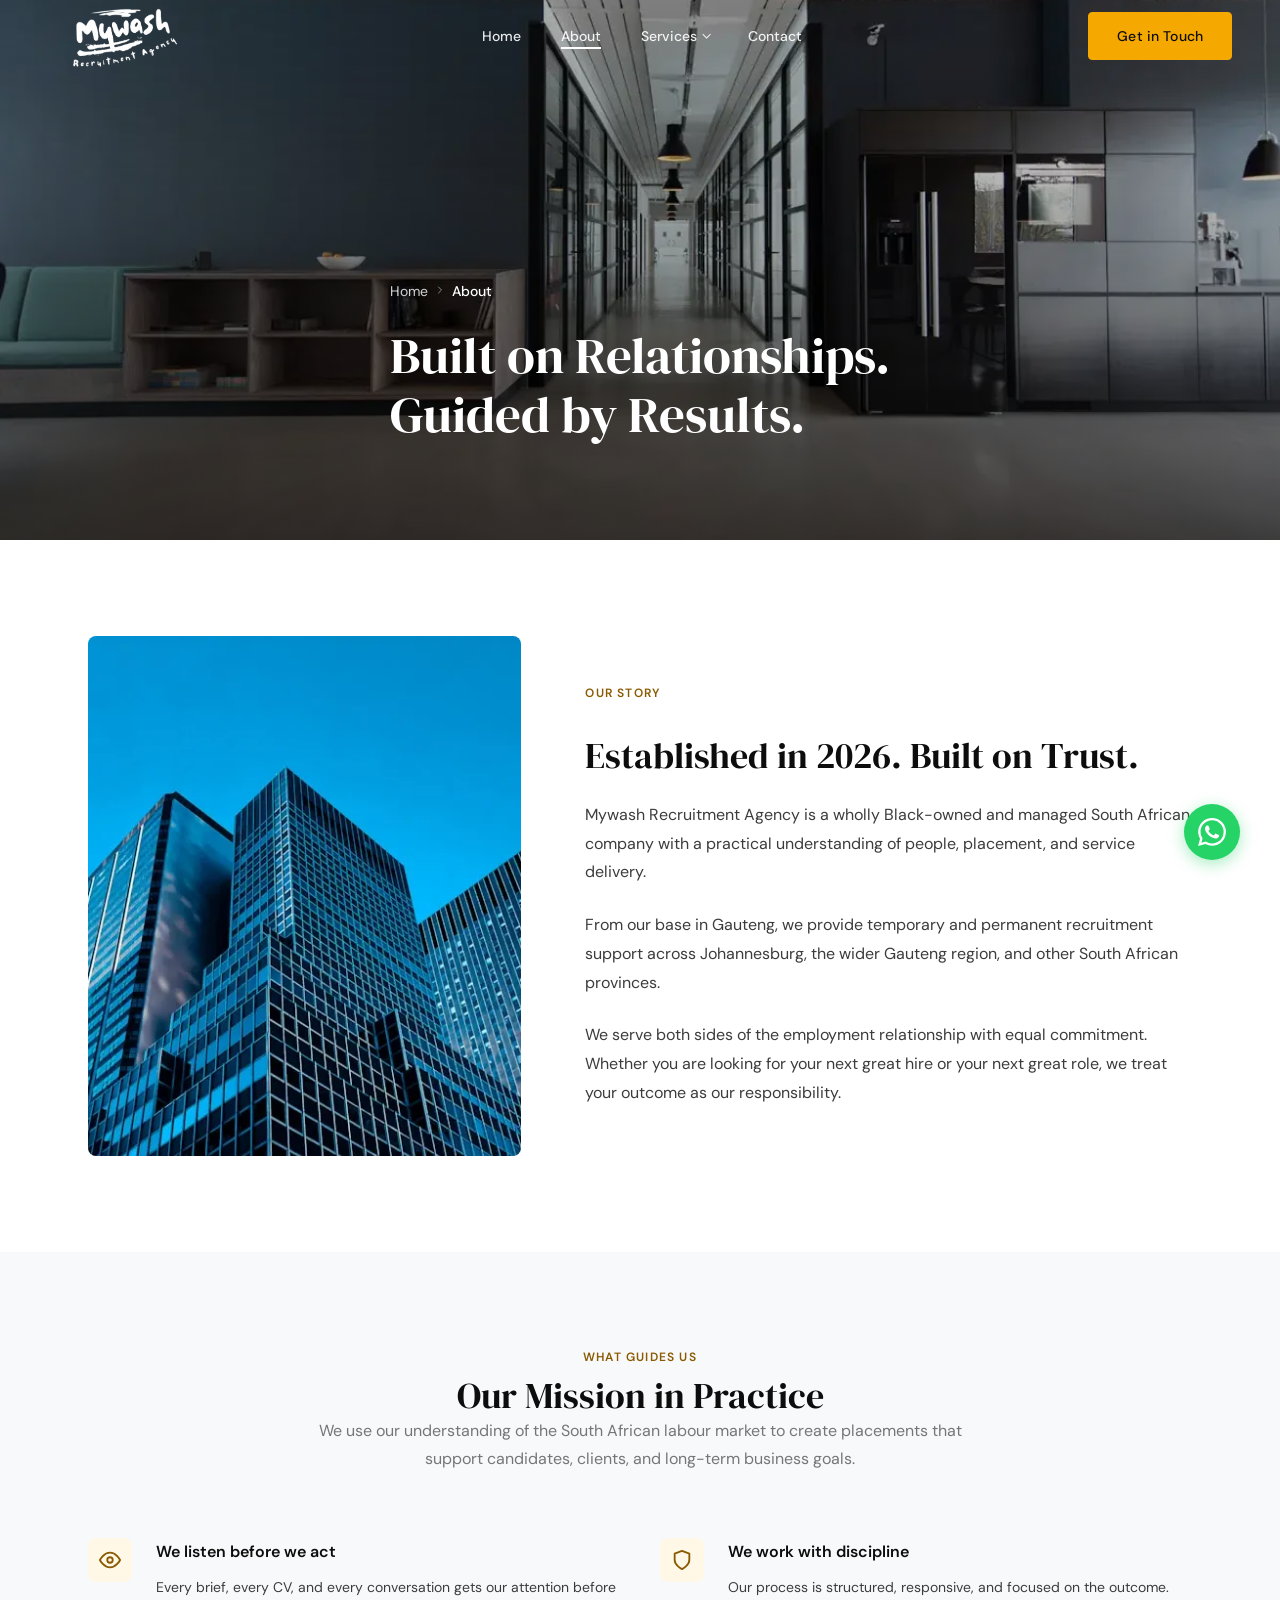
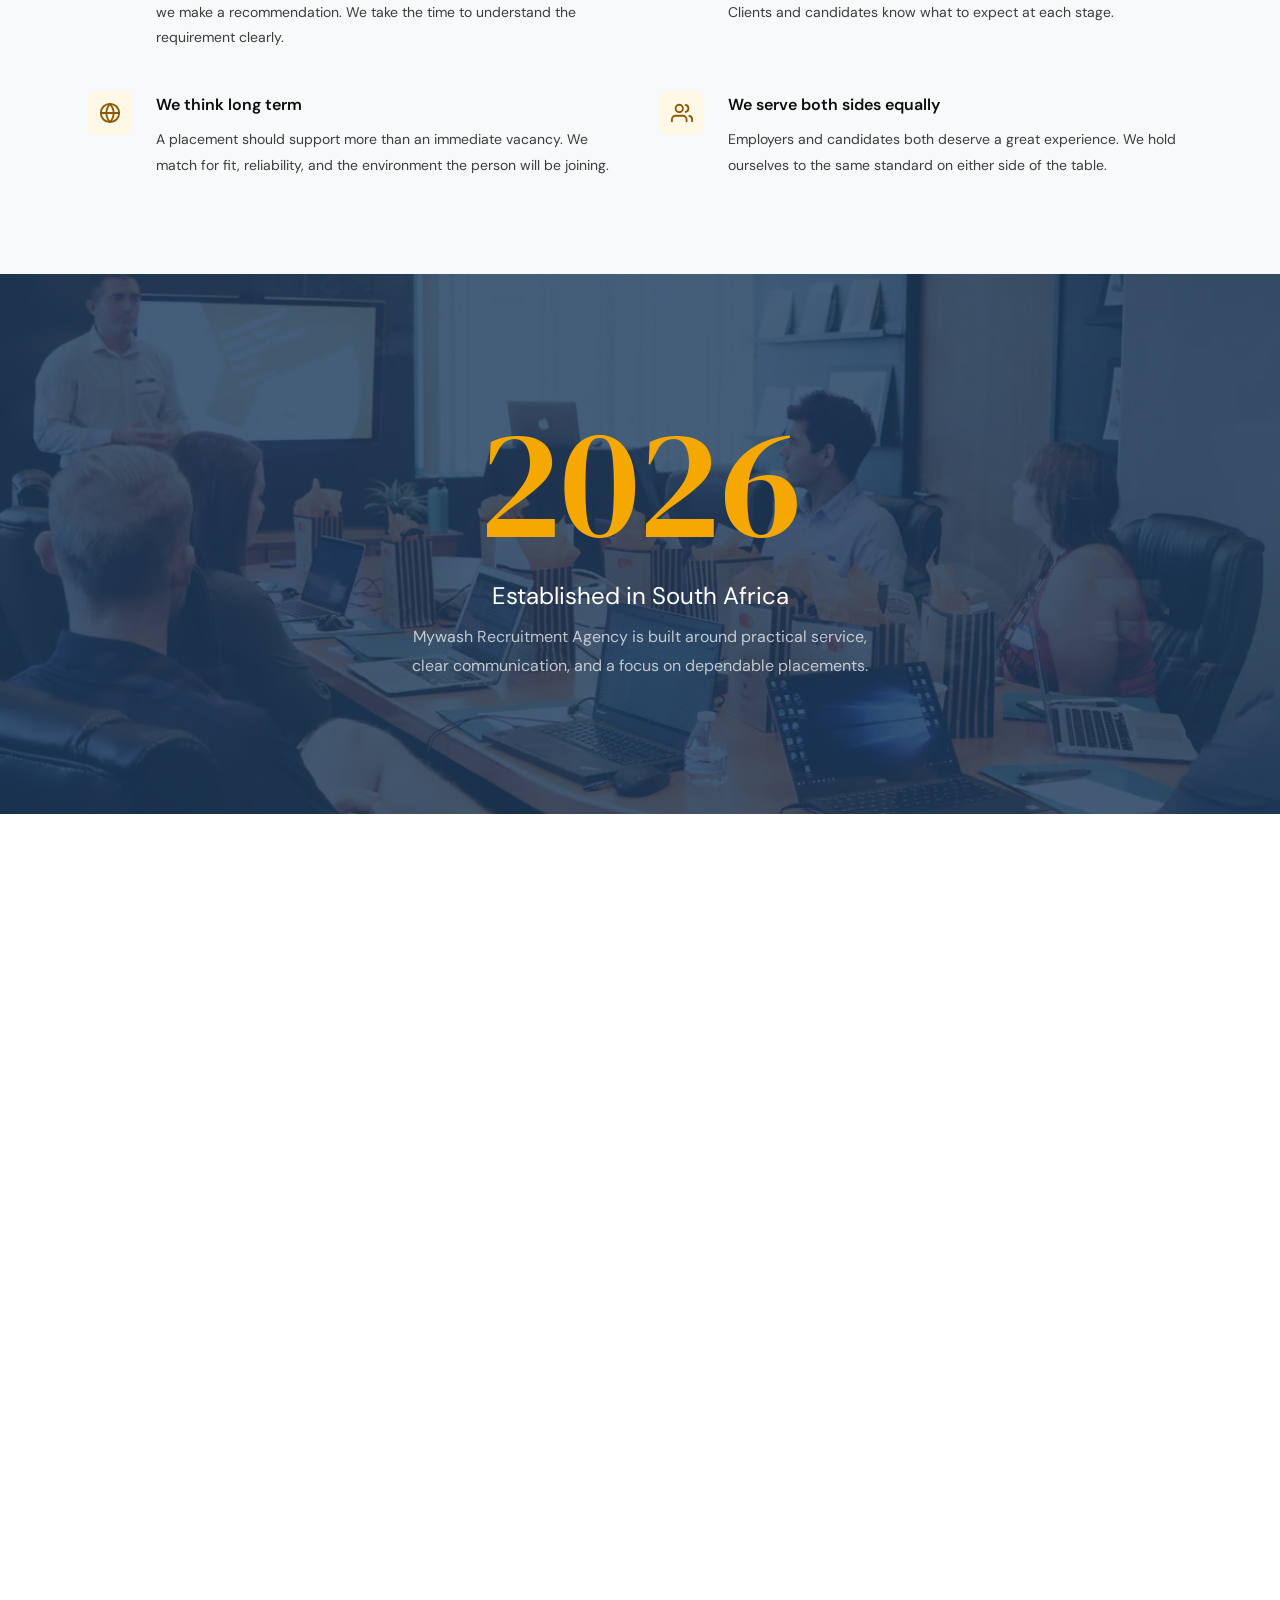
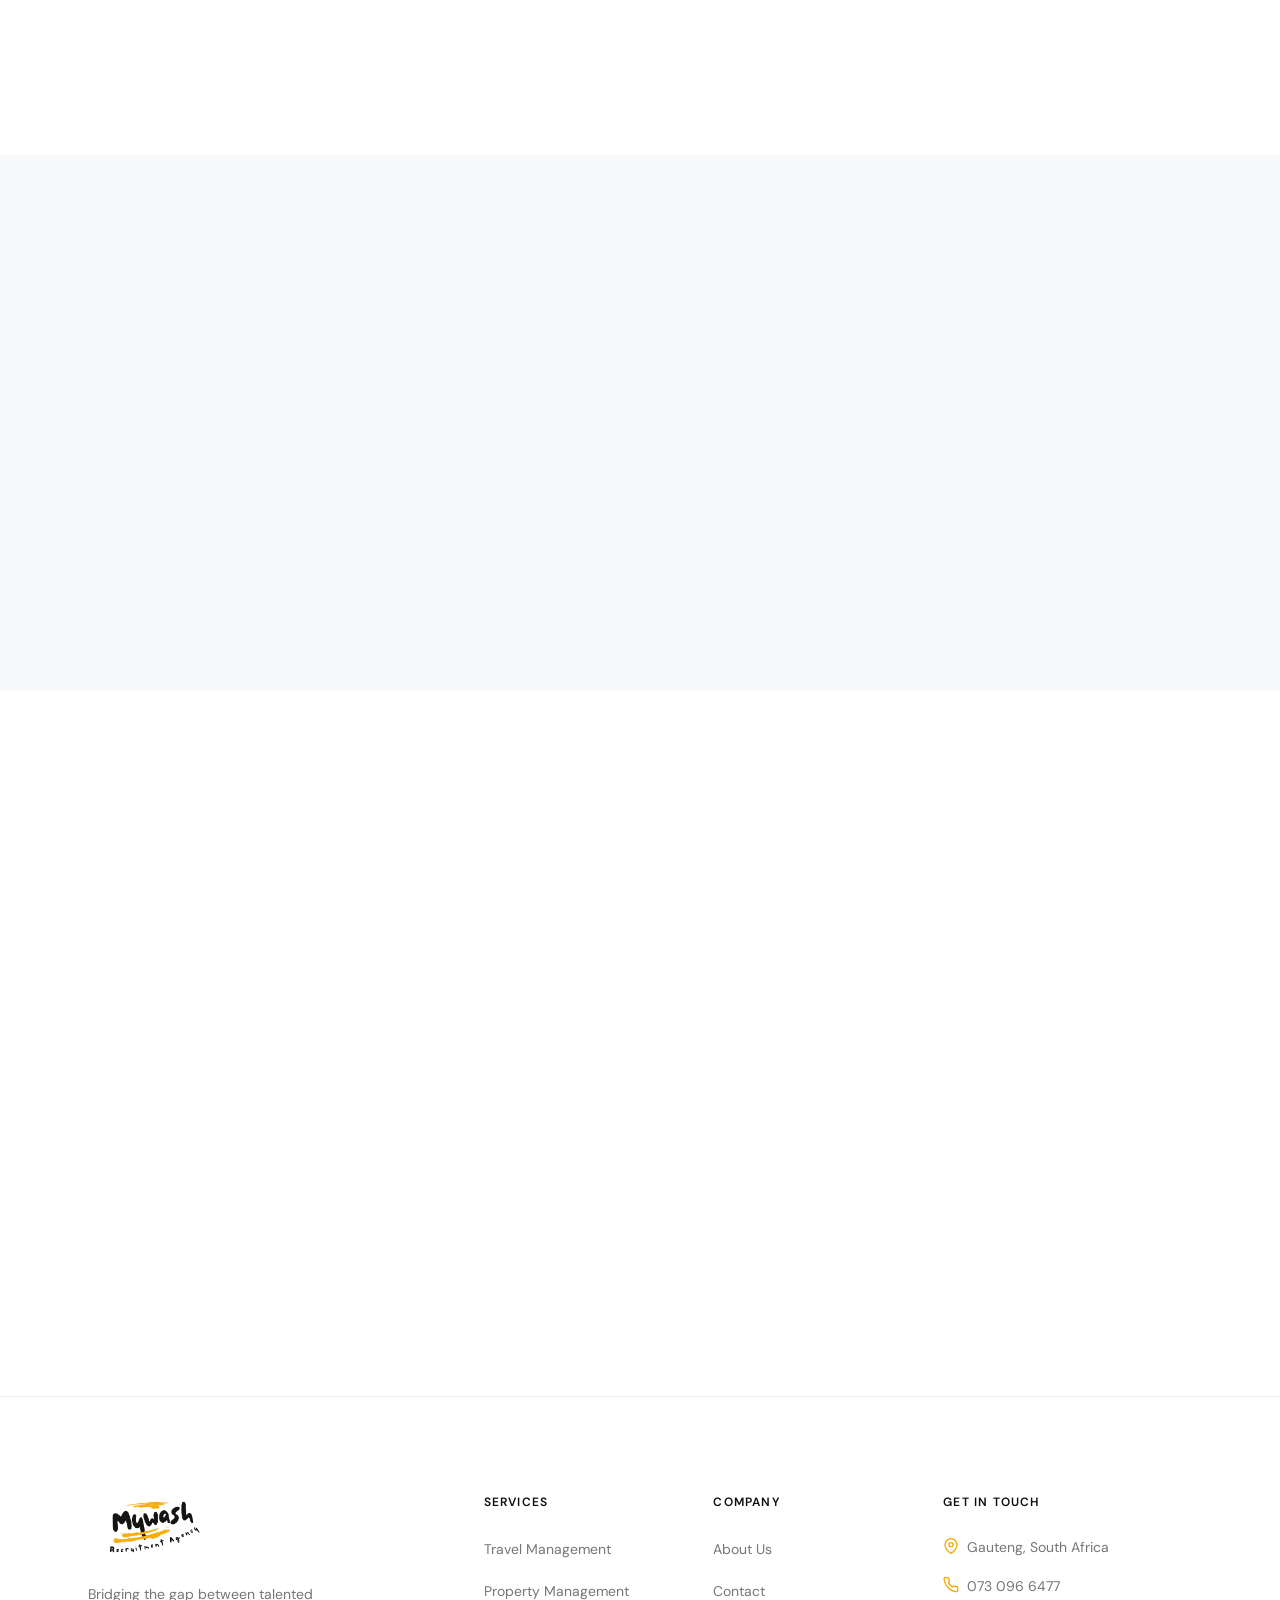
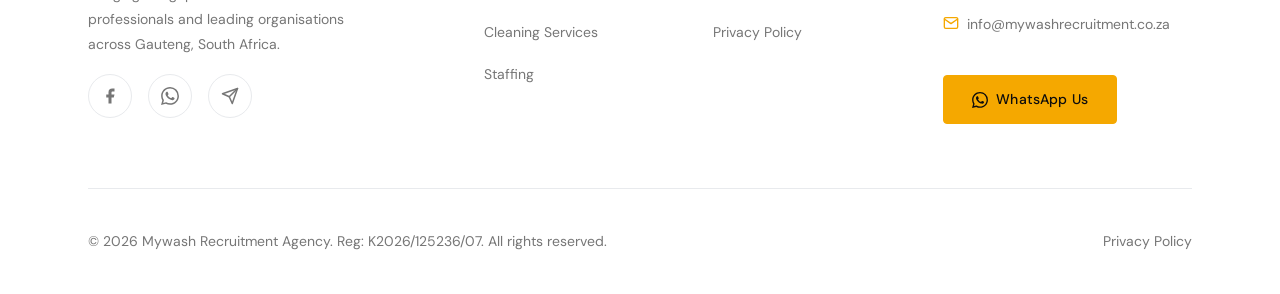
<file: about.html>
<!DOCTYPE html>
<html lang="en">
<head>
  <meta charset="UTF-8" />
  <meta name="viewport" content="width=device-width, initial-scale=1.0" />

  <!-- Primary SEO -->
  <title>About Us | Mywash Recruitment Agency - Gauteng</title>
  <meta name="description" content="Meet the team behind Mywash Recruitment Agency. Based in Gauteng, we connect top talent with leading organisations through a personalised, strategic approach to recruitment." />
  <link rel="canonical" href="https://www.mywashrecruitment.co.za/about.html" />
  <meta name="robots" content="index, follow" />

  <!-- Open Graph -->
  <meta property="og:type"         content="website" />
  <meta property="og:title"        content="About Mywash Recruitment Agency" />
  <meta property="og:description"  content="Based in Gauteng, we connect top talent with leading organisations through a personalised, strategic approach to recruitment." />
  <meta property="og:url"          content="https://www.mywashrecruitment.co.za/about.html" />
  <meta property="og:image"        content="https://www.mywashrecruitment.co.za/images/about_hero-1200.webp" />
  <meta property="og:image:width"  content="1200" />
  <meta property="og:image:height" content="800" />
  <meta property="og:site_name"    content="Mywash Recruitment Agency" />

  <!-- Twitter/X Card -->
  <meta name="twitter:card"        content="summary_large_image" />
  <meta name="twitter:title"       content="About Mywash Recruitment Agency" />
  <meta name="twitter:description" content="Based in Gauteng, we connect top talent with leading organisations through a personalised, strategic approach to recruitment." />
  <meta name="twitter:image"       content="https://www.mywashrecruitment.co.za/images/about_hero-1200.webp" />

  <!-- Preconnect -->
  <link rel="preconnect" href="https://fonts.googleapis.com" />
  <link rel="preconnect" href="https://fonts.gstatic.com" crossorigin />

  <!-- Fonts -->
  <link href="https://fonts.googleapis.com/css2?family=DM+Serif+Display&family=DM+Sans:wght@400;500;600&display=swap" rel="stylesheet" media="print" onload="this.media='all'" />
  <noscript><link href="https://fonts.googleapis.com/css2?family=DM+Serif+Display&family=DM+Sans:wght@400;500;600&display=swap" rel="stylesheet" /></noscript>

  <!-- Favicon -->
  <link rel="icon" type="image/png" href="/images/logo.png" />
  <link rel="apple-touch-icon" href="/images/logo.png" sizes="180x180" />
  <link rel="manifest" href="/site.webmanifest" />
  <meta name="theme-color" content="#F5A800" />

  <!-- Structured Data: Organization -->
  <script type="application/ld+json">
  {
    "@context": "https://schema.org",
    "@type": "Organization",
    "name": "Mywash Recruitment Agency",
    "url": "https://www.mywashrecruitment.co.za",
    "logo": "https://www.mywashrecruitment.co.za/images/logo.png",
    "description": "Mywash Recruitment Agency bridges the gap between talented professionals and leading organisations in Gauteng, South Africa.",
    "address": {
      "@type": "PostalAddress",
      "addressRegion": "Gauteng",
      "addressCountry": "ZA"
    },
    "contactPoint": {
      "@type": "ContactPoint",
      "contactType": "customer service",
      "telephone": "+27730966477",
      "email": "info@mywashrecruitment.co.za"
    },
    "foundingDate": "2026",
    "registration": "K2026/125236/07"
  }
  </script>

  <!-- Structured Data: BreadcrumbList -->
  <script type="application/ld+json">
  {
    "@context": "https://schema.org",
    "@type": "BreadcrumbList",
    "itemListElement": [
      { "@type": "ListItem", "position": 1, "name": "Home", "item": "https://www.mywashrecruitment.co.za/" },
      { "@type": "ListItem", "position": 2, "name": "About", "item": "https://www.mywashrecruitment.co.za/about.html" }
    ]
  }
  </script>

  <!-- Stylesheet -->
  <link rel="preload" as="image" href="/images/about_hero-900.webp" imagesrcset="/images/about_hero-900.webp 900w, /images/about_hero-1200.webp 1200w" imagesizes="100vw" type="image/webp" fetchpriority="high" />
  <link rel="stylesheet" href="/css/main.css" />

  <style>
    /* ── Page-specific styles ── */

    /* Promise split section */
    .promise {
      display: grid;
      grid-template-columns: 1fr;
      gap: var(--space-xl);
    }

    .promise__col {
      padding: var(--space-lg);
      border-radius: var(--radius-card);
      border: 1px solid var(--color-border);
    }

    .promise__col--candidates {
      border-left: 4px solid var(--color-primary);
    }

    .promise__col--clients {
      border-left: 4px solid var(--color-secondary);
    }

    .promise__col-title {
      font-family: var(--font-body);
      font-size: var(--text-body);
      font-weight: 600;
      color: var(--color-text-primary);
      margin-bottom: var(--space-md);
      display: flex;
      align-items: center;
      gap: var(--space-xs);
    }

    .promise__col-title-dot {
      width: 10px;
      height: 10px;
      border-radius: 50%;
      flex-shrink: 0;
    }

    .promise__col--candidates .promise__col-title-dot {
      background-color: var(--color-primary);
    }

    .promise__col--clients .promise__col-title-dot {
      background-color: var(--color-secondary);
    }

    @media (min-width: 768px) {
      .promise {
        grid-template-columns: 1fr 1fr;
      }
    }

    /* Featured team card for a single-profile section */
    .team-feature {
      max-width: 1040px;
      margin: 0 auto;
    }

    .team-card--featured {
      position: relative;
      display: grid;
      grid-template-columns: 1fr;
      gap: var(--space-lg);
      align-items: stretch;
      max-width: none;
      padding: clamp(1.5rem, 4vw, 3rem);
      overflow: hidden;
      border: 1px solid var(--color-border);
      border-radius: var(--radius-card);
      background:
        linear-gradient(135deg, rgba(255, 248, 230, 0.82) 0%, rgba(255, 255, 255, 0.96) 46%),
        var(--color-white);
      text-align: left;
    }

    .team-card--featured::before {
      content: "";
      position: absolute;
      inset: 0 0 auto;
      height: 4px;
      background: var(--color-primary);
    }

    .team-card__media {
      position: relative;
      align-self: start;
      max-width: 340px;
      margin: 0 auto;
      width: 100%;
    }

    .team-card--featured .team-card__photo {
      width: 100%;
      height: auto;
      aspect-ratio: 4 / 5;
      margin: 0;
      border: 0;
      border-radius: var(--radius-card);
      object-fit: cover;
      object-position: center top;
    }

    .team-card__badge {
      position: absolute;
      right: var(--space-sm);
      bottom: var(--space-sm);
      display: inline-flex;
      flex-direction: column;
      gap: 0.125rem;
      min-width: 8.5rem;
      padding: 0.75rem 1rem;
      border-radius: var(--radius-card);
      background-color: rgba(13, 13, 13, 0.88);
      color: var(--color-white);
    }

    .team-card__badge-value {
      font-family: var(--font-display);
      font-size: 1.85rem;
      line-height: 1;
    }

    .team-card__badge-label {
      font-size: var(--text-label);
      line-height: 1.25;
      color: rgba(255, 255, 255, 0.82);
    }

    .team-card__content {
      display: flex;
      flex-direction: column;
      justify-content: center;
      gap: var(--space-sm);
    }

    .team-card__eyebrow {
      font-size: var(--text-label);
      font-weight: 600;
      letter-spacing: var(--tracking-label);
      text-transform: uppercase;
      color: var(--color-primary-hover);
    }

    .team-card--featured .team-card__name {
      margin-bottom: 0;
      font-size: clamp(1.75rem, 4vw, 2.75rem);
    }

    .team-card--featured .team-card__title {
      margin-bottom: 0;
      color: var(--color-text-body);
      font-size: var(--text-body);
      font-weight: 600;
    }

    .team-card__summary {
      max-width: 40rem;
      margin: var(--space-xs) 0 0;
      color: var(--color-text-primary);
      font-size: clamp(1.05rem, 2vw, 1.25rem);
      line-height: var(--leading-normal);
    }

    .team-card--featured .team-card__bio {
      max-width: 42rem;
      color: var(--color-text-body);
      font-size: var(--text-body);
      line-height: var(--leading-loose);
    }

    .team-card__highlights {
      display: grid;
      grid-template-columns: 1fr;
      gap: var(--space-xs);
      margin-top: var(--space-sm);
      padding-top: var(--space-md);
      border-top: 1px solid var(--color-border);
    }

    .team-card__highlight {
      display: flex;
      align-items: center;
      gap: 0.625rem;
      color: var(--color-text-body);
      font-size: var(--text-small);
    }

    .team-card__highlight svg {
      flex: 0 0 auto;
      color: var(--color-primary-hover);
    }

    @media (min-width: 640px) {
      .team-card__highlights {
        grid-template-columns: repeat(3, minmax(0, 1fr));
      }
    }

    @media (min-width: 840px) {
      .team-card--featured {
        grid-template-columns: minmax(260px, 340px) minmax(0, 1fr);
        gap: var(--space-xl);
      }

      .team-card__media {
        margin: 0;
      }
    }

    /* Sector pills */
    .sectors__list {
      display: flex;
      flex-wrap: wrap;
      gap: var(--space-sm);
      margin-top: var(--space-lg);
    }

    .sector-pill {
      display: inline-flex;
      align-items: center;
      gap: 0.375rem;
      padding: 0.5rem 1rem;
      background-color: var(--color-primary-light);
      border: 1px solid var(--color-primary);
      border-radius: 999px;
      font-size: var(--text-small);
      font-weight: 500;
      color: var(--color-text-primary);
    }

    .sector-pill svg {
      color: var(--color-primary);
      flex-shrink: 0;
    }

    /* Stat overlay panel */
    .stat-panel {
      position: relative;
      min-height: 60vh;
      display: flex;
      align-items: center;
      justify-content: center;
      overflow: hidden;
    }

    .stat-panel__bg {
      position: absolute;
      inset: 0;
      width: 100%;
      height: 100%;
      object-fit: cover;
      object-position: center;
      z-index: 0;
    }

    .stat-panel::after {
      content: '';
      position: absolute;
      inset: 0;
      background: rgba(27, 58, 92, 0.82);
      z-index: 0;
    }

    .stat-panel__content {
      position: relative;
      z-index: 1;
      text-align: center;
      padding: var(--space-2xl) var(--gutter);
    }

    .stat-panel__number {
      font-family: var(--font-display);
      font-size: clamp(5rem, 12vw, 10rem);
      color: var(--color-primary);
      line-height: 1;
      display: block;
    }

    .stat-panel__label {
      font-size: var(--text-h3);
      color: var(--color-white);
      margin-top: var(--space-sm);
      display: block;
    }

    .stat-panel__sub {
      font-size: var(--text-body);
      color: rgba(255,255,255,0.7);
      margin-top: var(--space-xs);
      max-width: 480px;
      margin-left: auto;
      margin-right: auto;
    }
  </style>
</head>

<body>

  <!-- Skip link -->
  <a href="#main-content" class="skip-link">Skip to main content</a>

  <!-- ═══════════════════════════════════════════════════════════
       NAVIGATION
  ═══════════════════════════════════════════════════════════ -->
  <header>
    <nav class="nav nav--transparent" aria-label="Main navigation">
      <div class="nav__inner">
        <a href="/" class="nav__logo" aria-label="Mywash Recruitment Agency - Home">
          <img src="/images/logo.png" alt="Mywash Recruitment Agency logo" class="nav__logo-img" width="382" height="120" />
        </a>
        <ul class="nav__links" role="list">
          <li><a href="/" class="nav__link">Home</a></li>
          <li><a href="/about.html" class="nav__link is-active">About</a></li>
          <li class="nav__dropdown">
            <a href="#" class="nav__link" aria-haspopup="true">Services</a>
            <ul class="nav__dropdown-menu" role="list">
              <li><a href="/services/travel-management.html" class="nav__dropdown-item">Travel Management</a></li>
              <li><a href="/services/property-management.html" class="nav__dropdown-item">Property Management</a></li>
              <li><a href="/services/cleaning-services.html" class="nav__dropdown-item">Cleaning Services</a></li>
              <li><a href="/services/staffing.html" class="nav__dropdown-item">Staffing</a></li>
            </ul>
          </li>
          <li><a href="/contact.html" class="nav__link">Contact</a></li>
        </ul>
        <a href="/contact.html" class="btn btn--primary nav__cta">Get in Touch</a>
        <button type="button" class="nav__hamburger" aria-label="Open menu" aria-expanded="false" aria-controls="mobile-drawer">
          <span class="nav__hamburger-line"></span>
          <span class="nav__hamburger-line"></span>
          <span class="nav__hamburger-line"></span>
        </button>
      </div>
    </nav>

    <!-- Mobile drawer -->
    <div class="nav__drawer" id="mobile-drawer" role="dialog" aria-label="Mobile navigation" aria-modal="true">
      <button type="button" class="nav__drawer-close" aria-label="Close menu">
        <svg width="24" height="24" viewBox="0 0 24 24" fill="none" stroke="currentColor" stroke-width="2" stroke-linecap="round" stroke-linejoin="round" aria-hidden="true"><line x1="18" y1="6" x2="6" y2="18"/><line x1="6" y1="6" x2="18" y2="18"/></svg>
      </button>
      <nav aria-label="Mobile navigation">
        <ul class="nav__drawer-links" role="list">
          <li><a href="/" class="nav__drawer-link">Home</a></li>
          <li><a href="/about.html" class="nav__drawer-link">About</a></li>
          <li>
            <span class="nav__drawer-sublabel">Services</span>
            <a href="/services/travel-management.html" class="nav__drawer-sublink">Travel Management</a>
            <a href="/services/property-management.html" class="nav__drawer-sublink">Property Management</a>
            <a href="/services/cleaning-services.html" class="nav__drawer-sublink">Cleaning Services</a>
            <a href="/services/staffing.html" class="nav__drawer-sublink">Staffing</a>
          </li>
          <li><a href="/contact.html" class="nav__drawer-link">Contact</a></li>
        </ul>
      </nav>
      <div class="nav__drawer-cta">
        <a href="/contact.html" class="btn btn--primary">Get in Touch</a>
      </div>
    </div>
    <div class="nav__overlay" aria-hidden="true"></div>
  </header>

  <main id="main-content">

    <!-- ═══════════════════════════════════════════════════════════
         PAGE HERO
    ═══════════════════════════════════════════════════════════ -->
    <section class="page-hero page-hero--lg" aria-label="About page hero">
      <picture class="page-hero__bg">
        <source srcset="/images/about_hero-900.webp 900w, /images/about_hero-1200.webp 1200w" sizes="100vw" type="image/webp" />
        <img src="/images/about_hero-1200.webp" alt="Modern professional office with natural light and collaborative workspace" width="1200" height="802" fetchpriority="high" decoding="async" />
      </picture>
      <div class="container">
        <div class="page-hero__content">
          <nav aria-label="Breadcrumb">
            <ol class="breadcrumb">
              <li class="breadcrumb__item">
                <a href="/" class="breadcrumb__link">Home</a>
                <span class="breadcrumb__sep" aria-hidden="true">
                  <svg width="12" height="12" viewBox="0 0 24 24" fill="none" stroke="currentColor" stroke-width="2" stroke-linecap="round" stroke-linejoin="round"><polyline points="9 18 15 12 9 6"/></svg>
                </span>
              </li>
              <li class="breadcrumb__item">
                <span class="breadcrumb__current">About</span>
              </li>
            </ol>
          </nav>
          <h1 class="page-hero__title">Built on Relationships.<br>Guided by Results.</h1>
        </div>
      </div>
    </section>

    <!-- ═══════════════════════════════════════════════════════════
         OUR STORY
    ═══════════════════════════════════════════════════════════ -->
    <section class="section-pad" aria-labelledby="story-heading">
      <div class="container">
        <div class="two-col">
          <div class="two-col__media reveal">
            <img
              src="/images/about_story.webp"
              alt="Professional office building representing Mywash Recruitment Agency headquarters in Gauteng"
              width="800"
              height="520"
              loading="lazy"
              decoding="async"
            />
          </div>
          <div class="two-col__content reveal">
            <span class="label">Our Story</span>
            <h2 id="story-heading">Established in 2026. Built on Trust.</h2>
            <p>Mywash Recruitment Agency is a wholly Black-owned and managed South African company with a practical understanding of people, placement, and service delivery.</p>
            <p>From our base in Gauteng, we provide temporary and permanent recruitment support across Johannesburg, the wider Gauteng region, and other South African provinces.</p>
            <p>We serve both sides of the employment relationship with equal commitment. Whether you are looking for your next great hire or your next great role, we treat your outcome as our responsibility.</p>
          </div>
        </div>
      </div>
    </section>

    <!-- ═══════════════════════════════════════════════════════════
         MISSION & VALUES
    ═══════════════════════════════════════════════════════════ -->
    <section class="section-pad bg-surface" aria-labelledby="values-heading">
      <div class="container">
        <header class="section-header reveal">
          <span class="label">What Guides Us</span>
          <h2 id="values-heading">Our Mission in Practice</h2>
          <p class="section-header__subtitle">We use our understanding of the South African labour market to create placements that support candidates, clients, and long-term business goals.</p>
        </header>

        <div class="values__grid reveal-stagger">
          <div class="value-item reveal">
            <div class="value-item__icon" aria-hidden="true">
              <svg width="22" height="22" viewBox="0 0 24 24" fill="none" stroke="currentColor" stroke-width="2" stroke-linecap="round" stroke-linejoin="round"><path d="M1 12s4-8 11-8 11 8 11 8-4 8-11 8-11-8-11-8z"/><circle cx="12" cy="12" r="3"/></svg>
            </div>
            <div>
              <p class="value-item__title">We listen before we act</p>
              <p class="value-item__text">Every brief, every CV, and every conversation gets our attention before we make a recommendation. We take the time to understand the requirement clearly.</p>
            </div>
          </div>
          <div class="value-item reveal">
            <div class="value-item__icon" aria-hidden="true">
              <svg width="22" height="22" viewBox="0 0 24 24" fill="none" stroke="currentColor" stroke-width="2" stroke-linecap="round" stroke-linejoin="round"><path d="M12 22s8-4 8-10V5l-8-3-8 3v7c0 6 8 10 8 10z"/></svg>
            </div>
            <div>
              <p class="value-item__title">We work with discipline</p>
              <p class="value-item__text">Our process is structured, responsive, and focused on the outcome. Clients and candidates know what to expect at each stage.</p>
            </div>
          </div>
          <div class="value-item reveal">
            <div class="value-item__icon" aria-hidden="true">
              <svg width="22" height="22" viewBox="0 0 24 24" fill="none" stroke="currentColor" stroke-width="2" stroke-linecap="round" stroke-linejoin="round"><circle cx="12" cy="12" r="10"/><line x1="2" y1="12" x2="22" y2="12"/><path d="M12 2a15.3 15.3 0 0 1 4 10 15.3 15.3 0 0 1-4 10 15.3 15.3 0 0 1-4-10 15.3 15.3 0 0 1 4-10z"/></svg>
            </div>
            <div>
              <p class="value-item__title">We think long term</p>
              <p class="value-item__text">A placement should support more than an immediate vacancy. We match for fit, reliability, and the environment the person will be joining.</p>
            </div>
          </div>
          <div class="value-item reveal">
            <div class="value-item__icon" aria-hidden="true">
              <svg width="22" height="22" viewBox="0 0 24 24" fill="none" stroke="currentColor" stroke-width="2" stroke-linecap="round" stroke-linejoin="round"><path d="M17 21v-2a4 4 0 0 0-4-4H5a4 4 0 0 0-4 4v2"/><circle cx="9" cy="7" r="4"/><path d="M23 21v-2a4 4 0 0 0-3-3.87"/><path d="M16 3.13a4 4 0 0 1 0 7.75"/></svg>
            </div>
            <div>
              <p class="value-item__title">We serve both sides equally</p>
              <p class="value-item__text">Employers and candidates both deserve a great experience. We hold ourselves to the same standard on either side of the table.</p>
            </div>
          </div>
        </div>
      </div>
    </section>

    <!-- ═══════════════════════════════════════════════════════════
         STAT OVERLAY PANEL
    ═══════════════════════════════════════════════════════════ -->
    <section class="stat-panel" aria-label="Established in 2026 in South Africa">
      <img src="/images/about_stat-1200.webp" alt="Business professionals collaborating in a modern boardroom setting" class="stat-panel__bg" width="1200" height="800" loading="lazy" decoding="async" />
      <div class="stat-panel__content reveal">
        <span class="stat-panel__number">2026</span>
        <span class="stat-panel__label">Established in South Africa</span>
        <p class="stat-panel__sub">Mywash Recruitment Agency is built around practical service, clear communication, and a focus on dependable placements.</p>
      </div>
    </section>

    <!-- ═══════════════════════════════════════════════════════════
         MEET THE TEAM
    ═══════════════════════════════════════════════════════════ -->
    <section class="section-pad" aria-labelledby="team-heading">
      <div class="container">
        <header class="section-header reveal">
          <span class="label">The People Behind the Work</span>
          <h2 id="team-heading">Meet Our Team</h2>
          <p class="section-header__subtitle">Every placement we make reflects the expertise, care, and professionalism of the people on our team.</p>
        </header>

        <div class="team-feature reveal-stagger">

          <!-- Managing Director -->
          <article class="team-card team-card--featured reveal">
            <div class="team-card__media">
              <img
                src="/images/tshabuse.webp"
                alt="Tshabuse NM, Managing Director at Mywash Recruitment Agency"
                class="team-card__photo"
                width="340" height="425"
                loading="lazy"
                decoding="async"
              />
              <div class="team-card__badge" aria-label="Over 10 years of recruitment experience">
                <span class="team-card__badge-value">10+</span>
                <span class="team-card__badge-label">Years in recruitment</span>
              </div>
            </div>
            <div class="team-card__content">
              <span class="team-card__eyebrow">Founder-Led Recruitment</span>
              <h3 class="team-card__name">Tshabuse NM</h3>
              <p class="team-card__title">Managing Director</p>
              <p class="team-card__summary">Hands-on recruitment leadership shaped by more than a decade of FMCG experience and a practical understanding of what makes placements last.</p>
              <p class="team-card__bio">Tshabuse brings a strategic, relationship-led approach to talent acquisition, connecting capable people with companies that need dependable teams. His work is focused on quality conversations, clear expectations, and long-term fit for both candidates and employers.</p>
              <div class="team-card__highlights" aria-label="Leadership focus areas">
                <span class="team-card__highlight">
                  <svg width="18" height="18" viewBox="0 0 24 24" fill="none" stroke="currentColor" stroke-width="2" stroke-linecap="round" stroke-linejoin="round" aria-hidden="true"><path d="M16 21v-2a4 4 0 0 0-4-4H6a4 4 0 0 0-4 4v2"/><path d="M16 3.13a4 4 0 0 1 0 7.75"/><path d="M22 21v-2a4 4 0 0 0-3-3.87"/><circle cx="9" cy="7" r="4"/></svg>
                  Talent matching
                </span>
                <span class="team-card__highlight">
                  <svg width="18" height="18" viewBox="0 0 24 24" fill="none" stroke="currentColor" stroke-width="2" stroke-linecap="round" stroke-linejoin="round" aria-hidden="true"><path d="M12 2v20"/><path d="m17 5-5-3-5 3"/><path d="m17 19-5 3-5-3"/><path d="M2 12h20"/><path d="m5 7-3 5 3 5"/><path d="m19 7 3 5-3 5"/></svg>
                  FMCG networks
                </span>
                <span class="team-card__highlight">
                  <svg width="18" height="18" viewBox="0 0 24 24" fill="none" stroke="currentColor" stroke-width="2" stroke-linecap="round" stroke-linejoin="round" aria-hidden="true"><path d="M20 6 9 17l-5-5"/></svg>
                  Lasting placements
                </span>
              </div>
            </div>
          </article>

        </div>
      </div>
    </section>

    <!-- ═══════════════════════════════════════════════════════════
         SECTORS WE SERVE
    ═══════════════════════════════════════════════════════════ -->
    <section class="section-pad bg-surface" aria-labelledby="sectors-heading">
      <div class="container">
        <header class="section-header reveal">
          <span class="label">Where We Work</span>
          <h2 id="sectors-heading">Sectors We Cover</h2>
          <p class="section-header__subtitle">From fast-moving consumer goods to domestic, cleaning, caregiving, hospitality, and corporate service roles, our networks cover the sectors clients rely on daily.</p>
        </header>

        <div class="sectors__list reveal">
          <span class="sector-pill">
            <svg width="14" height="14" viewBox="0 0 24 24" fill="none" stroke="currentColor" stroke-width="2" stroke-linecap="round" stroke-linejoin="round" aria-hidden="true"><polyline points="20 6 9 17 4 12"/></svg>
            FMCG / General Assistants
          </span>
          <span class="sector-pill">
            <svg width="14" height="14" viewBox="0 0 24 24" fill="none" stroke="currentColor" stroke-width="2" stroke-linecap="round" stroke-linejoin="round" aria-hidden="true"><polyline points="20 6 9 17 4 12"/></svg>
            Property Management
          </span>
          <span class="sector-pill">
            <svg width="14" height="14" viewBox="0 0 24 24" fill="none" stroke="currentColor" stroke-width="2" stroke-linecap="round" stroke-linejoin="round" aria-hidden="true"><polyline points="20 6 9 17 4 12"/></svg>
            Domestic Workers
          </span>
          <span class="sector-pill">
            <svg width="14" height="14" viewBox="0 0 24 24" fill="none" stroke="currentColor" stroke-width="2" stroke-linecap="round" stroke-linejoin="round" aria-hidden="true"><polyline points="20 6 9 17 4 12"/></svg>
            Nannies / Childminders
          </span>
          <span class="sector-pill">
            <svg width="14" height="14" viewBox="0 0 24 24" fill="none" stroke="currentColor" stroke-width="2" stroke-linecap="round" stroke-linejoin="round" aria-hidden="true"><polyline points="20 6 9 17 4 12"/></svg>
            Office Cleaners / Tea Staff
          </span>
          <span class="sector-pill">
            <svg width="14" height="14" viewBox="0 0 24 24" fill="none" stroke="currentColor" stroke-width="2" stroke-linecap="round" stroke-linejoin="round" aria-hidden="true"><polyline points="20 6 9 17 4 12"/></svg>
            Industrial Cleaning
          </span>
          <span class="sector-pill">
            <svg width="14" height="14" viewBox="0 0 24 24" fill="none" stroke="currentColor" stroke-width="2" stroke-linecap="round" stroke-linejoin="round" aria-hidden="true"><polyline points="20 6 9 17 4 12"/></svg>
            Healthcare Cleaning
          </span>
          <span class="sector-pill">
            <svg width="14" height="14" viewBox="0 0 24 24" fill="none" stroke="currentColor" stroke-width="2" stroke-linecap="round" stroke-linejoin="round" aria-hidden="true"><polyline points="20 6 9 17 4 12"/></svg>
            Commercial Cleaning
          </span>
          <span class="sector-pill">
            <svg width="14" height="14" viewBox="0 0 24 24" fill="none" stroke="currentColor" stroke-width="2" stroke-linecap="round" stroke-linejoin="round" aria-hidden="true"><polyline points="20 6 9 17 4 12"/></svg>
            Corporate Cleaners
          </span>
          <span class="sector-pill">
            <svg width="14" height="14" viewBox="0 0 24 24" fill="none" stroke="currentColor" stroke-width="2" stroke-linecap="round" stroke-linejoin="round" aria-hidden="true"><polyline points="20 6 9 17 4 12"/></svg>
            Caregivers
          </span>
          <span class="sector-pill">
            <svg width="14" height="14" viewBox="0 0 24 24" fill="none" stroke="currentColor" stroke-width="2" stroke-linecap="round" stroke-linejoin="round" aria-hidden="true"><polyline points="20 6 9 17 4 12"/></svg>
            Hospitality &amp; Education
          </span>
          <span class="sector-pill">
            <svg width="14" height="14" viewBox="0 0 24 24" fill="none" stroke="currentColor" stroke-width="2" stroke-linecap="round" stroke-linejoin="round" aria-hidden="true"><polyline points="20 6 9 17 4 12"/></svg>
            Maintenance &amp; Operations
          </span>
          <span class="sector-pill">
            <svg width="14" height="14" viewBox="0 0 24 24" fill="none" stroke="currentColor" stroke-width="2" stroke-linecap="round" stroke-linejoin="round" aria-hidden="true"><polyline points="20 6 9 17 4 12"/></svg>
            Travel &amp; Tourism
          </span>
        </div>
      </div>
    </section>

    <!-- ═══════════════════════════════════════════════════════════
         CANDIDATE & CLIENT PROMISE
    ═══════════════════════════════════════════════════════════ -->
    <section class="section-pad" aria-labelledby="promise-heading">
      <div class="container">
        <header class="section-header reveal">
          <span class="label">Our Commitment</span>
          <h2 id="promise-heading">What You Can Expect From Us</h2>
        </header>

        <div class="promise reveal">
          <div class="promise__col promise__col--candidates">
            <p class="promise__col-title">
              <span class="promise__col-title-dot" aria-hidden="true"></span>
              For Job Seekers
            </p>
            <ul class="checklist" role="list">
              <li class="checklist__item">
                <svg class="checklist__icon" viewBox="0 0 24 24" fill="none" stroke="currentColor" stroke-width="2.5" stroke-linecap="round" stroke-linejoin="round" aria-hidden="true"><polyline points="20 6 9 17 4 12"/></svg>
                A recruiter who takes time to understand your goals, not just your CV.
              </li>
              <li class="checklist__item">
                <svg class="checklist__icon" viewBox="0 0 24 24" fill="none" stroke="currentColor" stroke-width="2.5" stroke-linecap="round" stroke-linejoin="round" aria-hidden="true"><polyline points="20 6 9 17 4 12"/></svg>
                Honest feedback at every stage of the process.
              </li>
              <li class="checklist__item">
                <svg class="checklist__icon" viewBox="0 0 24 24" fill="none" stroke="currentColor" stroke-width="2.5" stroke-linecap="round" stroke-linejoin="round" aria-hidden="true"><polyline points="20 6 9 17 4 12"/></svg>
                Roles matched to your experience and long-term direction, not just availability.
              </li>
            </ul>
          </div>

          <div class="promise__col promise__col--clients">
            <p class="promise__col-title">
              <span class="promise__col-title-dot" aria-hidden="true"></span>
              For Employers
            </p>
            <ul class="checklist" role="list">
              <li class="checklist__item">
                <svg class="checklist__icon" viewBox="0 0 24 24" fill="none" stroke="currentColor" stroke-width="2.5" stroke-linecap="round" stroke-linejoin="round" aria-hidden="true"><polyline points="20 6 9 17 4 12"/></svg>
                Shortlists built around your brief, your culture, and your timeline.
              </li>
              <li class="checklist__item">
                <svg class="checklist__icon" viewBox="0 0 24 24" fill="none" stroke="currentColor" stroke-width="2.5" stroke-linecap="round" stroke-linejoin="round" aria-hidden="true"><polyline points="20 6 9 17 4 12"/></svg>
                Transparent communication throughout - no confusion, no unnecessary delays.
              </li>
              <li class="checklist__item">
                <svg class="checklist__icon" viewBox="0 0 24 24" fill="none" stroke="currentColor" stroke-width="2.5" stroke-linecap="round" stroke-linejoin="round" aria-hidden="true"><polyline points="20 6 9 17 4 12"/></svg>
                A recruiter who stands behind every candidate they place.
              </li>
            </ul>
          </div>
        </div>
        <div class="section-footer reveal">
          <a href="mailto:hire@mywashrecruitment.co.za" class="btn btn--employer">Start Hiring</a>
          <a href="mailto:apply@mywashrecruitment.co.za" class="btn btn--primary">Register as a Candidate</a>
        </div>
      </div>
    </section>

    <!-- ═══════════════════════════════════════════════════════════
         FOOTER
    ═══════════════════════════════════════════════════════════ -->
  </main>

  <!-- ═══════════════════════════════════════════════════════════
       FOOTER
  ═══════════════════════════════════════════════════════════ -->
  <footer class="footer" aria-label="Site footer">
    <div class="container">
      <div class="footer__grid">
        <div class="footer__brand">
          <img src="/images/logo.png" alt="Mywash Recruitment Agency" class="footer__logo" width="319" height="100" loading="lazy" />
          <p class="footer__tagline">Bridging the gap between talented professionals and leading organisations across Gauteng, South Africa.</p>
          <div class="footer__social" role="group" aria-label="Social media links">
            <a href="https://www.facebook.com/share/1NX3bXwiZi/" class="footer__social-link" aria-label="Facebook" target="_blank" rel="noopener noreferrer">
              <svg width="18" height="18" viewBox="0 0 24 24" fill="currentColor" aria-hidden="true"><path d="M18 2h-3a5 5 0 0 0-5 5v3H7v4h3v8h4v-8h3l1-4h-4V7a1 1 0 0 1 1-1h3z"/></svg>
            </a>
            <a href="https://wa.me/27730966477" class="footer__social-link" aria-label="WhatsApp" target="_blank" rel="noopener noreferrer">
              <svg width="18" height="18" viewBox="0 0 24 24" fill="currentColor" aria-hidden="true"><path d="M17.472 14.382c-.297-.149-1.758-.867-2.03-.967-.273-.099-.471-.148-.67.15-.197.297-.767.966-.94 1.164-.173.199-.347.223-.644.075-.297-.15-1.255-.463-2.39-1.475-.883-.788-1.48-1.761-1.653-2.059-.173-.297-.018-.458.13-.606.134-.133.298-.347.446-.52.149-.174.198-.298.298-.497.099-.198.05-.371-.025-.52-.075-.149-.669-1.612-.916-2.207-.242-.579-.487-.5-.669-.51-.173-.008-.371-.01-.57-.01-.198 0-.52.074-.792.372-.272.297-1.04 1.016-1.04 2.479 0 1.462 1.065 2.875 1.213 3.074.149.198 2.096 3.2 5.077 4.487.709.306 1.262.489 1.694.625.712.227 1.36.195 1.871.118.571-.085 1.758-.719 2.006-1.413.248-.694.248-1.289.173-1.413-.074-.124-.272-.198-.57-.347m-5.421 7.403h-.004a9.87 9.87 0 0 1-5.031-1.378l-.361-.214-3.741.982.998-3.648-.235-.374a9.86 9.86 0 0 1-1.51-5.26c.001-5.45 4.436-9.884 9.888-9.884 2.64 0 5.122 1.03 6.988 2.898a9.825 9.825 0 0 1 2.893 6.994c-.003 5.45-4.437 9.884-9.885 9.884m8.413-18.297A11.815 11.815 0 0 0 12.05 0C5.495 0 .16 5.335.157 11.892c0 2.096.547 4.142 1.588 5.945L.057 24l6.305-1.654a11.882 11.882 0 0 0 5.683 1.448h.005c6.554 0 11.89-5.335 11.893-11.893a11.821 11.821 0 0 0-3.48-8.413z"/></svg>
            </a>
            <a href="https://whatsapp.com/channel/0029Vb7r6QHEAKWMLTolqH0t" class="footer__social-link" aria-label="WhatsApp Channel" target="_blank" rel="noopener noreferrer">
              <svg width="18" height="18" viewBox="0 0 24 24" fill="none" stroke="currentColor" stroke-width="2" stroke-linecap="round" stroke-linejoin="round" aria-hidden="true"><path d="M22 2L11 13"/><path d="M22 2L15 22 11 13 2 9l20-7z"/></svg>
            </a>
          </div>
        </div>
        <nav aria-label="Footer services navigation">
          <span class="footer__col-title">Services</span>
          <ul class="footer__links" role="list">
            <li><a href="/services/travel-management.html" class="footer__link">Travel Management</a></li>
            <li><a href="/services/property-management.html" class="footer__link">Property Management</a></li>
            <li><a href="/services/cleaning-services.html" class="footer__link">Cleaning Services</a></li>
            <li><a href="/services/staffing.html" class="footer__link">Staffing</a></li>
          </ul>
        </nav>
        <nav aria-label="Footer company navigation">
          <span class="footer__col-title">Company</span>
          <ul class="footer__links" role="list">
            <li><a href="/about.html" class="footer__link">About Us</a></li>
            <li><a href="/contact.html" class="footer__link">Contact</a></li>
            <li><a href="/privacy-policy.html" class="footer__link">Privacy Policy</a></li>
          </ul>
        </nav>
        <div>
          <span class="footer__col-title">Get in Touch</span>
          <address>
            <div class="footer__contact-item">
              <svg class="footer__contact-icon" viewBox="0 0 24 24" fill="none" stroke="currentColor" stroke-width="2" stroke-linecap="round" stroke-linejoin="round" aria-hidden="true"><path d="M21 10c0 7-9 13-9 13s-9-6-9-13a9 9 0 0 1 18 0z"/><circle cx="12" cy="10" r="3"/></svg>
              <span>Gauteng, South Africa</span>
            </div>
            <div class="footer__contact-item">
              <svg class="footer__contact-icon" viewBox="0 0 24 24" fill="none" stroke="currentColor" stroke-width="2" stroke-linecap="round" stroke-linejoin="round" aria-hidden="true"><path d="M22 16.92v3a2 2 0 0 1-2.18 2 19.79 19.79 0 0 1-8.63-3.07A19.5 19.5 0 0 1 4.69 12a19.79 19.79 0 0 1-3.07-8.67A2 2 0 0 1 3.77 1h3a2 2 0 0 1 2 1.72c.127.96.361 1.903.7 2.81a2 2 0 0 1-.45 2.11L8.09 8.91a16 16 0 0 0 6 6l.86-.86a2 2 0 0 1 2.11-.45c.907.339 1.85.573 2.81.7A2 2 0 0 1 22 16.92z"/></svg>
              <a href="tel:+27730966477" class="footer__link">073 096 6477</a>
            </div>
            <div class="footer__contact-item">
              <svg class="footer__contact-icon" viewBox="0 0 24 24" fill="none" stroke="currentColor" stroke-width="2" stroke-linecap="round" stroke-linejoin="round" aria-hidden="true"><path d="M4 4h16c1.1 0 2 .9 2 2v12c0 1.1-.9 2-2 2H4c-1.1 0-2-.9-2-2V6c0-1.1.9-2 2-2z"/><polyline points="22,6 12,13 2,6"/></svg>
              <a href="mailto:info@mywashrecruitment.co.za" class="footer__link">info@mywashrecruitment.co.za</a>
            </div>
          </address>
          <div class="footer__cta-wrap">
            <a href="https://wa.me/27730966477" class="btn btn--primary" target="_blank" rel="noopener noreferrer">
              <svg width="16" height="16" viewBox="0 0 24 24" fill="currentColor" aria-hidden="true"><path d="M17.472 14.382c-.297-.149-1.758-.867-2.03-.967-.273-.099-.471-.148-.67.15-.197.297-.767.966-.94 1.164-.173.199-.347.223-.644.075-.297-.15-1.255-.463-2.39-1.475-.883-.788-1.48-1.761-1.653-2.059-.173-.297-.018-.458.13-.606.134-.133.298-.347.446-.52.149-.174.198-.298.298-.497.099-.198.05-.371-.025-.52-.075-.149-.669-1.612-.916-2.207-.242-.579-.487-.5-.669-.51-.173-.008-.371-.01-.57-.01-.198 0-.52.074-.792.372-.272.297-1.04 1.016-1.04 2.479 0 1.462 1.065 2.875 1.213 3.074.149.198 2.096 3.2 5.077 4.487.709.306 1.262.489 1.694.625.712.227 1.36.195 1.871.118.571-.085 1.758-.719 2.006-1.413.248-.694.248-1.289.173-1.413-.074-.124-.272-.198-.57-.347m-5.421 7.403h-.004a9.87 9.87 0 0 1-5.031-1.378l-.361-.214-3.741.982.998-3.648-.235-.374a9.86 9.86 0 0 1-1.51-5.26c.001-5.45 4.436-9.884 9.888-9.884 2.64 0 5.122 1.03 6.988 2.898a9.825 9.825 0 0 1 2.893 6.994c-.003 5.45-4.437 9.884-9.885 9.884m8.413-18.297A11.815 11.815 0 0 0 12.05 0C5.495 0 .16 5.335.157 11.892c0 2.096.547 4.142 1.588 5.945L.057 24l6.305-1.654a11.882 11.882 0 0 0 5.683 1.448h.005c6.554 0 11.89-5.335 11.893-11.893a11.821 11.821 0 0 0-3.48-8.413z"/></svg>
              WhatsApp Us
            </a>
          </div>
        </div>
      </div>

      <div class="footer__bottom">
        <p class="footer__copy">&copy; <span class="js-year"></span> Mywash Recruitment Agency. Reg: K2026/125236/07. All rights reserved.</p>
        <nav class="footer__legal-links" aria-label="Legal links">
          <a href="/privacy-policy.html" class="footer__legal-link">Privacy Policy</a>
        </nav>
      </div>
    </div>
  </footer>

  <!-- WhatsApp Floating Button -->
  <a href="https://wa.me/27730966477" class="whatsapp-float" aria-label="Chat with us on WhatsApp" target="_blank" rel="noopener noreferrer">
    <svg viewBox="0 0 24 24" fill="currentColor" aria-hidden="true"><path d="M17.472 14.382c-.297-.149-1.758-.867-2.03-.967-.273-.099-.471-.148-.67.15-.197.297-.767.966-.94 1.164-.173.199-.347.223-.644.075-.297-.15-1.255-.463-2.39-1.475-.883-.788-1.48-1.761-1.653-2.059-.173-.297-.018-.458.13-.606.134-.133.298-.347.446-.52.149-.174.198-.298.298-.497.099-.198.05-.371-.025-.52-.075-.149-.669-1.612-.916-2.207-.242-.579-.487-.5-.669-.51-.173-.008-.371-.01-.57-.01-.198 0-.52.074-.792.372-.272.297-1.04 1.016-1.04 2.479 0 1.462 1.065 2.875 1.213 3.074.149.198 2.096 3.2 5.077 4.487.709.306 1.262.489 1.694.625.712.227 1.36.195 1.871.118.571-.085 1.758-.719 2.006-1.413.248-.694.248-1.289.173-1.413-.074-.124-.272-.198-.57-.347m-5.421 7.403h-.004a9.87 9.87 0 0 1-5.031-1.378l-.361-.214-3.741.982.998-3.648-.235-.374a9.86 9.86 0 0 1-1.51-5.26c.001-5.45 4.436-9.884 9.888-9.884 2.64 0 5.122 1.03 6.988 2.898a9.825 9.825 0 0 1 2.893 6.994c-.003 5.45-4.437 9.884-9.885 9.884m8.413-18.297A11.815 11.815 0 0 0 12.05 0C5.495 0 .16 5.335.157 11.892c0 2.096.547 4.142 1.588 5.945L.057 24l6.305-1.654a11.882 11.882 0 0 0 5.683 1.448h.005c6.554 0 11.89-5.335 11.893-11.893a11.821 11.821 0 0 0-3.48-8.413z"/></svg>
  </a>

  <script src="/js/main.js" defer></script>

</body>
</html>
</file>
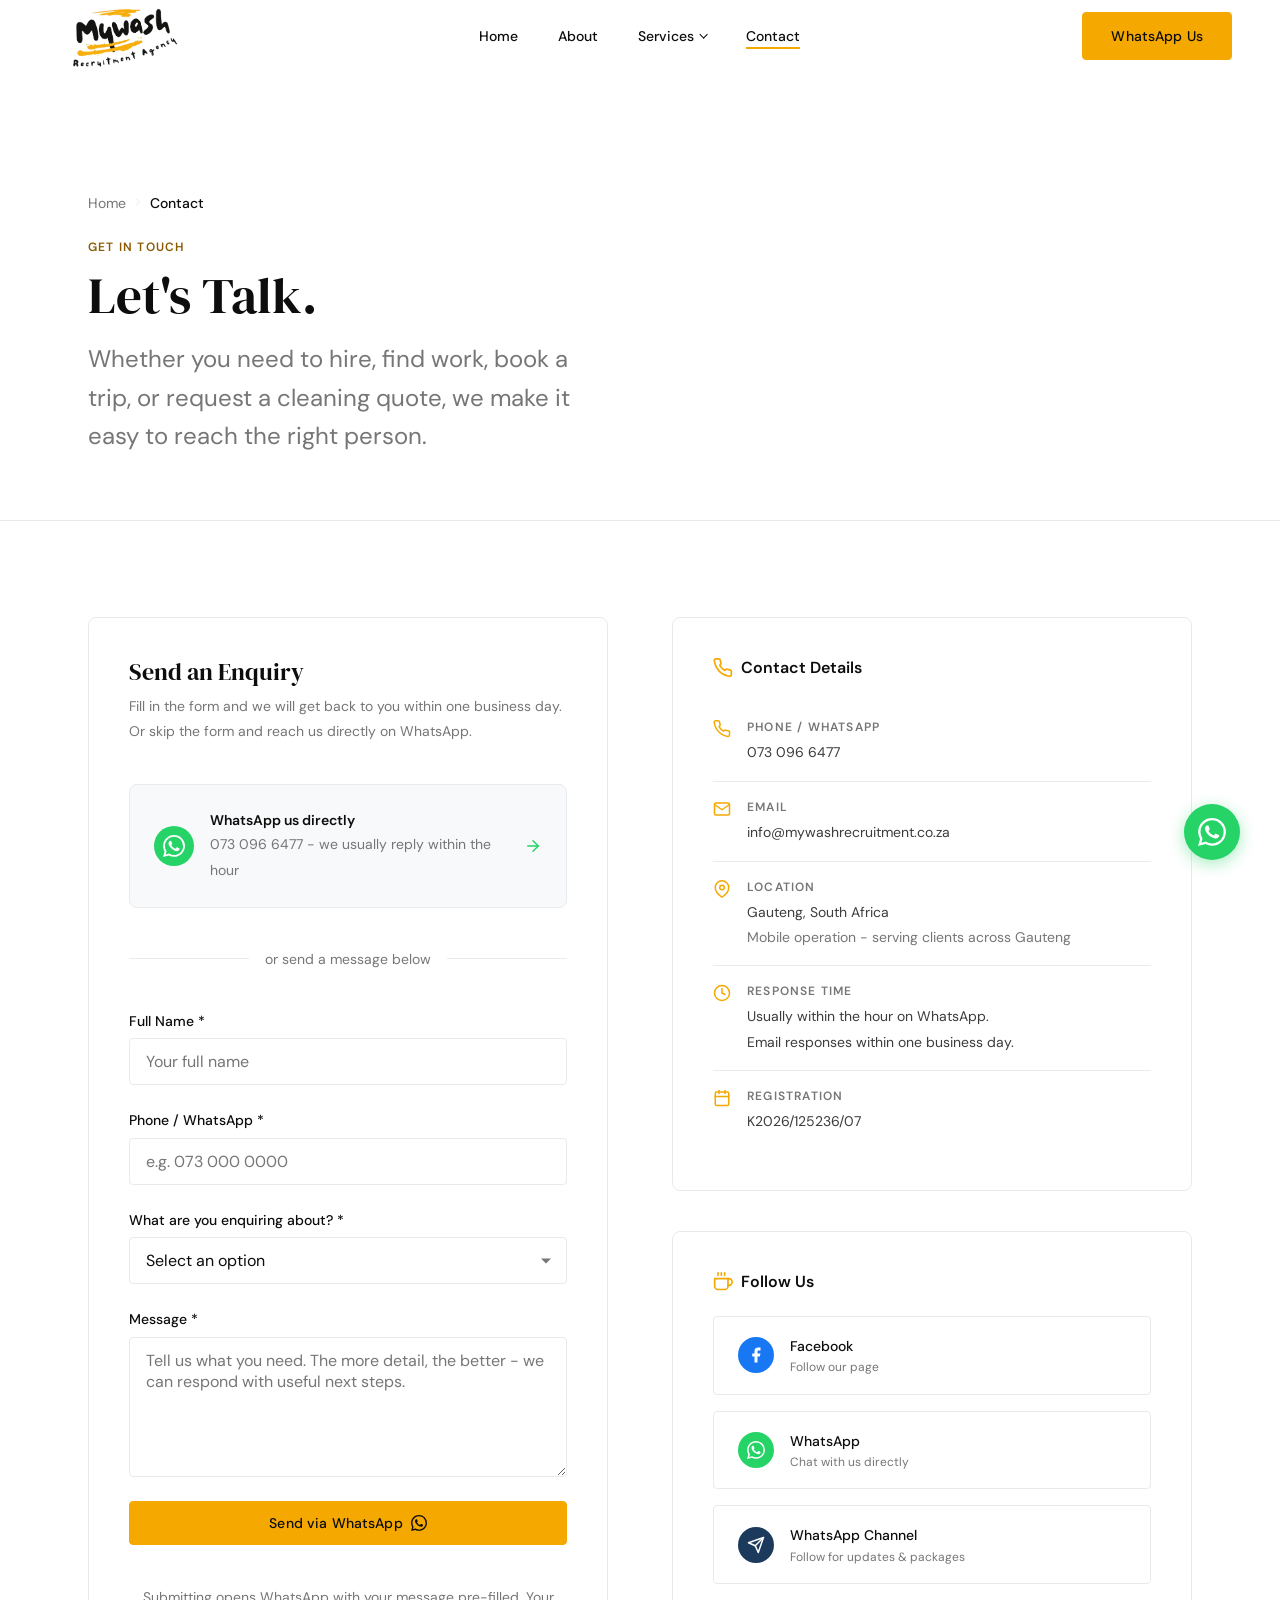
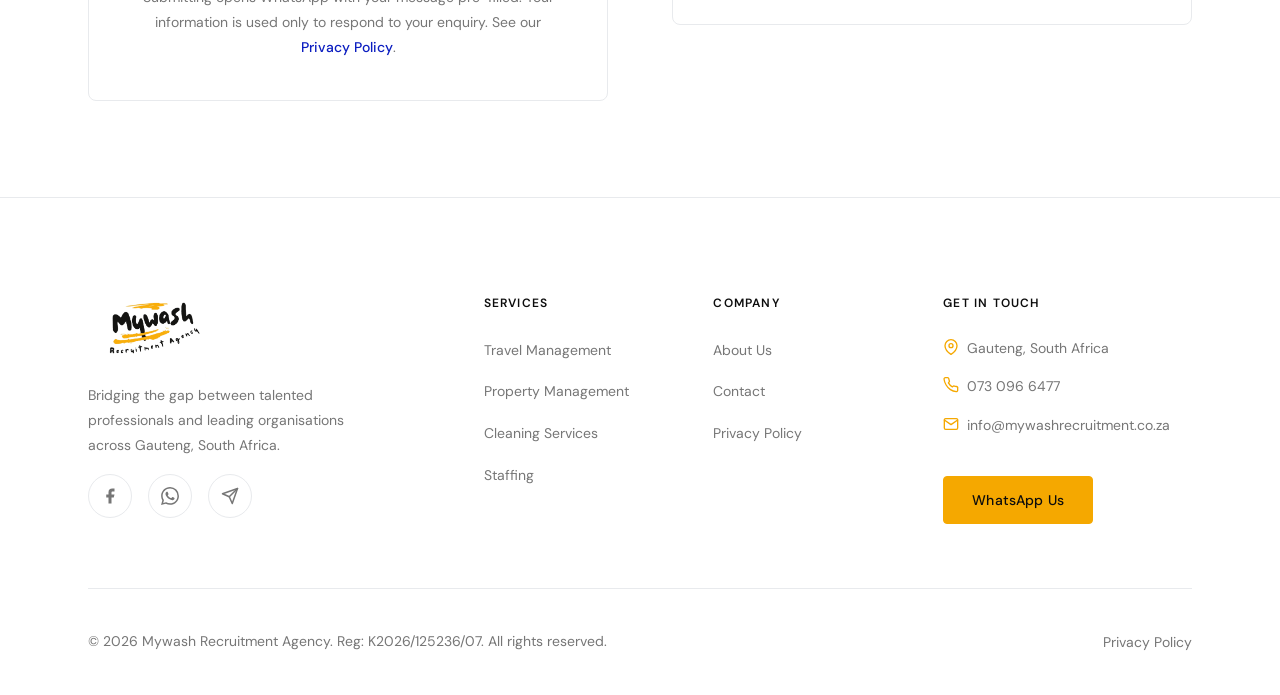
<file: contact.html>
<!DOCTYPE html>
<html lang="en">
<head>
  <meta charset="UTF-8" />
  <meta name="viewport" content="width=device-width, initial-scale=1.0" />

  <!-- Primary SEO -->
  <title>Contact Us | Mywash Recruitment Agency - Gauteng</title>
  <meta name="description" content="Get in touch with Mywash Recruitment Agency in Gauteng. Whether you need to hire or find work, we are one message away. Call or message 073 096 6477." />
  <link rel="canonical" href="https://www.mywashrecruitment.co.za/contact.html" />
  <meta name="robots" content="index, follow" />

  <!-- Open Graph -->
  <meta property="og:type"         content="website" />
  <meta property="og:title"        content="Contact Mywash Recruitment Agency" />
  <meta property="og:description"  content="Reach out to discuss hiring, staffing, travel bookings, or cleaning services. We are based in Gauteng and respond quickly." />
  <meta property="og:url"          content="https://www.mywashrecruitment.co.za/contact.html" />
  <meta property="og:image"        content="https://www.mywashrecruitment.co.za/images/logo.png" />
  <meta property="og:image:width"  content="382" />
  <meta property="og:image:height" content="120" />
  <meta property="og:site_name"    content="Mywash Recruitment Agency" />

  <!-- Twitter/X Card -->
  <meta name="twitter:card"        content="summary_large_image" />
  <meta name="twitter:title"       content="Contact Mywash Recruitment Agency" />
  <meta name="twitter:description" content="Reach out to discuss hiring, staffing, travel or cleaning services in Gauteng." />
  <meta name="twitter:image"       content="https://www.mywashrecruitment.co.za/images/logo.png" />

  <!-- Preconnect -->
  <link rel="preconnect" href="https://fonts.googleapis.com" />
  <link rel="preconnect" href="https://fonts.gstatic.com" crossorigin />
  <link href="https://fonts.googleapis.com/css2?family=DM+Serif+Display&family=DM+Sans:wght@400;500;600&display=swap" rel="stylesheet" media="print" onload="this.media='all'" />
  <noscript><link href="https://fonts.googleapis.com/css2?family=DM+Serif+Display&family=DM+Sans:wght@400;500;600&display=swap" rel="stylesheet" /></noscript>

  <!-- Favicon -->
  <link rel="icon" type="image/png" href="/images/logo.png" />
  <link rel="apple-touch-icon" href="/images/logo.png" sizes="180x180" />
  <link rel="manifest" href="/site.webmanifest" />
  <meta name="theme-color" content="#F5A800" />

  <!-- Structured Data: Organization -->
  <script type="application/ld+json">
  {
    "@context": "https://schema.org",
    "@type": "Organization",
    "name": "Mywash Recruitment Agency",
    "url": "https://www.mywashrecruitment.co.za",
    "logo": "https://www.mywashrecruitment.co.za/images/logo.png",
    "description": "Mywash Recruitment Agency bridges the gap between talented professionals and leading organisations in Gauteng, South Africa.",
    "address": {
      "@type": "PostalAddress",
      "addressRegion": "Gauteng",
      "addressCountry": "ZA"
    },
    "contactPoint": {
      "@type": "ContactPoint",
      "contactType": "customer service",
      "telephone": "+27730966477",
      "email": "info@mywashrecruitment.co.za",
      "availableLanguage": "English"
    },
    "sameAs": [
      "https://www.facebook.com/share/1NX3bXwiZi/",
      "https://whatsapp.com/channel/0029Vb7r6QHEAKWMLTolqH0t"
    ]
  }
  </script>

  <!-- Structured Data: BreadcrumbList -->
  <script type="application/ld+json">
  {
    "@context": "https://schema.org",
    "@type": "BreadcrumbList",
    "itemListElement": [
      { "@type": "ListItem", "position": 1, "name": "Home",    "item": "https://www.mywashrecruitment.co.za/" },
      { "@type": "ListItem", "position": 2, "name": "Contact", "item": "https://www.mywashrecruitment.co.za/contact.html" }
    ]
  }
  </script>

  <link rel="stylesheet" href="/css/main.css" />

  <style>
    /* ── Contact page specific ── */

    /* White page hero - no background image */
    .contact-hero {
      padding-top: calc(72px + var(--space-2xl));
      padding-bottom: var(--space-xl);
      background-color: var(--color-white);
      border-bottom: 1px solid var(--color-border);
    }

    .contact-hero__inner {
      max-width: var(--container-max);
      margin: 0 auto;
      padding: 0 var(--gutter);
    }

    .contact-hero__title {
      font-size: var(--text-h1);
      color: var(--color-text-primary);
      margin-bottom: var(--space-sm);
    }

    .contact-hero__sub {
      font-size: var(--text-h3);
      color: var(--color-text-muted);
      max-width: 520px;
      line-height: var(--leading-normal);
    }

    /* Contact grid */
    .contact-grid {
      display: grid;
      grid-template-columns: 1fr;
      gap: var(--space-xl);
      align-items: start;
    }

    @media (min-width: 1024px) {
      .contact-grid {
        grid-template-columns: 1fr 1fr;
      }
    }

    /* Contact form panel */
    .contact-panel {
      background: var(--color-white);
      border: 1px solid var(--color-border);
      border-radius: var(--radius-card);
      padding: var(--space-lg);
    }

    .contact-panel__title {
      font-size: var(--text-h3);
      color: var(--color-text-primary);
      margin-bottom: var(--space-xs);
    }

    .contact-panel__sub {
      font-size: var(--text-small);
      color: var(--color-text-muted);
      margin-bottom: var(--space-lg);
      line-height: var(--leading-loose);
    }

    /* WhatsApp direct option */
    .whatsapp-direct {
      display: flex;
      align-items: center;
      gap: var(--space-sm);
      padding: var(--space-md);
      background: var(--color-surface);
      border: 1px solid var(--color-border);
      border-radius: var(--radius-card);
      margin-bottom: var(--space-lg);
      text-decoration: none;
      transition: background 0.2s ease, border-color 0.2s ease;
    }

    .whatsapp-direct:hover {
      background: var(--color-primary-light);
      border-color: var(--color-primary);
    }

    .whatsapp-direct__icon {
      width: 40px;
      height: 40px;
      background: #25D366;
      border-radius: 50%;
      display: flex;
      align-items: center;
      justify-content: center;
      flex-shrink: 0;
      color: white;
    }

    .whatsapp-direct__text {
      flex: 1;
    }

    .whatsapp-direct__label {
      font-size: var(--text-small);
      font-weight: 600;
      color: var(--color-text-primary);
      display: block;
    }

    .whatsapp-direct__number {
      font-size: var(--text-small);
      color: var(--color-text-muted);
    }

    .whatsapp-direct__arrow {
      color: #25D366;
    }

    /* Divider with text */
    .or-divider {
      display: flex;
      align-items: center;
      gap: var(--space-sm);
      margin-bottom: var(--space-lg);
    }

    .or-divider::before,
    .or-divider::after {
      content: '';
      flex: 1;
      height: 1px;
      background: var(--color-border);
    }

    .or-divider__text {
      font-size: var(--text-small);
      color: var(--color-text-muted);
      white-space: nowrap;
    }

    /* Form success state */
    .form-success {
      display: none;
      text-align: center;
      padding: var(--space-xl) var(--space-lg);
    }

    .form-success__icon {
      width: 56px;
      height: 56px;
      background: var(--color-primary-light);
      border-radius: 50%;
      display: flex;
      align-items: center;
      justify-content: center;
      margin: 0 auto var(--space-md);
      color: var(--color-primary);
    }

    .form-success__title {
      font-size: var(--text-h3);
      color: var(--color-text-primary);
      margin-bottom: var(--space-xs);
    }

    .form-success__text {
      font-size: var(--text-small);
      color: var(--color-text-muted);
      line-height: var(--leading-loose);
    }

    /* Contact info sidebar */
    .contact-info {
      display: flex;
      flex-direction: column;
      gap: var(--space-lg);
    }

    .contact-info-card {
      background: var(--color-white);
      border: 1px solid var(--color-border);
      border-radius: var(--radius-card);
      padding: var(--space-lg);
    }

    .contact-info-card__title {
      font-size: var(--text-body);
      font-weight: 600;
      color: var(--color-text-primary);
      font-family: var(--font-body);
      margin-bottom: var(--space-md);
      display: flex;
      align-items: center;
      gap: var(--space-xs);
    }

    .contact-info-card__title-icon {
      width: 20px;
      height: 20px;
      color: var(--color-primary);
    }

    .contact-detail {
      display: flex;
      align-items: flex-start;
      gap: var(--space-sm);
      padding: var(--space-sm) 0;
      border-bottom: 1px solid var(--color-border);
    }

    .contact-detail:last-child {
      border-bottom: none;
    }

    .contact-detail__icon {
      width: 18px;
      height: 18px;
      color: var(--color-primary);
      flex-shrink: 0;
      margin-top: 2px;
    }

    .contact-detail__label {
      font-size: var(--text-label);
      font-weight: 600;
      letter-spacing: var(--tracking-label);
      text-transform: uppercase;
      color: var(--color-text-muted);
      display: block;
      margin-bottom: 2px;
    }

    .contact-detail__value {
      font-size: var(--text-small);
      color: var(--color-text-body);
    }

    .contact-detail__value a {
      color: var(--color-text-body);
      transition: color 0.2s ease;
    }

    .contact-detail__value a:hover {
      color: var(--color-primary);
    }

    /* Social follow card */
    .social-follow {
      display: flex;
      flex-direction: column;
      gap: var(--space-sm);
    }

    .social-follow-item {
      display: flex;
      align-items: center;
      gap: var(--space-sm);
      padding: var(--space-sm) var(--space-md);
      border: 1px solid var(--color-border);
      border-radius: var(--radius-btn);
      text-decoration: none;
      transition: border-color 0.2s ease, background-color 0.2s ease;
    }

    .social-follow-item:hover {
      border-color: var(--color-primary);
      background-color: var(--color-primary-light);
    }

    .social-follow-item__icon {
      width: 36px;
      height: 36px;
      border-radius: 50%;
      display: flex;
      align-items: center;
      justify-content: center;
      flex-shrink: 0;
    }

    .social-follow-item--fb .social-follow-item__icon   { background: #1877F2; color: white; }
    .social-follow-item--wa .social-follow-item__icon   { background: #25D366; color: white; }
    .social-follow-item--wac .social-follow-item__icon  { background: #1B3A5C; color: white; }

    .social-follow-item__name {
      font-size: var(--text-small);
      font-weight: 500;
      color: var(--color-text-primary);
    }

    .social-follow-item__action {
      font-size: var(--text-label);
      color: var(--color-text-muted);
      display: block;
    }

    /* Select arrow */
    .form-select-wrapper {
      position: relative;
    }

    .form-select-wrapper::after {
      content: '';
      position: absolute;
      right: 1rem;
      top: 50%;
      transform: translateY(-50%);
      width: 0;
      height: 0;
      border-left: 5px solid transparent;
      border-right: 5px solid transparent;
      border-top: 5px solid var(--color-text-muted);
      pointer-events: none;
    }
  </style>
</head>

<body>

  <a href="#main-content" class="skip-link">Skip to main content</a>

  <!-- NAV -->
  <header>
    <nav class="nav nav--scrolled" aria-label="Main navigation">
      <div class="nav__inner">
        <a href="/" class="nav__logo" aria-label="Mywash Recruitment Agency - Home">
          <img src="/images/logo.png" alt="Mywash Recruitment Agency logo" class="nav__logo-img" width="382" height="120" />
        </a>
        <ul class="nav__links" role="list">
          <li><a href="/" class="nav__link">Home</a></li>
          <li><a href="/about.html" class="nav__link">About</a></li>
          <li class="nav__dropdown">
            <a href="#" class="nav__link" aria-haspopup="true">Services</a>
            <ul class="nav__dropdown-menu" role="list">
              <li><a href="/services/travel-management.html" class="nav__dropdown-item">Travel Management</a></li>
              <li><a href="/services/property-management.html" class="nav__dropdown-item">Property Management</a></li>
              <li><a href="/services/cleaning-services.html" class="nav__dropdown-item">Cleaning Services</a></li>
              <li><a href="/services/staffing.html" class="nav__dropdown-item">Staffing</a></li>
            </ul>
          </li>
          <li><a href="/contact.html" class="nav__link is-active">Contact</a></li>
        </ul>
        <a href="https://wa.me/27730966477" class="btn btn--primary nav__cta" target="_blank" rel="noopener noreferrer">WhatsApp Us</a>
        <button type="button" class="nav__hamburger" aria-label="Open menu" aria-expanded="false" aria-controls="mobile-drawer">
          <span class="nav__hamburger-line"></span>
          <span class="nav__hamburger-line"></span>
          <span class="nav__hamburger-line"></span>
        </button>
      </div>
    </nav>

    <div class="nav__drawer" id="mobile-drawer" role="dialog" aria-label="Mobile navigation" aria-modal="true">
      <button type="button" class="nav__drawer-close" aria-label="Close menu">
        <svg width="24" height="24" viewBox="0 0 24 24" fill="none" stroke="currentColor" stroke-width="2" stroke-linecap="round" stroke-linejoin="round" aria-hidden="true"><line x1="18" y1="6" x2="6" y2="18"/><line x1="6" y1="6" x2="18" y2="18"/></svg>
      </button>
      <nav aria-label="Mobile navigation">
        <ul class="nav__drawer-links" role="list">
          <li><a href="/" class="nav__drawer-link">Home</a></li>
          <li><a href="/about.html" class="nav__drawer-link">About</a></li>
          <li>
            <span class="nav__drawer-sublabel">Services</span>
            <a href="/services/travel-management.html" class="nav__drawer-sublink">Travel Management</a>
            <a href="/services/property-management.html" class="nav__drawer-sublink">Property Management</a>
            <a href="/services/cleaning-services.html" class="nav__drawer-sublink">Cleaning Services</a>
            <a href="/services/staffing.html" class="nav__drawer-sublink">Staffing</a>
          </li>
          <li><a href="/contact.html" class="nav__drawer-link">Contact</a></li>
        </ul>
      </nav>
      <div class="nav__drawer-cta">
        <a href="https://wa.me/27730966477" class="btn btn--primary" target="_blank" rel="noopener noreferrer">WhatsApp Us</a>
      </div>
    </div>
    <div class="nav__overlay" aria-hidden="true"></div>
  </header>

  <main id="main-content">

    <!-- WHITE HERO -->
    <section class="contact-hero" aria-labelledby="contact-h1">
      <div class="contact-hero__inner">
        <nav aria-label="Breadcrumb">
          <ol class="breadcrumb">
            <li class="breadcrumb__item">
              <a href="/" class="breadcrumb__link">Home</a>
              <span class="breadcrumb__sep" aria-hidden="true"><svg width="12" height="12" viewBox="0 0 24 24" fill="none" stroke="currentColor" stroke-width="2" stroke-linecap="round" stroke-linejoin="round"><polyline points="9 18 15 12 9 6"/></svg></span>
            </li>
            <li class="breadcrumb__item">
              <span class="breadcrumb__current">Contact</span>
            </li>
          </ol>
        </nav>
        <span class="label">Get in Touch</span>
        <h1 id="contact-h1" class="contact-hero__title">Let's Talk.</h1>
        <p class="contact-hero__sub">Whether you need to hire, find work, book a trip, or request a cleaning quote, we make it easy to reach the right person.</p>
      </div>
    </section>

    <!-- CONTACT BODY -->
    <section class="section-pad" aria-label="Contact form and details">
      <div class="container">
        <div class="contact-grid">

          <!-- LEFT: FORM -->
          <div class="reveal">

            <!-- Employer form -->
            <div class="contact-panel" id="employer-panel">
              <h2 class="contact-panel__title">Send an Enquiry</h2>
              <p class="contact-panel__sub">Fill in the form and we will get back to you within one business day. Or skip the form and reach us directly on WhatsApp.</p>

              <!-- WhatsApp direct -->
              <a href="https://wa.me/27730966477" class="whatsapp-direct" target="_blank" rel="noopener noreferrer" aria-label="Chat with us on WhatsApp - 073 096 6477">
                <div class="whatsapp-direct__icon" aria-hidden="true">
                  <svg width="22" height="22" viewBox="0 0 24 24" fill="currentColor" aria-hidden="true"><path d="M17.472 14.382c-.297-.149-1.758-.867-2.03-.967-.273-.099-.471-.148-.67.15-.197.297-.767.966-.94 1.164-.173.199-.347.223-.644.075-.297-.15-1.255-.463-2.39-1.475-.883-.788-1.48-1.761-1.653-2.059-.173-.297-.018-.458.13-.606.134-.133.298-.347.446-.52.149-.174.198-.298.298-.497.099-.198.05-.371-.025-.52-.075-.149-.669-1.612-.916-2.207-.242-.579-.487-.5-.669-.51-.173-.008-.371-.01-.57-.01-.198 0-.52.074-.792.372-.272.297-1.04 1.016-1.04 2.479 0 1.462 1.065 2.875 1.213 3.074.149.198 2.096 3.2 5.077 4.487.709.306 1.262.489 1.694.625.712.227 1.36.195 1.871.118.571-.085 1.758-.719 2.006-1.413.248-.694.248-1.289.173-1.413-.074-.124-.272-.198-.57-.347m-5.421 7.403h-.004a9.87 9.87 0 0 1-5.031-1.378l-.361-.214-3.741.982.998-3.648-.235-.374a9.86 9.86 0 0 1-1.51-5.26c.001-5.45 4.436-9.884 9.888-9.884 2.64 0 5.122 1.03 6.988 2.898a9.825 9.825 0 0 1 2.893 6.994c-.003 5.45-4.437 9.884-9.885 9.884m8.413-18.297A11.815 11.815 0 0 0 12.05 0C5.495 0 .16 5.335.157 11.892c0 2.096.547 4.142 1.588 5.945L.057 24l6.305-1.654a11.882 11.882 0 0 0 5.683 1.448h.005c6.554 0 11.89-5.335 11.893-11.893a11.821 11.821 0 0 0-3.48-8.413z"/></svg>
                </div>
                <div class="whatsapp-direct__text">
                  <span class="whatsapp-direct__label">WhatsApp us directly</span>
                  <span class="whatsapp-direct__number">073 096 6477 - we usually reply within the hour</span>
                </div>
                <svg class="whatsapp-direct__arrow" width="18" height="18" viewBox="0 0 24 24" fill="none" stroke="currentColor" stroke-width="2" stroke-linecap="round" stroke-linejoin="round" aria-hidden="true"><line x1="5" y1="12" x2="19" y2="12"/><polyline points="12 5 19 12 12 19"/></svg>
              </a>

              <div class="or-divider" aria-hidden="true">
                <span class="or-divider__text">or send a message below</span>
              </div>

              <!-- Contact form -->
              <div id="form-wrapper">
                <form class="contact-form js-contact-form" novalidate aria-label="Contact form">
                  <div class="form-group">
                    <label class="form-label" for="name">Full Name <span aria-hidden="true">*</span></label>
                    <input
                      type="text"
                      id="name"
                      name="name"
                      class="form-input"
                      placeholder="Your full name"
                      required
                      autocomplete="name"
                      aria-required="true"
                    />
                  </div>

                  <div class="form-group">
                    <label class="form-label" for="phone">Phone / WhatsApp <span aria-hidden="true">*</span></label>
                    <input
                      type="tel"
                      id="phone"
                      name="phone"
                      class="form-input"
                      placeholder="e.g. 073 000 0000"
                      required
                      autocomplete="tel"
                      aria-required="true"
                    />
                  </div>

                  <div class="form-group">
                    <label class="form-label" for="type">What are you enquiring about? <span aria-hidden="true">*</span></label>
                    <div class="form-select-wrapper">
                      <select
                        id="type"
                        name="type"
                        class="form-select"
                        required
                        aria-required="true"
                      >
                        <option value="" disabled selected>Select an option</option>
                        <option value="Hiring - I need to recruit staff">Hiring - I need to recruit staff</option>
                        <option value="Job Seeking - I am looking for work">Job Seeking - I am looking for work</option>
                        <option value="Travel - I want to book a trip or package">Travel - Book a trip or package</option>
                        <option value="Cleaning - I need cleaning services">Cleaning - I need cleaning services</option>
                        <option value="Property Management - I need property staff">Property Management - I need property staff</option>
                        <option value="General Enquiry">General Enquiry</option>
                      </select>
                    </div>
                  </div>

                  <div class="form-group">
                    <label class="form-label" for="message">Message <span aria-hidden="true">*</span></label>
                    <textarea
                      id="message"
                      name="message"
                      class="form-textarea"
                      placeholder="Tell us what you need. The more detail, the better - we can respond with useful next steps."
                      required
                      rows="5"
                      aria-required="true"
                    ></textarea>
                  </div>

                  <button type="submit" class="btn btn--primary btn--full">
                    Send via WhatsApp
                    <svg width="16" height="16" viewBox="0 0 24 24" fill="currentColor" aria-hidden="true"><path d="M17.472 14.382c-.297-.149-1.758-.867-2.03-.967-.273-.099-.471-.148-.67.15-.197.297-.767.966-.94 1.164-.173.199-.347.223-.644.075-.297-.15-1.255-.463-2.39-1.475-.883-.788-1.48-1.761-1.653-2.059-.173-.297-.018-.458.13-.606.134-.133.298-.347.446-.52.149-.174.198-.298.298-.497.099-.198.05-.371-.025-.52-.075-.149-.669-1.612-.916-2.207-.242-.579-.487-.5-.669-.51-.173-.008-.371-.01-.57-.01-.198 0-.52.074-.792.372-.272.297-1.04 1.016-1.04 2.479 0 1.462 1.065 2.875 1.213 3.074.149.198 2.096 3.2 5.077 4.487.709.306 1.262.489 1.694.625.712.227 1.36.195 1.871.118.571-.085 1.758-.719 2.006-1.413.248-.694.248-1.289.173-1.413-.074-.124-.272-.198-.57-.347m-5.421 7.403h-.004a9.87 9.87 0 0 1-5.031-1.378l-.361-.214-3.741.982.998-3.648-.235-.374a9.86 9.86 0 0 1-1.51-5.26c.001-5.45 4.436-9.884 9.888-9.884 2.64 0 5.122 1.03 6.988 2.898a9.825 9.825 0 0 1 2.893 6.994c-.003 5.45-4.437 9.884-9.885 9.884m8.413-18.297A11.815 11.815 0 0 0 12.05 0C5.495 0 .16 5.335.157 11.892c0 2.096.547 4.142 1.588 5.945L.057 24l6.305-1.654a11.882 11.882 0 0 0 5.683 1.448h.005c6.554 0 11.89-5.335 11.893-11.893a11.821 11.821 0 0 0-3.48-8.413z"/></svg>
                  </button>

                  <p class="form-note">
                    Submitting opens WhatsApp with your message pre-filled. Your information is used only to respond to your enquiry. See our <a href="/privacy-policy.html">Privacy Policy</a>.
                  </p>
                </form>
              </div>

              <!-- Success state -->
              <div class="form-success" id="form-success" aria-live="polite">
                <div class="form-success__icon" aria-hidden="true">
                  <svg width="28" height="28" viewBox="0 0 24 24" fill="none" stroke="currentColor" stroke-width="2.5" stroke-linecap="round" stroke-linejoin="round"><polyline points="20 6 9 17 4 12"/></svg>
                </div>
                <h3 class="form-success__title">WhatsApp opened.</h3>
                <p class="form-success__text">Your message has been pre-filled. Send it, and we will aim to reply as soon as possible - usually within the hour.</p>
              </div>
            </div>
          </div>

          <!-- RIGHT: CONTACT INFO -->
          <div class="contact-info reveal">

            <!-- Direct contact -->
            <div class="contact-info-card">
              <h2 class="contact-info-card__title">
                <svg class="contact-info-card__title-icon" viewBox="0 0 24 24" fill="none" stroke="currentColor" stroke-width="2" stroke-linecap="round" stroke-linejoin="round" aria-hidden="true"><path d="M22 16.92v3a2 2 0 0 1-2.18 2 19.79 19.79 0 0 1-8.63-3.07A19.5 19.5 0 0 1 4.69 12a19.79 19.79 0 0 1-3.07-8.67A2 2 0 0 1 3.77 1h3a2 2 0 0 1 2 1.72c.127.96.361 1.903.7 2.81a2 2 0 0 1-.45 2.11L8.09 8.91a16 16 0 0 0 6 6l.86-.86a2 2 0 0 1 2.11-.45c.907.339 1.85.573 2.81.7A2 2 0 0 1 22 16.92z"/></svg>
                Contact Details
              </h2>
              <address>
                <div class="contact-detail">
                  <svg class="contact-detail__icon" viewBox="0 0 24 24" fill="none" stroke="currentColor" stroke-width="2" stroke-linecap="round" stroke-linejoin="round" aria-hidden="true"><path d="M22 16.92v3a2 2 0 0 1-2.18 2 19.79 19.79 0 0 1-8.63-3.07A19.5 19.5 0 0 1 4.69 12a19.79 19.79 0 0 1-3.07-8.67A2 2 0 0 1 3.77 1h3a2 2 0 0 1 2 1.72c.127.96.361 1.903.7 2.81a2 2 0 0 1-.45 2.11L8.09 8.91a16 16 0 0 0 6 6l.86-.86a2 2 0 0 1 2.11-.45c.907.339 1.85.573 2.81.7A2 2 0 0 1 22 16.92z"/></svg>
                  <div>
                    <span class="contact-detail__label">Phone / WhatsApp</span>
                    <span class="contact-detail__value"><a href="tel:+27730966477">073 096 6477</a></span>
                  </div>
                </div>
                <div class="contact-detail">
                  <svg class="contact-detail__icon" viewBox="0 0 24 24" fill="none" stroke="currentColor" stroke-width="2" stroke-linecap="round" stroke-linejoin="round" aria-hidden="true"><path d="M4 4h16c1.1 0 2 .9 2 2v12c0 1.1-.9 2-2 2H4c-1.1 0-2-.9-2-2V6c0-1.1.9-2 2-2z"/><polyline points="22,6 12,13 2,6"/></svg>
                  <div>
                    <span class="contact-detail__label">Email</span>
                    <span class="contact-detail__value"><a href="mailto:info@mywashrecruitment.co.za">info@mywashrecruitment.co.za</a></span>
                  </div>
                </div>
                <div class="contact-detail">
                  <svg class="contact-detail__icon" viewBox="0 0 24 24" fill="none" stroke="currentColor" stroke-width="2" stroke-linecap="round" stroke-linejoin="round" aria-hidden="true"><path d="M21 10c0 7-9 13-9 13s-9-6-9-13a9 9 0 0 1 18 0z"/><circle cx="12" cy="10" r="3"/></svg>
                  <div>
                    <span class="contact-detail__label">Location</span>
                    <span class="contact-detail__value">Gauteng, South Africa<br /><small class="contact-detail__note">Mobile operation - serving clients across Gauteng</small></span>
                  </div>
                </div>
                <div class="contact-detail">
                  <svg class="contact-detail__icon" viewBox="0 0 24 24" fill="none" stroke="currentColor" stroke-width="2" stroke-linecap="round" stroke-linejoin="round" aria-hidden="true"><circle cx="12" cy="12" r="10"/><polyline points="12 6 12 12 16 14"/></svg>
                  <div>
                    <span class="contact-detail__label">Response Time</span>
                    <span class="contact-detail__value">Usually within the hour on WhatsApp.<br />Email responses within one business day.</span>
                  </div>
                </div>
                <div class="contact-detail">
                  <svg class="contact-detail__icon" viewBox="0 0 24 24" fill="none" stroke="currentColor" stroke-width="2" stroke-linecap="round" stroke-linejoin="round" aria-hidden="true"><rect x="3" y="4" width="18" height="18" rx="2" ry="2"/><line x1="16" y1="2" x2="16" y2="6"/><line x1="8" y1="2" x2="8" y2="6"/><line x1="3" y1="10" x2="21" y2="10"/></svg>
                  <div>
                    <span class="contact-detail__label">Registration</span>
                    <span class="contact-detail__value">K2026/125236/07</span>
                  </div>
                </div>
              </address>
            </div>

            <!-- Follow us -->
            <div class="contact-info-card">
              <h2 class="contact-info-card__title">
                <svg class="contact-info-card__title-icon" viewBox="0 0 24 24" fill="none" stroke="currentColor" stroke-width="2" stroke-linecap="round" stroke-linejoin="round" aria-hidden="true"><path d="M18 8h1a4 4 0 0 1 0 8h-1"/><path d="M2 8h16v9a4 4 0 0 1-4 4H6a4 4 0 0 1-4-4V8z"/><line x1="6" y1="1" x2="6" y2="4"/><line x1="10" y1="1" x2="10" y2="4"/><line x1="14" y1="1" x2="14" y2="4"/></svg>
                Follow Us
              </h2>
              <div class="social-follow" role="list">
                <a href="https://www.facebook.com/share/1NX3bXwiZi/" class="social-follow-item social-follow-item--fb" target="_blank" rel="noopener noreferrer" role="listitem" aria-label="Follow us on Facebook">
                  <div class="social-follow-item__icon" aria-hidden="true">
                    <svg width="18" height="18" viewBox="0 0 24 24" fill="currentColor" aria-hidden="true"><path d="M18 2h-3a5 5 0 0 0-5 5v3H7v4h3v8h4v-8h3l1-4h-4V7a1 1 0 0 1 1-1h3z"/></svg>
                  </div>
                  <div>
                    <span class="social-follow-item__name">Facebook</span>
                    <span class="social-follow-item__action">Follow our page</span>
                  </div>
                </a>
                <a href="https://wa.me/27730966477" class="social-follow-item social-follow-item--wa" target="_blank" rel="noopener noreferrer" role="listitem" aria-label="Chat with us on WhatsApp">
                  <div class="social-follow-item__icon" aria-hidden="true">
                    <svg width="18" height="18" viewBox="0 0 24 24" fill="currentColor" aria-hidden="true"><path d="M17.472 14.382c-.297-.149-1.758-.867-2.03-.967-.273-.099-.471-.148-.67.15-.197.297-.767.966-.94 1.164-.173.199-.347.223-.644.075-.297-.15-1.255-.463-2.39-1.475-.883-.788-1.48-1.761-1.653-2.059-.173-.297-.018-.458.13-.606.134-.133.298-.347.446-.52.149-.174.198-.298.298-.497.099-.198.05-.371-.025-.52-.075-.149-.669-1.612-.916-2.207-.242-.579-.487-.5-.669-.51-.173-.008-.371-.01-.57-.01-.198 0-.52.074-.792.372-.272.297-1.04 1.016-1.04 2.479 0 1.462 1.065 2.875 1.213 3.074.149.198 2.096 3.2 5.077 4.487.709.306 1.262.489 1.694.625.712.227 1.36.195 1.871.118.571-.085 1.758-.719 2.006-1.413.248-.694.248-1.289.173-1.413-.074-.124-.272-.198-.57-.347m-5.421 7.403h-.004a9.87 9.87 0 0 1-5.031-1.378l-.361-.214-3.741.982.998-3.648-.235-.374a9.86 9.86 0 0 1-1.51-5.26c.001-5.45 4.436-9.884 9.888-9.884 2.64 0 5.122 1.03 6.988 2.898a9.825 9.825 0 0 1 2.893 6.994c-.003 5.45-4.437 9.884-9.885 9.884m8.413-18.297A11.815 11.815 0 0 0 12.05 0C5.495 0 .16 5.335.157 11.892c0 2.096.547 4.142 1.588 5.945L.057 24l6.305-1.654a11.882 11.882 0 0 0 5.683 1.448h.005c6.554 0 11.89-5.335 11.893-11.893a11.821 11.821 0 0 0-3.48-8.413z"/></svg>
                  </div>
                  <div>
                    <span class="social-follow-item__name">WhatsApp</span>
                    <span class="social-follow-item__action">Chat with us directly</span>
                  </div>
                </a>
                <a href="https://whatsapp.com/channel/0029Vb7r6QHEAKWMLTolqH0t" class="social-follow-item social-follow-item--wac" target="_blank" rel="noopener noreferrer" role="listitem" aria-label="Follow our WhatsApp Channel">
                  <div class="social-follow-item__icon" aria-hidden="true">
                    <svg width="18" height="18" viewBox="0 0 24 24" fill="none" stroke="currentColor" stroke-width="2" stroke-linecap="round" stroke-linejoin="round" aria-hidden="true"><path d="M22 2L11 13"/><path d="M22 2L15 22 11 13 2 9l20-7z"/></svg>
                  </div>
                  <div>
                    <span class="social-follow-item__name">WhatsApp Channel</span>
                    <span class="social-follow-item__action">Follow for updates &amp; packages</span>
                  </div>
                </a>
              </div>
            </div>

          </div>
        </div>
      </div>
    </section>

  </main>

  <!-- FOOTER -->
  <footer class="footer" aria-label="Site footer">
    <div class="container">
      <div class="footer__grid">
        <div class="footer__brand">
          <img src="/images/logo.png" alt="Mywash Recruitment Agency" class="footer__logo" width="319" height="100" loading="lazy" />
          <p class="footer__tagline">Bridging the gap between talented professionals and leading organisations across Gauteng, South Africa.</p>
          <div class="footer__social" role="group" aria-label="Social media links">
            <a href="https://www.facebook.com/share/1NX3bXwiZi/" class="footer__social-link" aria-label="Facebook" target="_blank" rel="noopener noreferrer"><svg width="18" height="18" viewBox="0 0 24 24" fill="currentColor" aria-hidden="true"><path d="M18 2h-3a5 5 0 0 0-5 5v3H7v4h3v8h4v-8h3l1-4h-4V7a1 1 0 0 1 1-1h3z"/></svg></a>
            <a href="https://wa.me/27730966477" class="footer__social-link" aria-label="WhatsApp" target="_blank" rel="noopener noreferrer"><svg width="18" height="18" viewBox="0 0 24 24" fill="currentColor" aria-hidden="true"><path d="M17.472 14.382c-.297-.149-1.758-.867-2.03-.967-.273-.099-.471-.148-.67.15-.197.297-.767.966-.94 1.164-.173.199-.347.223-.644.075-.297-.15-1.255-.463-2.39-1.475-.883-.788-1.48-1.761-1.653-2.059-.173-.297-.018-.458.13-.606.134-.133.298-.347.446-.52.149-.174.198-.298.298-.497.099-.198.05-.371-.025-.52-.075-.149-.669-1.612-.916-2.207-.242-.579-.487-.5-.669-.51-.173-.008-.371-.01-.57-.01-.198 0-.52.074-.792.372-.272.297-1.04 1.016-1.04 2.479 0 1.462 1.065 2.875 1.213 3.074.149.198 2.096 3.2 5.077 4.487.709.306 1.262.489 1.694.625.712.227 1.36.195 1.871.118.571-.085 1.758-.719 2.006-1.413.248-.694.248-1.289.173-1.413-.074-.124-.272-.198-.57-.347m-5.421 7.403h-.004a9.87 9.87 0 0 1-5.031-1.378l-.361-.214-3.741.982.998-3.648-.235-.374a9.86 9.86 0 0 1-1.51-5.26c.001-5.45 4.436-9.884 9.888-9.884 2.64 0 5.122 1.03 6.988 2.898a9.825 9.825 0 0 1 2.893 6.994c-.003 5.45-4.437 9.884-9.885 9.884m8.413-18.297A11.815 11.815 0 0 0 12.05 0C5.495 0 .16 5.335.157 11.892c0 2.096.547 4.142 1.588 5.945L.057 24l6.305-1.654a11.882 11.882 0 0 0 5.683 1.448h.005c6.554 0 11.89-5.335 11.893-11.893a11.821 11.821 0 0 0-3.48-8.413z"/></svg></a>
            <a href="https://whatsapp.com/channel/0029Vb7r6QHEAKWMLTolqH0t" class="footer__social-link" aria-label="WhatsApp Channel" target="_blank" rel="noopener noreferrer"><svg width="18" height="18" viewBox="0 0 24 24" fill="none" stroke="currentColor" stroke-width="2" stroke-linecap="round" stroke-linejoin="round" aria-hidden="true"><path d="M22 2L11 13"/><path d="M22 2L15 22 11 13 2 9l20-7z"/></svg></a>
          </div>
        </div>
        <nav aria-label="Footer services navigation">
          <span class="footer__col-title">Services</span>
          <ul class="footer__links" role="list">
            <li><a href="/services/travel-management.html" class="footer__link">Travel Management</a></li>
            <li><a href="/services/property-management.html" class="footer__link">Property Management</a></li>
            <li><a href="/services/cleaning-services.html" class="footer__link">Cleaning Services</a></li>
            <li><a href="/services/staffing.html" class="footer__link">Staffing</a></li>
          </ul>
        </nav>
        <nav aria-label="Footer company navigation">
          <span class="footer__col-title">Company</span>
          <ul class="footer__links" role="list">
            <li><a href="/about.html" class="footer__link">About Us</a></li>
            <li><a href="/contact.html" class="footer__link">Contact</a></li>
            <li><a href="/privacy-policy.html" class="footer__link">Privacy Policy</a></li>
          </ul>
        </nav>
        <div>
          <span class="footer__col-title">Get in Touch</span>
          <address>
            <div class="footer__contact-item"><svg class="footer__contact-icon" viewBox="0 0 24 24" fill="none" stroke="currentColor" stroke-width="2" stroke-linecap="round" stroke-linejoin="round" aria-hidden="true"><path d="M21 10c0 7-9 13-9 13s-9-6-9-13a9 9 0 0 1 18 0z"/><circle cx="12" cy="10" r="3"/></svg><span>Gauteng, South Africa</span></div>
            <div class="footer__contact-item"><svg class="footer__contact-icon" viewBox="0 0 24 24" fill="none" stroke="currentColor" stroke-width="2" stroke-linecap="round" stroke-linejoin="round" aria-hidden="true"><path d="M22 16.92v3a2 2 0 0 1-2.18 2 19.79 19.79 0 0 1-8.63-3.07A19.5 19.5 0 0 1 4.69 12a19.79 19.79 0 0 1-3.07-8.67A2 2 0 0 1 3.77 1h3a2 2 0 0 1 2 1.72c.127.96.361 1.903.7 2.81a2 2 0 0 1-.45 2.11L8.09 8.91a16 16 0 0 0 6 6l.86-.86a2 2 0 0 1 2.11-.45c.907.339 1.85.573 2.81.7A2 2 0 0 1 22 16.92z"/></svg><a href="tel:+27730966477" class="footer__link">073 096 6477</a></div>
            <div class="footer__contact-item"><svg class="footer__contact-icon" viewBox="0 0 24 24" fill="none" stroke="currentColor" stroke-width="2" stroke-linecap="round" stroke-linejoin="round" aria-hidden="true"><path d="M4 4h16c1.1 0 2 .9 2 2v12c0 1.1-.9 2-2 2H4c-1.1 0-2-.9-2-2V6c0-1.1.9-2 2-2z"/><polyline points="22,6 12,13 2,6"/></svg><a href="mailto:info@mywashrecruitment.co.za" class="footer__link">info@mywashrecruitment.co.za</a></div>
          </address>
          <div class="footer__cta-wrap"><a href="https://wa.me/27730966477" class="btn btn--primary" target="_blank" rel="noopener noreferrer">WhatsApp Us</a></div>
        </div>
      </div>
      <div class="footer__bottom">
        <p class="footer__copy">&copy; <span class="js-year"></span> Mywash Recruitment Agency. Reg: K2026/125236/07. All rights reserved.</p>
        <nav class="footer__legal-links" aria-label="Legal links"><a href="/privacy-policy.html" class="footer__legal-link">Privacy Policy</a></nav>
      </div>
    </div>
  </footer>

  <a href="https://wa.me/27730966477" class="whatsapp-float" aria-label="Chat with us on WhatsApp" target="_blank" rel="noopener noreferrer">
    <svg viewBox="0 0 24 24" fill="currentColor" aria-hidden="true"><path d="M17.472 14.382c-.297-.149-1.758-.867-2.03-.967-.273-.099-.471-.148-.67.15-.197.297-.767.966-.94 1.164-.173.199-.347.223-.644.075-.297-.15-1.255-.463-2.39-1.475-.883-.788-1.48-1.761-1.653-2.059-.173-.297-.018-.458.13-.606.134-.133.298-.347.446-.52.149-.174.198-.298.298-.497.099-.198.05-.371-.025-.52-.075-.149-.669-1.612-.916-2.207-.242-.579-.487-.5-.669-.51-.173-.008-.371-.01-.57-.01-.198 0-.52.074-.792.372-.272.297-1.04 1.016-1.04 2.479 0 1.462 1.065 2.875 1.213 3.074.149.198 2.096 3.2 5.077 4.487.709.306 1.262.489 1.694.625.712.227 1.36.195 1.871.118.571-.085 1.758-.719 2.006-1.413.248-.694.248-1.289.173-1.413-.074-.124-.272-.198-.57-.347m-5.421 7.403h-.004a9.87 9.87 0 0 1-5.031-1.378l-.361-.214-3.741.982.998-3.648-.235-.374a9.86 9.86 0 0 1-1.51-5.26c.001-5.45 4.436-9.884 9.888-9.884 2.64 0 5.122 1.03 6.988 2.898a9.825 9.825 0 0 1 2.893 6.994c-.003 5.45-4.437 9.884-9.885 9.884m8.413-18.297A11.815 11.815 0 0 0 12.05 0C5.495 0 .16 5.335.157 11.892c0 2.096.547 4.142 1.588 5.945L.057 24l6.305-1.654a11.882 11.882 0 0 0 5.683 1.448h.005c6.554 0 11.89-5.335 11.893-11.893a11.821 11.821 0 0 0-3.48-8.413z"/></svg>
  </a>

  <script src="/js/main.js" defer></script>

</body>
</html>
</file>
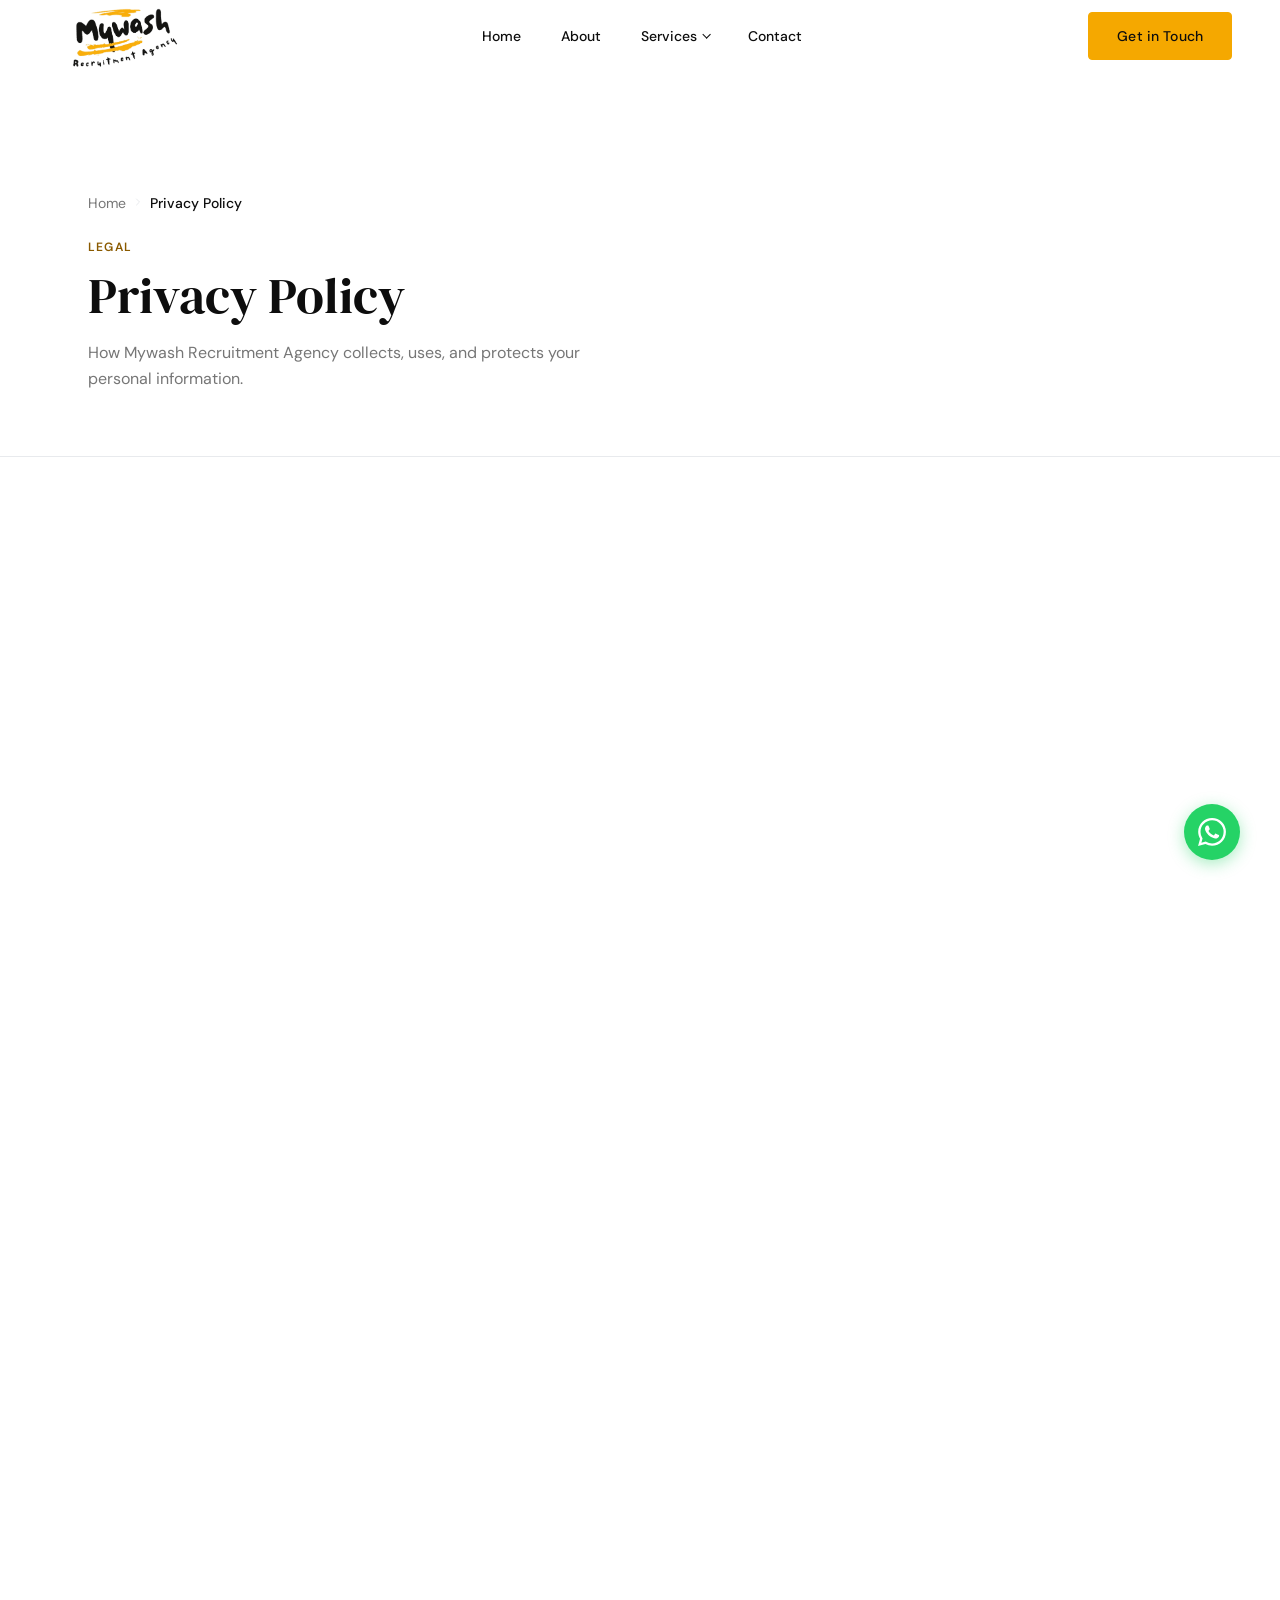
<file: privacy-policy.html>
<!DOCTYPE html>
<html lang="en">
<head>
  <meta charset="UTF-8" />
  <meta name="viewport" content="width=device-width, initial-scale=1.0" />

  <title>Privacy Policy | Mywash Recruitment Agency</title>
  <meta name="description" content="Mywash Recruitment Agency's Privacy Policy. Learn how we collect, use and protect your personal information in accordance with POPIA." />
  <link rel="canonical" href="https://www.mywashrecruitment.co.za/privacy-policy.html" />
  <meta name="robots" content="index, follow" />

  <meta property="og:type"        content="website" />
  <meta property="og:title"       content="Privacy Policy | Mywash Recruitment Agency" />
  <meta property="og:description" content="How we collect, use and protect your personal information in accordance with POPIA." />
  <meta property="og:url"         content="https://www.mywashrecruitment.co.za/privacy-policy.html" />
  <meta property="og:site_name"   content="Mywash Recruitment Agency" />

  <link rel="preconnect" href="https://fonts.googleapis.com" />
  <link rel="preconnect" href="https://fonts.gstatic.com" crossorigin />
  <link href="https://fonts.googleapis.com/css2?family=DM+Serif+Display&family=DM+Sans:wght@400;500;600&display=swap" rel="stylesheet" media="print" onload="this.media='all'" />
  <noscript><link href="https://fonts.googleapis.com/css2?family=DM+Serif+Display&family=DM+Sans:wght@400;500;600&display=swap" rel="stylesheet" /></noscript>
  <link rel="icon" type="image/png" href="/images/logo.png" />
  <link rel="apple-touch-icon" href="/images/logo.png" sizes="180x180" />
  <link rel="manifest" href="/site.webmanifest" />
  <meta name="theme-color" content="#F5A800" />

  <script type="application/ld+json">
  {
    "@context": "https://schema.org",
    "@type": "BreadcrumbList",
    "itemListElement": [
      { "@type": "ListItem", "position": 1, "name": "Home",           "item": "https://www.mywashrecruitment.co.za/" },
      { "@type": "ListItem", "position": 2, "name": "Privacy Policy", "item": "https://www.mywashrecruitment.co.za/privacy-policy.html" }
    ]
  }
  </script>

  <link rel="stylesheet" href="/css/main.css" />

  <style>
    .legal-hero {
      padding-top: calc(72px + var(--space-2xl));
      padding-bottom: var(--space-xl);
      background-color: var(--color-white);
      border-bottom: 1px solid var(--color-border);
    }

    .legal-body {
      max-width: 760px;
      margin: 0 auto;
    }

    .legal-body h2 {
      font-size: var(--text-h3);
      color: var(--color-text-primary);
      margin-top: var(--space-xl);
      margin-bottom: var(--space-sm);
      padding-bottom: var(--space-xs);
      border-bottom: 2px solid var(--color-primary);
      display: inline-block;
    }

    .legal-body p {
      font-size: var(--text-small);
      color: var(--color-text-body);
      line-height: var(--leading-loose);
      margin-bottom: var(--space-md);
    }

    .legal-body ul {
      list-style: disc;
      padding-left: var(--space-lg);
      margin-bottom: var(--space-md);
    }

    .legal-body ul li {
      font-size: var(--text-small);
      color: var(--color-text-body);
      line-height: var(--leading-loose);
      margin-bottom: var(--space-xs);
    }

    .legal-meta {
      display: inline-flex;
      align-items: center;
      gap: var(--space-xs);
      font-size: var(--text-small);
      color: var(--color-text-muted);
      background: var(--color-surface);
      border: 1px solid var(--color-border);
      border-radius: var(--radius-btn);
      padding: 0.375rem 0.75rem;
      margin-bottom: var(--space-lg);
    }

    .legal-meta svg {
      color: var(--color-primary);
      flex-shrink: 0;
    }

    .legal-highlight {
      background: var(--color-primary-light);
      border-left: 4px solid var(--color-primary);
      border-radius: 0 var(--radius-card) var(--radius-card) 0;
      padding: var(--space-md) var(--space-lg);
      margin: var(--space-lg) 0;
    }

    .legal-highlight p {
      margin-bottom: 0;
      font-size: var(--text-small);
      color: var(--color-text-primary);
    }

    .legal-contact-box {
      background: var(--color-secondary);
      border-radius: var(--radius-card);
      padding: var(--space-lg);
      margin-top: var(--space-xl);
    }

    .legal-contact-box h2 {
      color: var(--color-white);
      border-bottom-color: var(--color-primary);
      margin-top: 0;
    }

    .legal-contact-box p {
      color: rgba(255,255,255,0.85);
    }

    .legal-contact-box a {
      color: var(--color-primary);
    }
  </style>
</head>

<body>

  <a href="#main-content" class="skip-link">Skip to main content</a>

  <!-- NAV -->
  <header>
    <nav class="nav nav--scrolled" aria-label="Main navigation">
      <div class="nav__inner">
        <a href="/" class="nav__logo" aria-label="Mywash Recruitment Agency - Home">
          <img src="/images/logo.png" alt="Mywash Recruitment Agency logo" class="nav__logo-img" width="382" height="120" />
        </a>
        <ul class="nav__links" role="list">
          <li><a href="/" class="nav__link">Home</a></li>
          <li><a href="/about.html" class="nav__link">About</a></li>
          <li class="nav__dropdown">
            <a href="#" class="nav__link" aria-haspopup="true">Services</a>
            <ul class="nav__dropdown-menu" role="list">
              <li><a href="/services/travel-management.html" class="nav__dropdown-item">Travel Management</a></li>
              <li><a href="/services/property-management.html" class="nav__dropdown-item">Property Management</a></li>
              <li><a href="/services/cleaning-services.html" class="nav__dropdown-item">Cleaning Services</a></li>
              <li><a href="/services/staffing.html" class="nav__dropdown-item">Staffing</a></li>
            </ul>
          </li>
          <li><a href="/contact.html" class="nav__link">Contact</a></li>
        </ul>
        <a href="/contact.html" class="btn btn--primary nav__cta">Get in Touch</a>
        <button type="button" class="nav__hamburger" aria-label="Open menu" aria-expanded="false" aria-controls="mobile-drawer">
          <span class="nav__hamburger-line"></span>
          <span class="nav__hamburger-line"></span>
          <span class="nav__hamburger-line"></span>
        </button>
      </div>
    </nav>
    <div class="nav__drawer" id="mobile-drawer" role="dialog" aria-label="Mobile navigation" aria-modal="true">
      <button type="button" class="nav__drawer-close" aria-label="Close menu"><svg width="24" height="24" viewBox="0 0 24 24" fill="none" stroke="currentColor" stroke-width="2" stroke-linecap="round" stroke-linejoin="round" aria-hidden="true"><line x1="18" y1="6" x2="6" y2="18"/><line x1="6" y1="6" x2="18" y2="18"/></svg></button>
      <nav aria-label="Mobile navigation">
        <ul class="nav__drawer-links" role="list">
          <li><a href="/" class="nav__drawer-link">Home</a></li>
          <li><a href="/about.html" class="nav__drawer-link">About</a></li>
          <li>
            <span class="nav__drawer-sublabel">Services</span>
            <a href="/services/travel-management.html" class="nav__drawer-sublink">Travel Management</a>
            <a href="/services/property-management.html" class="nav__drawer-sublink">Property Management</a>
            <a href="/services/cleaning-services.html" class="nav__drawer-sublink">Cleaning Services</a>
            <a href="/services/staffing.html" class="nav__drawer-sublink">Staffing</a>
          </li>
          <li><a href="/contact.html" class="nav__drawer-link">Contact</a></li>
        </ul>
      </nav>
      <div class="nav__drawer-cta"><a href="/contact.html" class="btn btn--primary">Get in Touch</a></div>
    </div>
    <div class="nav__overlay" aria-hidden="true"></div>
  </header>

  <main id="main-content">

    <!-- HERO -->
    <section class="legal-hero" aria-labelledby="privacy-h1">
      <div class="container">
        <nav aria-label="Breadcrumb">
          <ol class="breadcrumb">
            <li class="breadcrumb__item"><a href="/" class="breadcrumb__link">Home</a><span class="breadcrumb__sep" aria-hidden="true"><svg width="12" height="12" viewBox="0 0 24 24" fill="none" stroke="currentColor" stroke-width="2" stroke-linecap="round" stroke-linejoin="round"><polyline points="9 18 15 12 9 6"/></svg></span></li>
            <li class="breadcrumb__item"><span class="breadcrumb__current">Privacy Policy</span></li>
          </ol>
        </nav>
        <span class="label">Legal</span>
        <h1 id="privacy-h1" class="legal-hero__title">Privacy Policy</h1>
        <p class="legal-hero__sub">How Mywash Recruitment Agency collects, uses, and protects your personal information.</p>
      </div>
    </section>

    <!-- LEGAL BODY -->
    <section class="section-pad" aria-label="Privacy policy content">
      <div class="container">
        <div class="legal-body">

          <div class="legal-meta">
            <svg width="14" height="14" viewBox="0 0 24 24" fill="none" stroke="currentColor" stroke-width="2" stroke-linecap="round" stroke-linejoin="round" aria-hidden="true"><rect x="3" y="4" width="18" height="18" rx="2" ry="2"/><line x1="16" y1="2" x2="16" y2="6"/><line x1="8" y1="2" x2="8" y2="6"/><line x1="3" y1="10" x2="21" y2="10"/></svg>
            Last updated: May 2026
          </div>

          <div class="legal-highlight">
            <p>This Privacy Policy applies to Mywash Recruitment Agency (Registration: K2026/125236/07), operating in Gauteng, South Africa. We are committed to protecting your personal information in accordance with the Protection of Personal Information Act 4 of 2013 (POPIA).</p>
          </div>

          <h2>1. Who We Are</h2>
          <p>Mywash Recruitment Agency is a recruitment, staffing, travel management, and cleaning services business based in Gauteng, South Africa. We operate as the responsible party for the personal information we collect through this website and in the course of our business.</p>
          <p>Contact details for privacy-related queries:<br />
            Email: <a href="mailto:info@mywashrecruitment.co.za">info@mywashrecruitment.co.za</a><br />
            Phone / WhatsApp: <a href="tel:+27730966477">073 096 6477</a>
          </p>

          <h2>2. What Personal Information We Collect</h2>
          <p>We collect personal information only when you actively provide it to us. This may include:</p>
          <ul>
            <li>Your full name</li>
            <li>Phone number and WhatsApp number</li>
            <li>Email address</li>
            <li>Enquiry type and message content</li>
            <li>CV and employment history (if you are registering as a job candidate)</li>
            <li>Any other information you choose to share when contacting us</li>
          </ul>
          <p>We do not collect sensitive personal information (such as ID numbers, race, health, or financial data) unless specifically required for a placement and only with your explicit consent.</p>

          <h2>3. How We Collect Your Information</h2>
          <p>We collect your personal information through:</p>
          <ul>
            <li>The contact form on this website (which routes messages via WhatsApp)</li>
            <li>Direct WhatsApp or phone conversations</li>
            <li>Email correspondence</li>
            <li>CV submissions sent directly to us</li>
          </ul>
          <p>We do not use cookies for tracking purposes. We do not use third-party analytics tools that collect personal data without consent.</p>

          <h2>4. Why We Collect Your Information</h2>
          <p>We collect and use your personal information for the following purposes:</p>
          <ul>
            <li>To respond to your enquiry or request</li>
            <li>To match job candidates with suitable employment opportunities</li>
            <li>To provide recruitment, staffing, travel, or cleaning services as requested</li>
            <li>To send you information about relevant services or upcoming travel packages (only if you have agreed to receive this)</li>
            <li>To comply with our legal obligations</li>
          </ul>
          <p>We do not use your information for any purpose other than those listed above without your prior consent.</p>

          <h2>5. Legal Basis for Processing</h2>
          <p>Under POPIA, we process your personal information on the following grounds:</p>
          <ul>
            <li><strong>Consent</strong> - when you contact us, you consent to us using your details to respond and provide the service requested.</li>
            <li><strong>Contractual necessity</strong> - when we are placing a candidate or fulfilling a service, processing your information is necessary to perform that service.</li>
            <li><strong>Legitimate interest</strong> - to operate our business and communicate with clients and candidates effectively.</li>
          </ul>

          <h2>6. Who We Share Your Information With</h2>
          <p>We do not sell, rent, or trade your personal information to any third party.</p>
          <p>We may share your information with:</p>
          <ul>
            <li><strong>Prospective employers</strong> - if you are a job candidate, we will only share your CV and details with a prospective employer with your knowledge and agreement.</li>
            <li><strong>Service providers</strong> - third parties who assist us in delivering our services (e.g. travel booking platforms), subject to confidentiality obligations.</li>
            <li><strong>Legal authorities</strong> - where we are required to do so by law.</li>
          </ul>

          <h2>7. How Long We Keep Your Information</h2>
          <p>We retain your personal information for as long as is necessary to fulfil the purpose for which it was collected, or as required by law.</p>
          <ul>
            <li>General enquiries: up to 12 months after the enquiry is resolved.</li>
            <li>Candidate CVs and placement records: up to 3 years after the last contact or placement, unless you request earlier deletion.</li>
            <li>Travel and service booking records: up to 5 years for financial record-keeping compliance.</li>
          </ul>
          <p>Once the retention period has passed, we securely delete or destroy your personal information.</p>

          <h2>8. Your Rights Under POPIA</h2>
          <p>As a data subject, you have the following rights:</p>
          <ul>
            <li><strong>Right to access</strong> - you may request a copy of the personal information we hold about you.</li>
            <li><strong>Right to correction</strong> - you may request that we correct inaccurate or incomplete information.</li>
            <li><strong>Right to deletion</strong> - you may request that we delete your personal information, subject to legal retention requirements.</li>
            <li><strong>Right to object</strong> - you may object to the processing of your personal information for direct marketing purposes at any time.</li>
            <li><strong>Right to complain</strong> - if you believe we have not handled your personal information correctly, you have the right to lodge a complaint with the Information Regulator of South Africa.</li>
          </ul>
          <p>To exercise any of these rights, contact us at <a href="mailto:info@mywashrecruitment.co.za">info@mywashrecruitment.co.za</a> or <a href="tel:+27730966477">073 096 6477</a>.</p>

          <h2>9. Security of Your Information</h2>
          <p>We take reasonable technical and organisational measures to protect your personal information against unauthorised access, loss, or misuse. These include secure communication channels and limiting access to your information to only those who need it to perform their role.</p>
          <p>While we take every precaution, no electronic transmission or storage system is completely secure. If you have concerns about sending sensitive information, please contact us by phone instead.</p>

          <h2>10. Third-Party Links</h2>
          <p>This website may contain links to third-party platforms including Facebook and WhatsApp. We are not responsible for the privacy practices of those platforms. We encourage you to read their respective privacy policies before submitting personal information on those platforms.</p>

          <h2>11. Changes to This Policy</h2>
          <p>We may update this Privacy Policy from time to time. When we do, we will update the "last updated" date at the top of this page. Continued use of this website after changes are published constitutes acceptance of the updated policy.</p>

          <h2>12. Complaints to the Information Regulator</h2>
          <p>If you are not satisfied with how we have handled your personal information, you have the right to lodge a complaint with the Information Regulator of South Africa:</p>
          <ul>
            <li>Website: <a href="https://inforegulator.org.za" target="_blank" rel="noopener noreferrer">inforegulator.org.za</a></li>
            <li>Email: <a href="mailto:inforeg@justice.gov.za">inforeg@justice.gov.za</a></li>
          </ul>

          <!-- Contact box -->
          <div class="legal-contact-box">
            <h2>Questions About This Policy?</h2>
            <p>If you have any questions about how we handle your personal information, or would like to exercise any of your rights, please reach out directly.</p>
            <p>
              Email: <a href="mailto:info@mywashrecruitment.co.za">info@mywashrecruitment.co.za</a><br />
              WhatsApp: <a href="https://wa.me/27730966477">073 096 6477</a>
            </p>
          </div>

        </div>
      </div>
    </section>

  </main>

  <!-- FOOTER -->
  <footer class="footer" aria-label="Site footer">
    <div class="container">
      <div class="footer__grid">
        <div class="footer__brand">
          <img src="/images/logo.png" alt="Mywash Recruitment Agency" class="footer__logo" width="319" height="100" loading="lazy" />
          <p class="footer__tagline">Bridging the gap between talented professionals and leading organisations across Gauteng, South Africa.</p>
          <div class="footer__social" role="group" aria-label="Social media links">
            <a href="https://www.facebook.com/share/1NX3bXwiZi/" class="footer__social-link" aria-label="Facebook" target="_blank" rel="noopener noreferrer"><svg width="18" height="18" viewBox="0 0 24 24" fill="currentColor" aria-hidden="true"><path d="M18 2h-3a5 5 0 0 0-5 5v3H7v4h3v8h4v-8h3l1-4h-4V7a1 1 0 0 1 1-1h3z"/></svg></a>
            <a href="https://wa.me/27730966477" class="footer__social-link" aria-label="WhatsApp" target="_blank" rel="noopener noreferrer"><svg width="18" height="18" viewBox="0 0 24 24" fill="currentColor" aria-hidden="true"><path d="M17.472 14.382c-.297-.149-1.758-.867-2.03-.967-.273-.099-.471-.148-.67.15-.197.297-.767.966-.94 1.164-.173.199-.347.223-.644.075-.297-.15-1.255-.463-2.39-1.475-.883-.788-1.48-1.761-1.653-2.059-.173-.297-.018-.458.13-.606.134-.133.298-.347.446-.52.149-.174.198-.298.298-.497.099-.198.05-.371-.025-.52-.075-.149-.669-1.612-.916-2.207-.242-.579-.487-.5-.669-.51-.173-.008-.371-.01-.57-.01-.198 0-.52.074-.792.372-.272.297-1.04 1.016-1.04 2.479 0 1.462 1.065 2.875 1.213 3.074.149.198 2.096 3.2 5.077 4.487.709.306 1.262.489 1.694.625.712.227 1.36.195 1.871.118.571-.085 1.758-.719 2.006-1.413.248-.694.248-1.289.173-1.413-.074-.124-.272-.198-.57-.347m-5.421 7.403h-.004a9.87 9.87 0 0 1-5.031-1.378l-.361-.214-3.741.982.998-3.648-.235-.374a9.86 9.86 0 0 1-1.51-5.26c.001-5.45 4.436-9.884 9.888-9.884 2.64 0 5.122 1.03 6.988 2.898a9.825 9.825 0 0 1 2.893 6.994c-.003 5.45-4.437 9.884-9.885 9.884m8.413-18.297A11.815 11.815 0 0 0 12.05 0C5.495 0 .16 5.335.157 11.892c0 2.096.547 4.142 1.588 5.945L.057 24l6.305-1.654a11.882 11.882 0 0 0 5.683 1.448h.005c6.554 0 11.89-5.335 11.893-11.893a11.821 11.821 0 0 0-3.48-8.413z"/></svg></a>
            <a href="https://whatsapp.com/channel/0029Vb7r6QHEAKWMLTolqH0t" class="footer__social-link" aria-label="WhatsApp Channel" target="_blank" rel="noopener noreferrer"><svg width="18" height="18" viewBox="0 0 24 24" fill="none" stroke="currentColor" stroke-width="2" stroke-linecap="round" stroke-linejoin="round" aria-hidden="true"><path d="M22 2L11 13"/><path d="M22 2L15 22 11 13 2 9l20-7z"/></svg></a>
          </div>
        </div>
        <nav aria-label="Footer services navigation">
          <span class="footer__col-title">Services</span>
          <ul class="footer__links" role="list">
            <li><a href="/services/travel-management.html" class="footer__link">Travel Management</a></li>
            <li><a href="/services/property-management.html" class="footer__link">Property Management</a></li>
            <li><a href="/services/cleaning-services.html" class="footer__link">Cleaning Services</a></li>
            <li><a href="/services/staffing.html" class="footer__link">Staffing</a></li>
          </ul>
        </nav>
        <nav aria-label="Footer company navigation">
          <span class="footer__col-title">Company</span>
          <ul class="footer__links" role="list">
            <li><a href="/about.html" class="footer__link">About Us</a></li>
            <li><a href="/contact.html" class="footer__link">Contact</a></li>
            <li><a href="/privacy-policy.html" class="footer__link">Privacy Policy</a></li>
          </ul>
        </nav>
        <div>
          <span class="footer__col-title">Get in Touch</span>
          <address>
            <div class="footer__contact-item"><svg class="footer__contact-icon" viewBox="0 0 24 24" fill="none" stroke="currentColor" stroke-width="2" stroke-linecap="round" stroke-linejoin="round" aria-hidden="true"><path d="M21 10c0 7-9 13-9 13s-9-6-9-13a9 9 0 0 1 18 0z"/><circle cx="12" cy="10" r="3"/></svg><span>Gauteng, South Africa</span></div>
            <div class="footer__contact-item"><svg class="footer__contact-icon" viewBox="0 0 24 24" fill="none" stroke="currentColor" stroke-width="2" stroke-linecap="round" stroke-linejoin="round" aria-hidden="true"><path d="M22 16.92v3a2 2 0 0 1-2.18 2 19.79 19.79 0 0 1-8.63-3.07A19.5 19.5 0 0 1 4.69 12a19.79 19.79 0 0 1-3.07-8.67A2 2 0 0 1 3.77 1h3a2 2 0 0 1 2 1.72c.127.96.361 1.903.7 2.81a2 2 0 0 1-.45 2.11L8.09 8.91a16 16 0 0 0 6 6l.86-.86a2 2 0 0 1 2.11-.45c.907.339 1.85.573 2.81.7A2 2 0 0 1 22 16.92z"/></svg><a href="tel:+27730966477" class="footer__link">073 096 6477</a></div>
            <div class="footer__contact-item"><svg class="footer__contact-icon" viewBox="0 0 24 24" fill="none" stroke="currentColor" stroke-width="2" stroke-linecap="round" stroke-linejoin="round" aria-hidden="true"><path d="M4 4h16c1.1 0 2 .9 2 2v12c0 1.1-.9 2-2 2H4c-1.1 0-2-.9-2-2V6c0-1.1.9-2 2-2z"/><polyline points="22,6 12,13 2,6"/></svg><a href="mailto:info@mywashrecruitment.co.za" class="footer__link">info@mywashrecruitment.co.za</a></div>
          </address>
          <div class="footer__cta-wrap"><a href="https://wa.me/27730966477" class="btn btn--primary" target="_blank" rel="noopener noreferrer">WhatsApp Us</a></div>
        </div>
      </div>
      <div class="footer__bottom">
        <p class="footer__copy">&copy; <span class="js-year"></span> Mywash Recruitment Agency. Reg: K2026/125236/07. All rights reserved.</p>
        <nav class="footer__legal-links" aria-label="Legal links"><a href="/privacy-policy.html" class="footer__legal-link">Privacy Policy</a></nav>
      </div>
    </div>
  </footer>

  <a href="https://wa.me/27730966477" class="whatsapp-float" aria-label="Chat with us on WhatsApp" target="_blank" rel="noopener noreferrer">
    <svg viewBox="0 0 24 24" fill="currentColor" aria-hidden="true"><path d="M17.472 14.382c-.297-.149-1.758-.867-2.03-.967-.273-.099-.471-.148-.67.15-.197.297-.767.966-.94 1.164-.173.199-.347.223-.644.075-.297-.15-1.255-.463-2.39-1.475-.883-.788-1.48-1.761-1.653-2.059-.173-.297-.018-.458.13-.606.134-.133.298-.347.446-.52.149-.174.198-.298.298-.497.099-.198.05-.371-.025-.52-.075-.149-.669-1.612-.916-2.207-.242-.579-.487-.5-.669-.51-.173-.008-.371-.01-.57-.01-.198 0-.52.074-.792.372-.272.297-1.04 1.016-1.04 2.479 0 1.462 1.065 2.875 1.213 3.074.149.198 2.096 3.2 5.077 4.487.709.306 1.262.489 1.694.625.712.227 1.36.195 1.871.118.571-.085 1.758-.719 2.006-1.413.248-.694.248-1.289.173-1.413-.074-.124-.272-.198-.57-.347m-5.421 7.403h-.004a9.87 9.87 0 0 1-5.031-1.378l-.361-.214-3.741.982.998-3.648-.235-.374a9.86 9.86 0 0 1-1.51-5.26c.001-5.45 4.436-9.884 9.888-9.884 2.64 0 5.122 1.03 6.988 2.898a9.825 9.825 0 0 1 2.893 6.994c-.003 5.45-4.437 9.884-9.885 9.884m8.413-18.297A11.815 11.815 0 0 0 12.05 0C5.495 0 .16 5.335.157 11.892c0 2.096.547 4.142 1.588 5.945L.057 24l6.305-1.654a11.882 11.882 0 0 0 5.683 1.448h.005c6.554 0 11.89-5.335 11.893-11.893a11.821 11.821 0 0 0-3.48-8.413z"/></svg>
  </a>

  <script src="/js/main.js" defer></script>
</body>
</html>
</file>
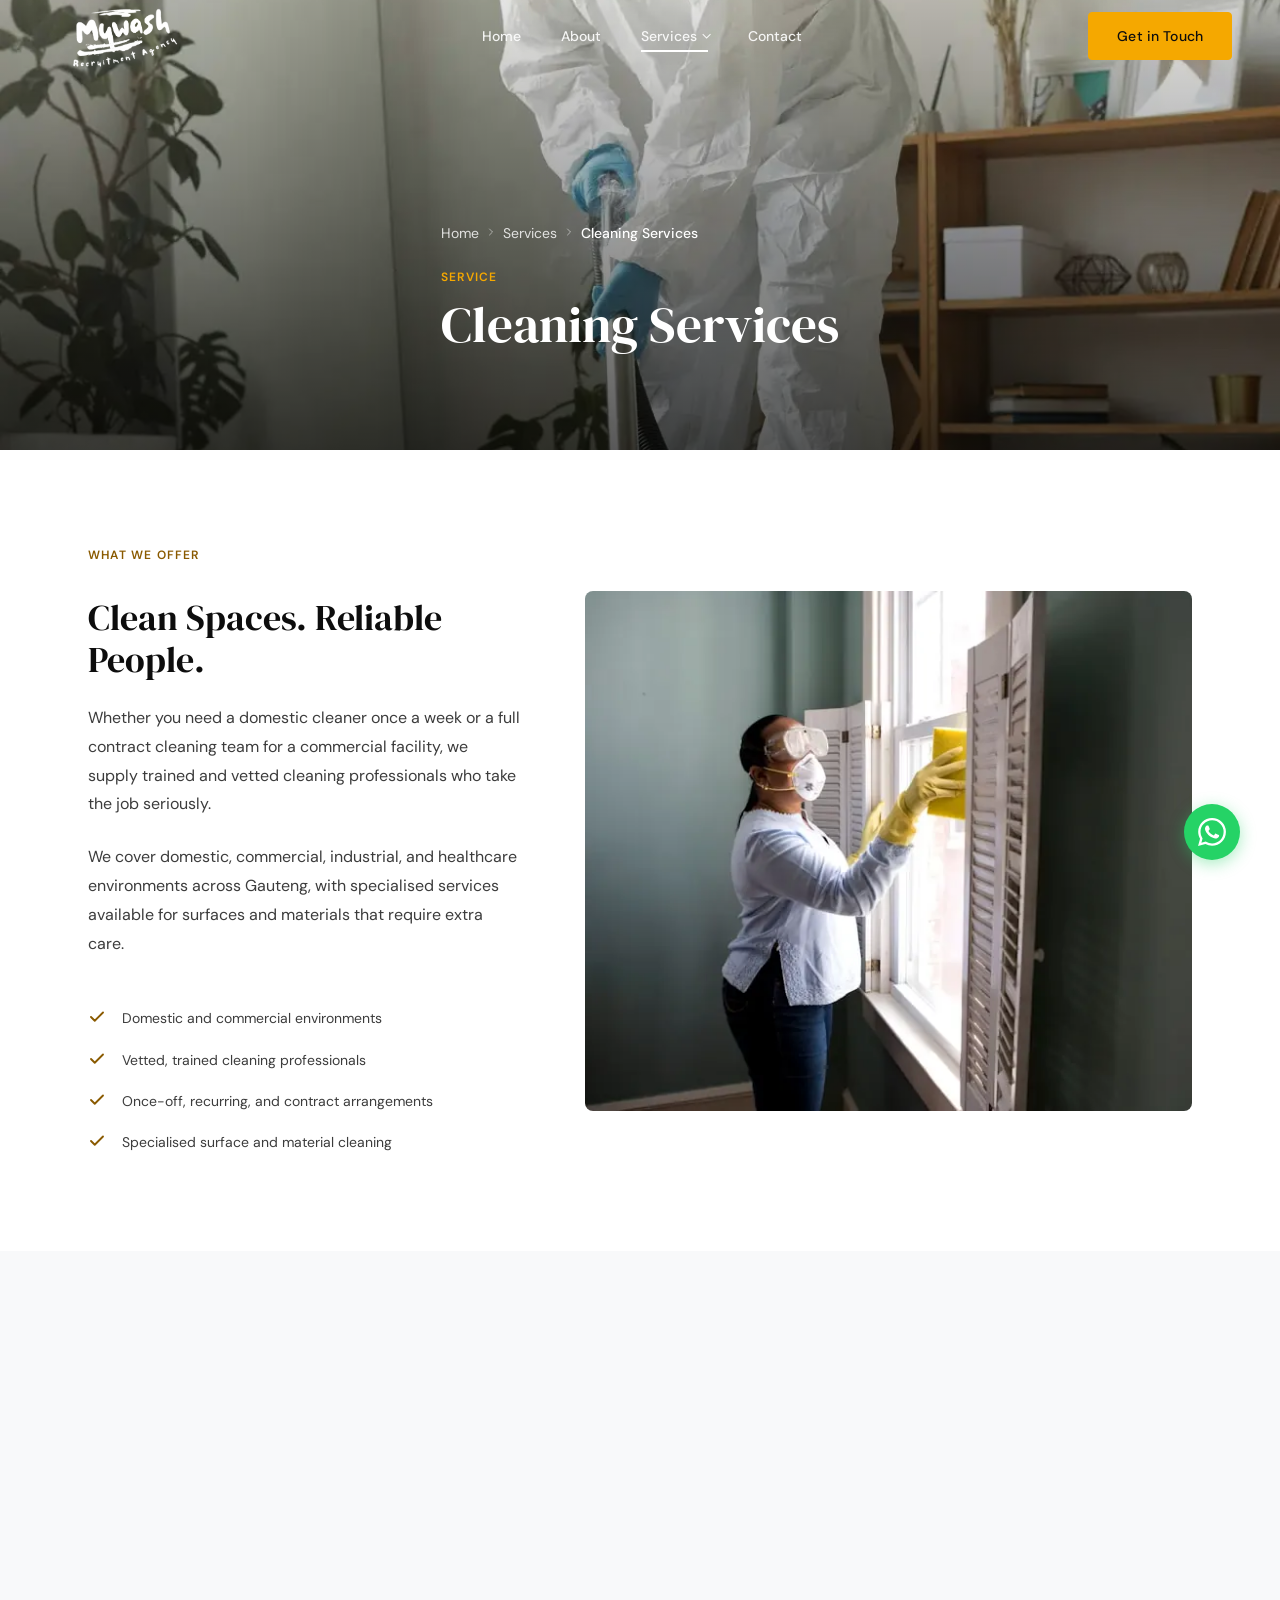
<file: services/cleaning-services.html>
<!DOCTYPE html>
<html lang="en">
<head>
  <meta charset="UTF-8" />
  <meta name="viewport" content="width=device-width, initial-scale=1.0" />
  <title>Cleaning Services | Mywash Recruitment Agency</title>
  <meta name="description" content="Professional cleaning services in Gauteng - general, industrial, healthcare, commercial, and specialised cleaning including carpet, upholstery and window cleaning." />
  <link rel="canonical" href="https://www.mywashrecruitment.co.za/services/cleaning-services.html" />
  <meta name="robots" content="index, follow" />
  <meta property="og:type" content="website" />
  <meta property="og:title" content="Cleaning Services | Mywash Recruitment Agency" />
  <meta property="og:description" content="General, industrial, healthcare, commercial and specialised cleaning services across Gauteng." />
  <meta property="og:url" content="https://www.mywashrecruitment.co.za/services/cleaning-services.html" />
  <meta property="og:image" content="https://www.mywashrecruitment.co.za/images/cleaning_hero-1200.webp" />
  <meta property="og:site_name" content="Mywash Recruitment Agency" />
  <meta name="twitter:card" content="summary_large_image" />
  <meta name="twitter:title" content="Cleaning Services | Mywash Recruitment Agency" />
  <meta name="twitter:description" content="General, industrial, healthcare, commercial and specialised cleaning services across Gauteng." />
  <meta name="twitter:image" content="https://www.mywashrecruitment.co.za/images/cleaning_hero-1200.webp" />
  <link rel="preconnect" href="https://fonts.googleapis.com" />
  <link rel="preconnect" href="https://fonts.gstatic.com" crossorigin />
  <link href="https://fonts.googleapis.com/css2?family=DM+Serif+Display&family=DM+Sans:wght@400;500;600&display=swap" rel="stylesheet" media="print" onload="this.media='all'" />
  <noscript><link href="https://fonts.googleapis.com/css2?family=DM+Serif+Display&family=DM+Sans:wght@400;500;600&display=swap" rel="stylesheet" /></noscript>
  <link rel="icon" type="image/png" href="/images/logo.png" />
  <link rel="apple-touch-icon" href="/images/logo.png" sizes="180x180" />
  <link rel="manifest" href="/site.webmanifest" />
  <meta name="theme-color" content="#F5A800" />

  <script type="application/ld+json">
  {
    "@context": "https://schema.org",
    "@type": "Organization",
    "name": "Mywash Recruitment Agency",
    "url": "https://www.mywashrecruitment.co.za",
    "logo": "https://www.mywashrecruitment.co.za/images/logo.png",
    "contactPoint": { "@type": "ContactPoint", "telephone": "+27730966477", "email": "info@mywashrecruitment.co.za" }
  }
  </script>
  <script type="application/ld+json">
  {
    "@context": "https://schema.org",
    "@type": "BreadcrumbList",
    "itemListElement": [
      { "@type": "ListItem", "position": 1, "name": "Home", "item": "https://www.mywashrecruitment.co.za/" },
      { "@type": "ListItem", "position": 2, "name": "Services", "item": "https://www.mywashrecruitment.co.za/#services" },
      { "@type": "ListItem", "position": 3, "name": "Cleaning Services", "item": "https://www.mywashrecruitment.co.za/services/cleaning-services.html" }
    ]
  }
  </script>
  <script type="application/ld+json">
  {
    "@context": "https://schema.org",
    "@type": "FAQPage",
    "mainEntity": [
      { "@type": "Question", "name": "Do you offer contract cleaning for commercial buildings?", "acceptedAnswer": { "@type": "Answer", "text": "Yes. We provide contract cleaning for commercial entities including offices, retail spaces, and industrial facilities." } },
      { "@type": "Question", "name": "Do you provide specialised cleaning like carpet or upholstery?", "acceptedAnswer": { "@type": "Answer", "text": "Yes. Our specialised cleaning services include carpet cleaning, upholstery cleaning, and window cleaning for both domestic and commercial clients." } }
    ]
  }
  </script>

  <link rel="preload" as="image" href="/images/cleaning_hero-900.webp" imagesrcset="/images/cleaning_hero-900.webp 900w, /images/cleaning_hero-1200.webp 1200w" imagesizes="100vw" type="image/webp" fetchpriority="high" />
  <link rel="stylesheet" href="/css/main.css" />
  <style>
    .cleaning-grid {
      display: grid;
      grid-template-columns: 1fr;
      gap: var(--space-md);
    }
    .cleaning-card {
      background: var(--color-white);
      border: 1px solid var(--color-border);
      border-radius: var(--radius-card);
      padding: var(--space-lg);
      transition: border-color 0.2s ease;
    }
    .cleaning-card:hover { border-color: var(--color-primary); }
    .cleaning-card__icon {
      width: 48px; height: 48px;
      color: var(--color-primary);
      margin-bottom: var(--space-md);
    }
    .cleaning-card__title {
      font-size: var(--text-h3);
      color: var(--color-text-primary);
      margin-bottom: var(--space-xs);
    }
    .cleaning-card__text {
      font-size: var(--text-small);
      color: var(--color-text-body);
      line-height: var(--leading-loose);
      margin-bottom: var(--space-md);
    }
    .cleaning-card__tags {
      display: flex;
      flex-wrap: wrap;
      gap: 0.375rem;
    }
    .cleaning-card__tag {
      font-size: 0.7rem;
      font-weight: 500;
      padding: 0.25rem 0.625rem;
      background: var(--color-primary-light);
      border: 1px solid var(--color-primary);
      border-radius: 999px;
      color: var(--color-text-primary);
      letter-spacing: 0.02em;
    }
    @media (min-width: 768px) { .cleaning-grid { grid-template-columns: repeat(2, 1fr); } }
    @media (min-width: 1024px) { .cleaning-grid { grid-template-columns: repeat(3, 1fr); } }
  </style>
</head>
<body>

  <a href="#main-content" class="skip-link">Skip to main content</a>

  <header>
    <nav class="nav nav--transparent" aria-label="Main navigation">
      <div class="nav__inner">
        <a href="/" class="nav__logo" aria-label="Mywash Recruitment Agency - Home">
          <img src="/images/logo.png" alt="Mywash Recruitment Agency logo" class="nav__logo-img" width="382" height="120" />
        </a>
        <ul class="nav__links" role="list">
          <li><a href="/" class="nav__link">Home</a></li>
          <li><a href="/about.html" class="nav__link">About</a></li>
          <li class="nav__dropdown">
            <a href="#" class="nav__link is-active" aria-haspopup="true">Services</a>
            <ul class="nav__dropdown-menu" role="list">
              <li><a href="/services/travel-management.html" class="nav__dropdown-item">Travel Management</a></li>
              <li><a href="/services/property-management.html" class="nav__dropdown-item">Property Management</a></li>
              <li><a href="/services/cleaning-services.html" class="nav__dropdown-item">Cleaning Services</a></li>
              <li><a href="/services/staffing.html" class="nav__dropdown-item">Staffing</a></li>
            </ul>
          </li>
          <li><a href="/contact.html" class="nav__link">Contact</a></li>
        </ul>
        <a href="/contact.html" class="btn btn--primary nav__cta">Get in Touch</a>
        <button type="button" class="nav__hamburger" aria-label="Open menu" aria-expanded="false" aria-controls="mobile-drawer">
          <span class="nav__hamburger-line"></span>
          <span class="nav__hamburger-line"></span>
          <span class="nav__hamburger-line"></span>
        </button>
      </div>
    </nav>
    <div class="nav__drawer" id="mobile-drawer" role="dialog" aria-label="Mobile navigation" aria-modal="true">
      <button type="button" class="nav__drawer-close" aria-label="Close menu"><svg width="24" height="24" viewBox="0 0 24 24" fill="none" stroke="currentColor" stroke-width="2" stroke-linecap="round" stroke-linejoin="round" aria-hidden="true"><line x1="18" y1="6" x2="6" y2="18"/><line x1="6" y1="6" x2="18" y2="18"/></svg></button>
      <nav aria-label="Mobile navigation">
        <ul class="nav__drawer-links" role="list">
          <li><a href="/" class="nav__drawer-link">Home</a></li>
          <li><a href="/about.html" class="nav__drawer-link">About</a></li>
          <li>
            <span class="nav__drawer-sublabel">Services</span>
            <a href="/services/travel-management.html" class="nav__drawer-sublink">Travel Management</a>
            <a href="/services/property-management.html" class="nav__drawer-sublink">Property Management</a>
            <a href="/services/cleaning-services.html" class="nav__drawer-sublink">Cleaning Services</a>
            <a href="/services/staffing.html" class="nav__drawer-sublink">Staffing</a>
          </li>
          <li><a href="/contact.html" class="nav__drawer-link">Contact</a></li>
        </ul>
      </nav>
      <div class="nav__drawer-cta"><a href="/contact.html" class="btn btn--primary">Get in Touch</a></div>
    </div>
    <div class="nav__overlay" aria-hidden="true"></div>
  </header>

  <main id="main-content">

    <!-- PAGE HERO -->
    <section class="page-hero page-hero--md" aria-label="Cleaning services hero">
      <picture class="page-hero__bg">
        <source srcset="/images/cleaning_hero-900.webp 900w, /images/cleaning_hero-1200.webp 1200w" sizes="100vw" type="image/webp" />
        <img src="/images/cleaning_hero-1200.webp" alt="Professional cleaning team working in a bright commercial office space" width="1200" height="800" fetchpriority="high" decoding="async" />
      </picture>
      <div class="container">
        <div class="page-hero__content">
          <nav aria-label="Breadcrumb">
            <ol class="breadcrumb">
              <li class="breadcrumb__item"><a href="/" class="breadcrumb__link">Home</a><span class="breadcrumb__sep" aria-hidden="true"><svg width="12" height="12" viewBox="0 0 24 24" fill="none" stroke="currentColor" stroke-width="2" stroke-linecap="round" stroke-linejoin="round"><polyline points="9 18 15 12 9 6"/></svg></span></li>
              <li class="breadcrumb__item"><a href="/#services" class="breadcrumb__link">Services</a><span class="breadcrumb__sep" aria-hidden="true"><svg width="12" height="12" viewBox="0 0 24 24" fill="none" stroke="currentColor" stroke-width="2" stroke-linecap="round" stroke-linejoin="round"><polyline points="9 18 15 12 9 6"/></svg></span></li>
              <li class="breadcrumb__item"><span class="breadcrumb__current">Cleaning Services</span></li>
            </ol>
          </nav>
          <span class="label page-hero__label">Service</span>
          <h1 class="page-hero__title">Cleaning Services</h1>
        </div>
      </div>
    </section>

    <!-- INTRO -->
    <section class="section-pad" aria-labelledby="cleaning-intro-heading">
      <div class="container">
        <div class="two-col">
          <div class="two-col__content reveal">
            <span class="label">What We Offer</span>
            <h2 id="cleaning-intro-heading">Clean Spaces. Reliable People.</h2>
            <p>Whether you need a domestic cleaner once a week or a full contract cleaning team for a commercial facility, we supply trained and vetted cleaning professionals who take the job seriously.</p>
            <p>We cover domestic, commercial, industrial, and healthcare environments across Gauteng, with specialised services available for surfaces and materials that require extra care.</p>
            <ul class="checklist mt-md" role="list">
              <li class="checklist__item"><svg class="checklist__icon" viewBox="0 0 24 24" fill="none" stroke="currentColor" stroke-width="2.5" stroke-linecap="round" stroke-linejoin="round" aria-hidden="true"><polyline points="20 6 9 17 4 12"/></svg>Domestic and commercial environments</li>
              <li class="checklist__item"><svg class="checklist__icon" viewBox="0 0 24 24" fill="none" stroke="currentColor" stroke-width="2.5" stroke-linecap="round" stroke-linejoin="round" aria-hidden="true"><polyline points="20 6 9 17 4 12"/></svg>Vetted, trained cleaning professionals</li>
              <li class="checklist__item"><svg class="checklist__icon" viewBox="0 0 24 24" fill="none" stroke="currentColor" stroke-width="2.5" stroke-linecap="round" stroke-linejoin="round" aria-hidden="true"><polyline points="20 6 9 17 4 12"/></svg>Once-off, recurring, and contract arrangements</li>
              <li class="checklist__item"><svg class="checklist__icon" viewBox="0 0 24 24" fill="none" stroke="currentColor" stroke-width="2.5" stroke-linecap="round" stroke-linejoin="round" aria-hidden="true"><polyline points="20 6 9 17 4 12"/></svg>Specialised surface and material cleaning</li>
            </ul>
          </div>
          <div class="two-col__media reveal">
            <img
              src="/images/cleaning_intro.webp"
              alt="Professional cleaner in uniform wiping down a surface in a modern office environment"
              width="800" height="520" loading="lazy" decoding="async"
            />
          </div>
        </div>
      </div>
    </section>

    <!-- SERVICE TYPES -->
    <section class="section-pad bg-surface" aria-labelledby="cleaning-types-heading">
      <div class="container">
        <header class="section-header reveal">
          <span class="label">What We Cover</span>
          <h2 id="cleaning-types-heading">Cleaning Services We Provide</h2>
          <p class="section-header__subtitle">From routine domestic cleaning to specialised deep-clean requirements, we match the right team to the job.</p>
        </header>
        <div class="cleaning-grid reveal-stagger">

          <article class="cleaning-card reveal">
            <div class="cleaning-card__icon" aria-hidden="true">
              <svg width="48" height="48" viewBox="0 0 24 24" fill="none" stroke="currentColor" stroke-width="1.5" stroke-linecap="round" stroke-linejoin="round"><path d="M3 9l9-7 9 7v11a2 2 0 0 1-2 2H5a2 2 0 0 1-2-2z"/><polyline points="9 22 9 12 15 12 15 22"/></svg>
            </div>
            <h3 class="cleaning-card__title">General Cleaning</h3>
            <p class="cleaning-card__text">Routine cleaning for homes, apartments, and small offices. Flexible scheduling - daily, weekly, fortnightly, or once-off.</p>
            <div class="cleaning-card__tags">
              <span class="cleaning-card__tag">Domestic</span>
              <span class="cleaning-card__tag">Office</span>
              <span class="cleaning-card__tag">Flexible Schedule</span>
            </div>
          </article>

          <article class="cleaning-card reveal">
            <div class="cleaning-card__icon" aria-hidden="true">
              <svg width="48" height="48" viewBox="0 0 24 24" fill="none" stroke="currentColor" stroke-width="1.5" stroke-linecap="round" stroke-linejoin="round"><rect x="2" y="3" width="20" height="14" rx="2" ry="2"/><line x1="8" y1="21" x2="16" y2="21"/><line x1="12" y1="17" x2="12" y2="21"/></svg>
            </div>
            <h3 class="cleaning-card__title">Industrial &amp; Commercial</h3>
            <p class="cleaning-card__text">High-frequency and high-standard cleaning for warehouses, factories, office parks, and commercial facilities. Teams scaled to site requirements.</p>
            <div class="cleaning-card__tags">
              <span class="cleaning-card__tag">Industrial</span>
              <span class="cleaning-card__tag">Warehouses</span>
              <span class="cleaning-card__tag">Factories</span>
            </div>
          </article>

          <article class="cleaning-card reveal">
            <div class="cleaning-card__icon" aria-hidden="true">
              <svg width="48" height="48" viewBox="0 0 24 24" fill="none" stroke="currentColor" stroke-width="1.5" stroke-linecap="round" stroke-linejoin="round"><path d="M22 12h-4l-3 9L9 3l-3 9H2"/></svg>
            </div>
            <h3 class="cleaning-card__title">Healthcare Cleaning</h3>
            <p class="cleaning-card__text">Infection-control cleaning for clinics, pharmacies, and other healthcare facilities. Staff trained in hygiene protocols and safe chemical handling.</p>
            <div class="cleaning-card__tags">
              <span class="cleaning-card__tag">Clinics</span>
              <span class="cleaning-card__tag">Pharmacies</span>
              <span class="cleaning-card__tag">Infection Control</span>
            </div>
          </article>

          <article class="cleaning-card reveal">
            <div class="cleaning-card__icon" aria-hidden="true">
              <svg width="48" height="48" viewBox="0 0 24 24" fill="none" stroke="currentColor" stroke-width="1.5" stroke-linecap="round" stroke-linejoin="round"><path d="M17 21v-2a4 4 0 0 0-4-4H5a4 4 0 0 0-4 4v2"/><circle cx="9" cy="7" r="4"/><path d="M23 21v-2a4 4 0 0 0-3-3.87"/><path d="M16 3.13a4 4 0 0 1 0 7.75"/></svg>
            </div>
            <h3 class="cleaning-card__title">Contract Cleaning</h3>
            <p class="cleaning-card__text">Ongoing contract cleaning for commercial entities. We manage scheduling, team deployment, and quality assurance on your behalf.</p>
            <div class="cleaning-card__tags">
              <span class="cleaning-card__tag">Retail</span>
              <span class="cleaning-card__tag">Corporate</span>
              <span class="cleaning-card__tag">Ongoing Contract</span>
            </div>
          </article>

          <article class="cleaning-card reveal">
            <div class="cleaning-card__icon" aria-hidden="true">
              <svg width="48" height="48" viewBox="0 0 24 24" fill="none" stroke="currentColor" stroke-width="1.5" stroke-linecap="round" stroke-linejoin="round"><path d="M3 9l9-7 9 7v11a2 2 0 0 1-2 2H5a2 2 0 0 1-2-2z"/></svg>
            </div>
            <h3 class="cleaning-card__title">Domestic Services</h3>
            <p class="cleaning-card__text">Trusted domestic workers for private homes. Full cleaning, laundry, and household upkeep. Temporary cover and long-term placements available.</p>
            <div class="cleaning-card__tags">
              <span class="cleaning-card__tag">Domestic Workers</span>
              <span class="cleaning-card__tag">Laundry</span>
              <span class="cleaning-card__tag">Household</span>
            </div>
          </article>

          <article class="cleaning-card reveal">
            <div class="cleaning-card__icon" aria-hidden="true">
              <svg width="48" height="48" viewBox="0 0 24 24" fill="none" stroke="currentColor" stroke-width="1.5" stroke-linecap="round" stroke-linejoin="round"><circle cx="12" cy="12" r="10"/><path d="M12 8v4l3 3"/></svg>
            </div>
            <h3 class="cleaning-card__title">Specialised Services</h3>
            <p class="cleaning-card__text">Deep-clean treatments for specific surfaces and materials - carpet cleaning, upholstery cleaning, and window cleaning for domestic and commercial spaces.</p>
            <div class="cleaning-card__tags">
              <span class="cleaning-card__tag">Carpet</span>
              <span class="cleaning-card__tag">Upholstery</span>
              <span class="cleaning-card__tag">Windows</span>
            </div>
          </article>

        </div>
      </div>
    </section>

    <!-- PHOTO PANEL -->
    <div class="photo-stack">
      <section class="photo-panel" aria-labelledby="cleaning-panel-heading">
        <img src="/images/cleaning_cta-1200.webp" alt="" class="photo-panel__bg" width="1200" height="800" loading="lazy" decoding="async" />
        <div class="photo-panel__content">
          <span class="label photo-panel__label">Our Standard</span>
          <h2 id="cleaning-panel-heading" class="photo-panel__title">Cleaning Done Right, Every Time</h2>
          <p class="photo-panel__text">We do not cut corners with the people we place. Every cleaning professional we supply is vetted, trained, and accountable to the same standard we hold ourselves to.</p>
          <a href="mailto:info@mywashrecruitment.co.za" class="btn btn--primary">Get a Quote</a>
        </div>
      </section>
    </div>

  </main>

  <footer class="footer" aria-label="Site footer">
    <div class="container">
      <div class="footer__grid">
        <div class="footer__brand">
          <img src="/images/logo.png" alt="Mywash Recruitment Agency" class="footer__logo" width="319" height="100" loading="lazy" />
          <p class="footer__tagline">Bridging the gap between talented professionals and leading organisations across Gauteng, South Africa.</p>
          <div class="footer__social" role="group" aria-label="Social media links">
            <a href="https://www.facebook.com/share/1NX3bXwiZi/" class="footer__social-link" aria-label="Facebook" target="_blank" rel="noopener noreferrer"><svg width="18" height="18" viewBox="0 0 24 24" fill="currentColor" aria-hidden="true"><path d="M18 2h-3a5 5 0 0 0-5 5v3H7v4h3v8h4v-8h3l1-4h-4V7a1 1 0 0 1 1-1h3z"/></svg></a>
            <a href="https://wa.me/27730966477" class="footer__social-link" aria-label="WhatsApp" target="_blank" rel="noopener noreferrer"><svg width="18" height="18" viewBox="0 0 24 24" fill="currentColor" aria-hidden="true"><path d="M17.472 14.382c-.297-.149-1.758-.867-2.03-.967-.273-.099-.471-.148-.67.15-.197.297-.767.966-.94 1.164-.173.199-.347.223-.644.075-.297-.15-1.255-.463-2.39-1.475-.883-.788-1.48-1.761-1.653-2.059-.173-.297-.018-.458.13-.606.134-.133.298-.347.446-.52.149-.174.198-.298.298-.497.099-.198.05-.371-.025-.52-.075-.149-.669-1.612-.916-2.207-.242-.579-.487-.5-.669-.51-.173-.008-.371-.01-.57-.01-.198 0-.52.074-.792.372-.272.297-1.04 1.016-1.04 2.479 0 1.462 1.065 2.875 1.213 3.074.149.198 2.096 3.2 5.077 4.487.709.306 1.262.489 1.694.625.712.227 1.36.195 1.871.118.571-.085 1.758-.719 2.006-1.413.248-.694.248-1.289.173-1.413-.074-.124-.272-.198-.57-.347m-5.421 7.403h-.004a9.87 9.87 0 0 1-5.031-1.378l-.361-.214-3.741.982.998-3.648-.235-.374a9.86 9.86 0 0 1-1.51-5.26c.001-5.45 4.436-9.884 9.888-9.884 2.64 0 5.122 1.03 6.988 2.898a9.825 9.825 0 0 1 2.893 6.994c-.003 5.45-4.437 9.884-9.885 9.884m8.413-18.297A11.815 11.815 0 0 0 12.05 0C5.495 0 .16 5.335.157 11.892c0 2.096.547 4.142 1.588 5.945L.057 24l6.305-1.654a11.882 11.882 0 0 0 5.683 1.448h.005c6.554 0 11.89-5.335 11.893-11.893a11.821 11.821 0 0 0-3.48-8.413z"/></svg></a>
            <a href="https://whatsapp.com/channel/0029Vb7r6QHEAKWMLTolqH0t" class="footer__social-link" aria-label="WhatsApp Channel" target="_blank" rel="noopener noreferrer"><svg width="18" height="18" viewBox="0 0 24 24" fill="none" stroke="currentColor" stroke-width="2" stroke-linecap="round" stroke-linejoin="round" aria-hidden="true"><path d="M22 2L11 13"/><path d="M22 2L15 22 11 13 2 9l20-7z"/></svg></a>
          </div>
        </div>
        <nav aria-label="Footer services navigation">
          <span class="footer__col-title">Services</span>
          <ul class="footer__links" role="list">
            <li><a href="/services/travel-management.html" class="footer__link">Travel Management</a></li>
            <li><a href="/services/property-management.html" class="footer__link">Property Management</a></li>
            <li><a href="/services/cleaning-services.html" class="footer__link">Cleaning Services</a></li>
            <li><a href="/services/staffing.html" class="footer__link">Staffing</a></li>
          </ul>
        </nav>
        <nav aria-label="Footer company navigation">
          <span class="footer__col-title">Company</span>
          <ul class="footer__links" role="list">
            <li><a href="/about.html" class="footer__link">About Us</a></li>
            <li><a href="/contact.html" class="footer__link">Contact</a></li>
            <li><a href="/privacy-policy.html" class="footer__link">Privacy Policy</a></li>
          </ul>
        </nav>
        <div>
          <span class="footer__col-title">Get in Touch</span>
          <address>
            <div class="footer__contact-item"><svg class="footer__contact-icon" viewBox="0 0 24 24" fill="none" stroke="currentColor" stroke-width="2" stroke-linecap="round" stroke-linejoin="round" aria-hidden="true"><path d="M21 10c0 7-9 13-9 13s-9-6-9-13a9 9 0 0 1 18 0z"/><circle cx="12" cy="10" r="3"/></svg><span>Gauteng, South Africa</span></div>
            <div class="footer__contact-item"><svg class="footer__contact-icon" viewBox="0 0 24 24" fill="none" stroke="currentColor" stroke-width="2" stroke-linecap="round" stroke-linejoin="round" aria-hidden="true"><path d="M22 16.92v3a2 2 0 0 1-2.18 2 19.79 19.79 0 0 1-8.63-3.07A19.5 19.5 0 0 1 4.69 12a19.79 19.79 0 0 1-3.07-8.67A2 2 0 0 1 3.77 1h3a2 2 0 0 1 2 1.72c.127.96.361 1.903.7 2.81a2 2 0 0 1-.45 2.11L8.09 8.91a16 16 0 0 0 6 6l.86-.86a2 2 0 0 1 2.11-.45c.907.339 1.85.573 2.81.7A2 2 0 0 1 22 16.92z"/></svg><a href="tel:+27730966477" class="footer__link">073 096 6477</a></div>
            <div class="footer__contact-item"><svg class="footer__contact-icon" viewBox="0 0 24 24" fill="none" stroke="currentColor" stroke-width="2" stroke-linecap="round" stroke-linejoin="round" aria-hidden="true"><path d="M4 4h16c1.1 0 2 .9 2 2v12c0 1.1-.9 2-2 2H4c-1.1 0-2-.9-2-2V6c0-1.1.9-2 2-2z"/><polyline points="22,6 12,13 2,6"/></svg><a href="mailto:info@mywashrecruitment.co.za" class="footer__link">info@mywashrecruitment.co.za</a></div>
          </address>
          <div class="footer__cta-wrap"><a href="https://wa.me/27730966477" class="btn btn--primary" target="_blank" rel="noopener noreferrer">WhatsApp Us</a></div>
        </div>
      </div>
      <div class="footer__bottom">
        <p class="footer__copy">&copy; <span class="js-year"></span> Mywash Recruitment Agency. Reg: K2026/125236/07. All rights reserved.</p>
        <nav class="footer__legal-links" aria-label="Legal links"><a href="/privacy-policy.html" class="footer__legal-link">Privacy Policy</a></nav>
      </div>
    </div>
  </footer>

  <a href="https://wa.me/27730966477" class="whatsapp-float" aria-label="Chat with us on WhatsApp" target="_blank" rel="noopener noreferrer">
    <svg viewBox="0 0 24 24" fill="currentColor" aria-hidden="true"><path d="M17.472 14.382c-.297-.149-1.758-.867-2.03-.967-.273-.099-.471-.148-.67.15-.197.297-.767.966-.94 1.164-.173.199-.347.223-.644.075-.297-.15-1.255-.463-2.39-1.475-.883-.788-1.48-1.761-1.653-2.059-.173-.297-.018-.458.13-.606.134-.133.298-.347.446-.52.149-.174.198-.298.298-.497.099-.198.05-.371-.025-.52-.075-.149-.669-1.612-.916-2.207-.242-.579-.487-.5-.669-.51-.173-.008-.371-.01-.57-.01-.198 0-.52.074-.792.372-.272.297-1.04 1.016-1.04 2.479 0 1.462 1.065 2.875 1.213 3.074.149.198 2.096 3.2 5.077 4.487.709.306 1.262.489 1.694.625.712.227 1.36.195 1.871.118.571-.085 1.758-.719 2.006-1.413.248-.694.248-1.289.173-1.413-.074-.124-.272-.198-.57-.347m-5.421 7.403h-.004a9.87 9.87 0 0 1-5.031-1.378l-.361-.214-3.741.982.998-3.648-.235-.374a9.86 9.86 0 0 1-1.51-5.26c.001-5.45 4.436-9.884 9.888-9.884 2.64 0 5.122 1.03 6.988 2.898a9.825 9.825 0 0 1 2.893 6.994c-.003 5.45-4.437 9.884-9.885 9.884m8.413-18.297A11.815 11.815 0 0 0 12.05 0C5.495 0 .16 5.335.157 11.892c0 2.096.547 4.142 1.588 5.945L.057 24l6.305-1.654a11.882 11.882 0 0 0 5.683 1.448h.005c6.554 0 11.89-5.335 11.893-11.893a11.821 11.821 0 0 0-3.48-8.413z"/></svg>
  </a>

  <script src="/js/main.js" defer></script>
</body>
</html>
</file>
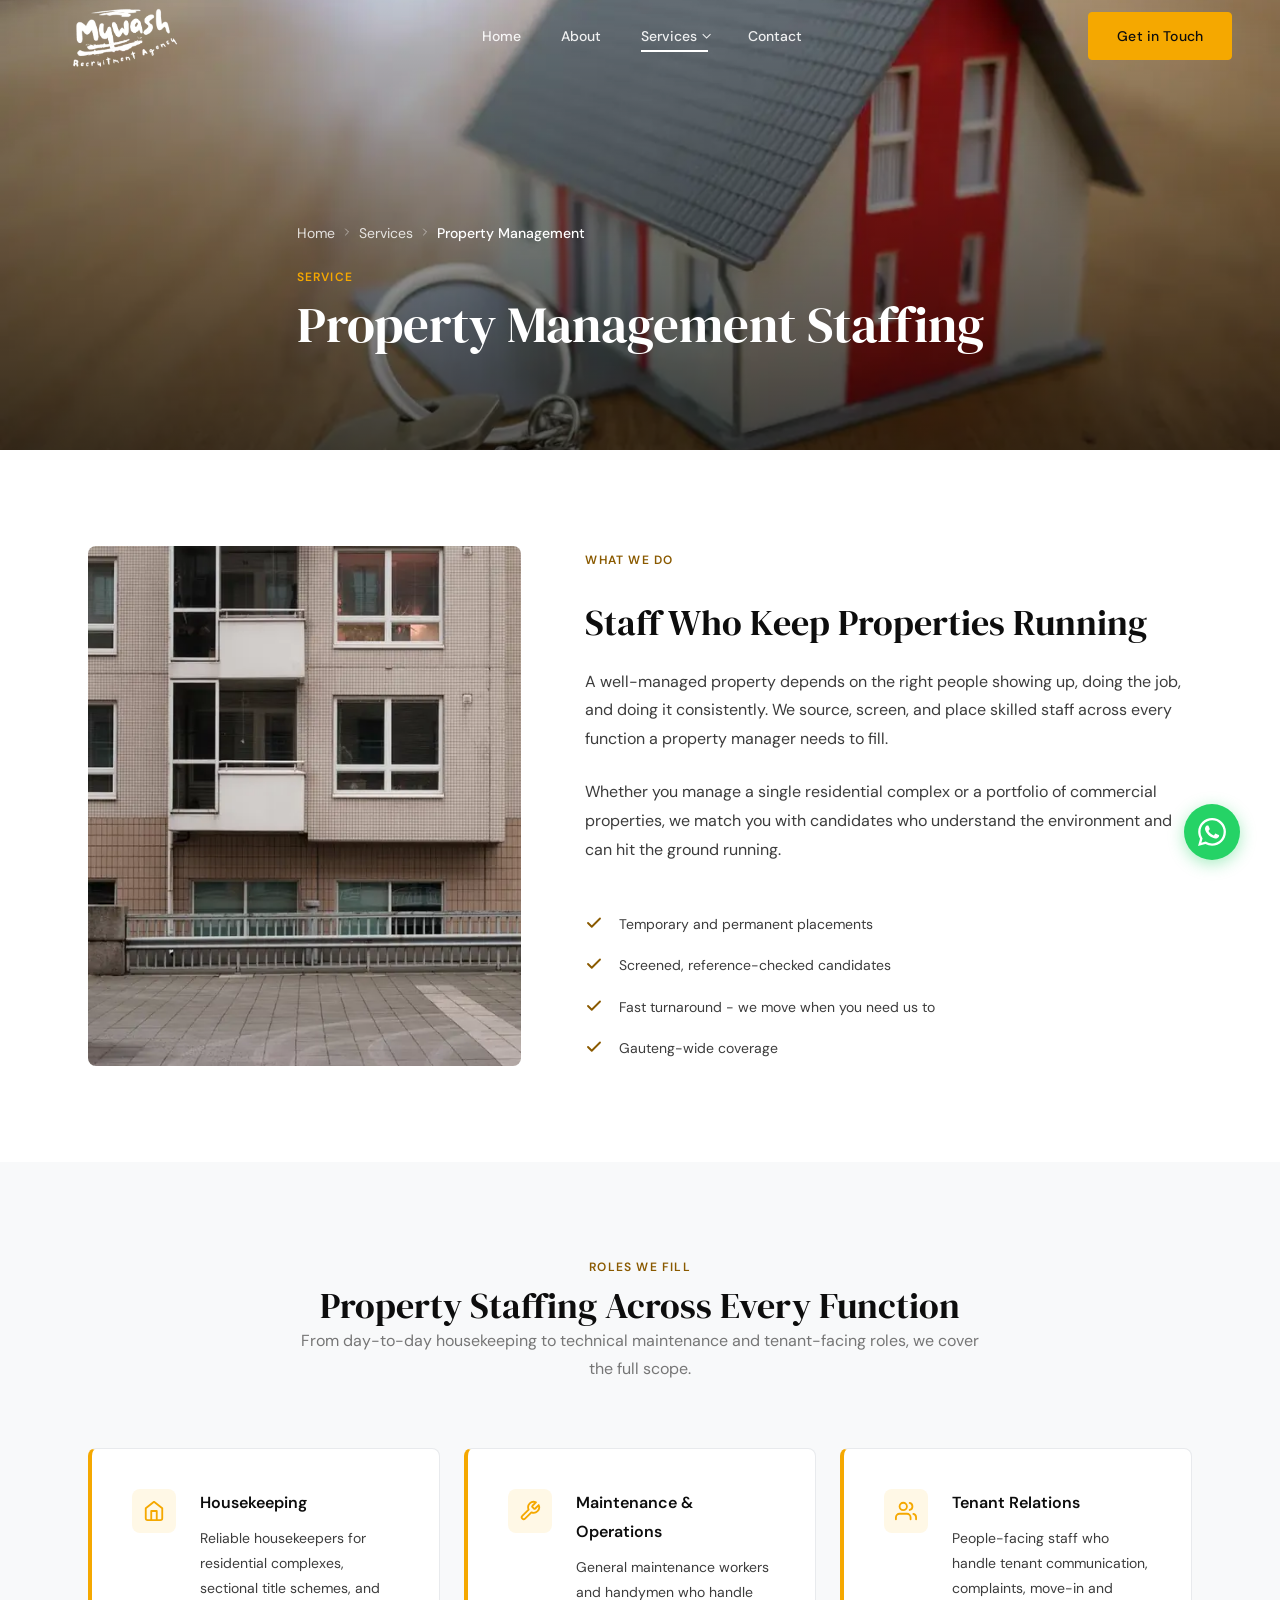
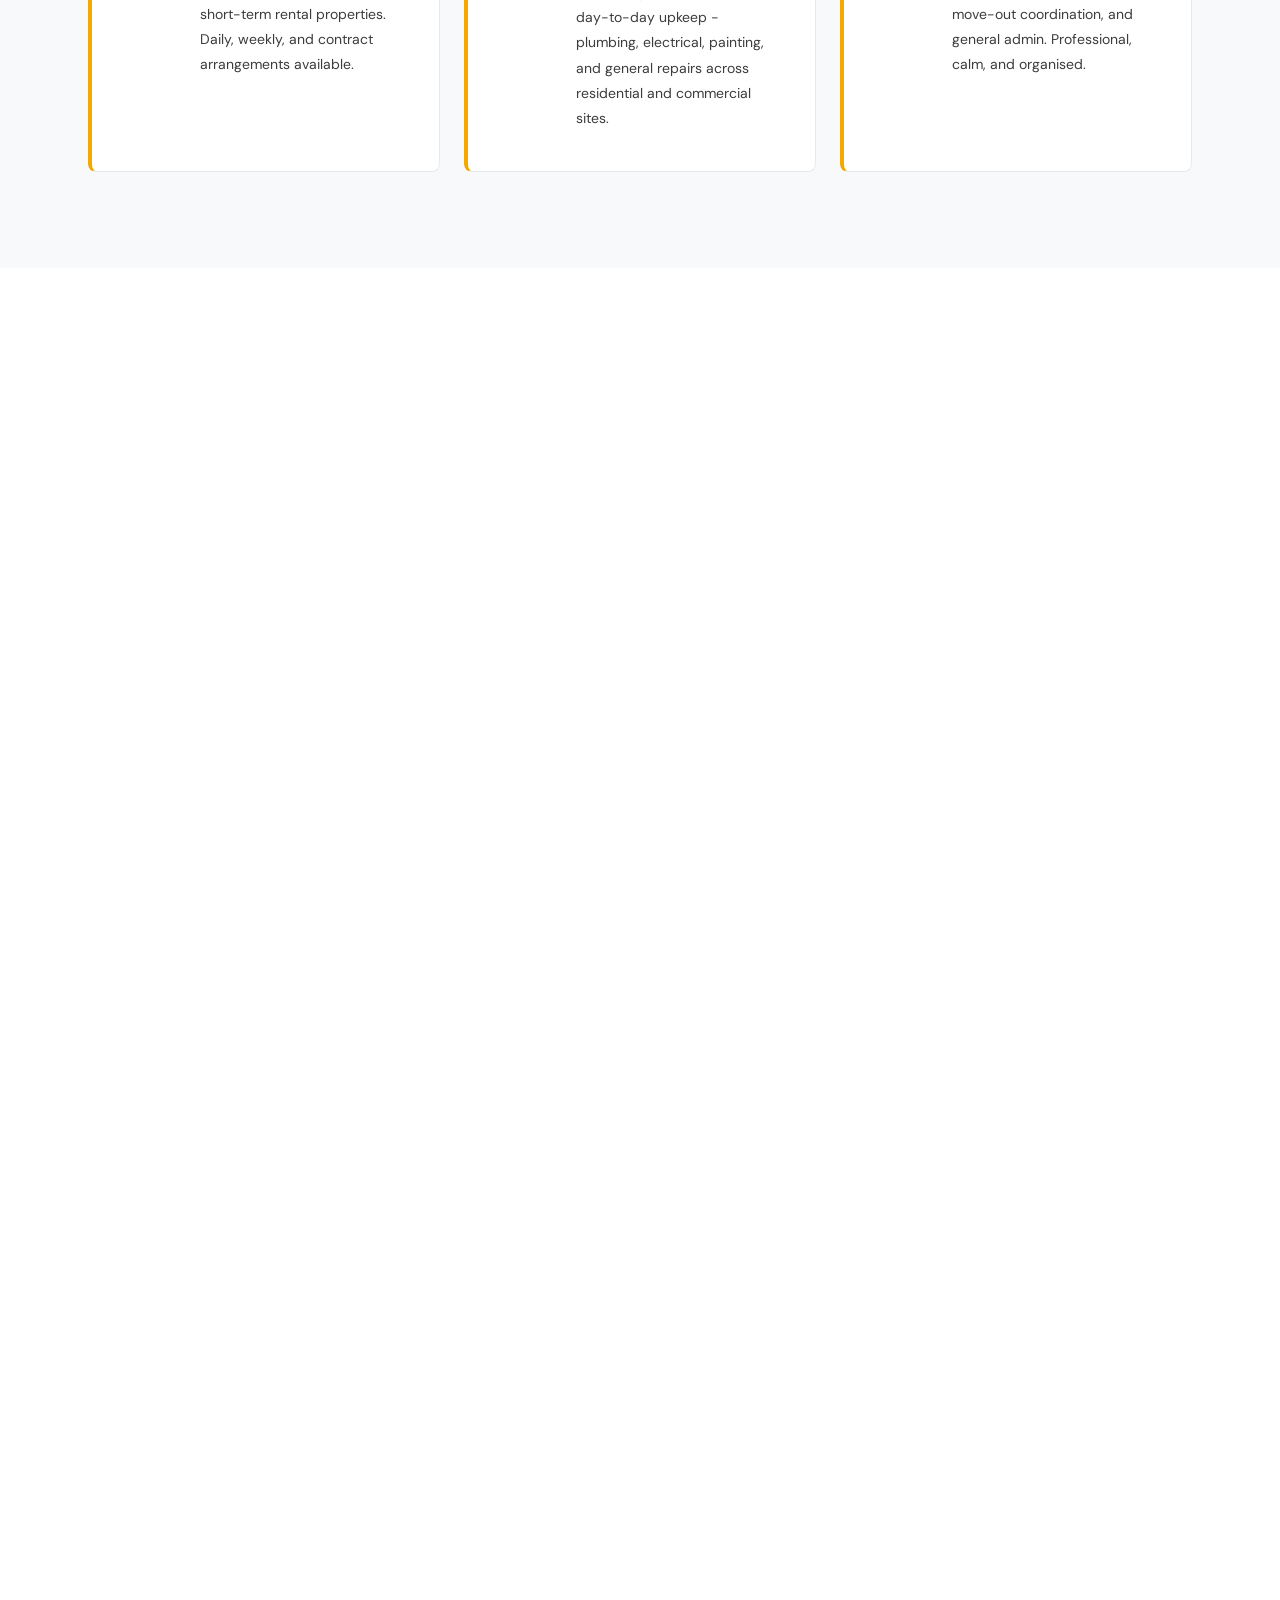
<file: services/property-management.html>
<!DOCTYPE html>
<html lang="en">
<head>
  <meta charset="UTF-8" />
  <meta name="viewport" content="width=device-width, initial-scale=1.0" />
  <title>Property Management | Mywash Recruitment Agency</title>
  <meta name="description" content="Mywash Recruitment Agency provides skilled housekeepers, maintenance staff, and tenant relations professionals for property managers across Gauteng." />
  <link rel="canonical" href="https://www.mywashrecruitment.co.za/services/property-management.html" />
  <meta name="robots" content="index, follow" />
  <meta property="og:type" content="website" />
  <meta property="og:title" content="Property Management Staffing | Mywash Recruitment Agency" />
  <meta property="og:description" content="Skilled housekeepers, maintenance staff, and tenant relations professionals for property managers across Gauteng." />
  <meta property="og:url" content="https://www.mywashrecruitment.co.za/services/property-management.html" />
  <meta property="og:image" content="https://www.mywashrecruitment.co.za/images/property_hero-1200.webp" />
  <meta property="og:site_name" content="Mywash Recruitment Agency" />
  <meta name="twitter:card" content="summary_large_image" />
  <meta name="twitter:title" content="Property Management Staffing | Mywash Recruitment Agency" />
  <meta name="twitter:description" content="Skilled housekeepers, maintenance staff, and tenant relations professionals for property managers across Gauteng." />
  <meta name="twitter:image" content="https://www.mywashrecruitment.co.za/images/property_hero-1200.webp" />
  <link rel="preconnect" href="https://fonts.googleapis.com" />
  <link rel="preconnect" href="https://fonts.gstatic.com" crossorigin />
  <link href="https://fonts.googleapis.com/css2?family=DM+Serif+Display&family=DM+Sans:wght@400;500;600&display=swap" rel="stylesheet" media="print" onload="this.media='all'" />
  <noscript><link href="https://fonts.googleapis.com/css2?family=DM+Serif+Display&family=DM+Sans:wght@400;500;600&display=swap" rel="stylesheet" /></noscript>
  <link rel="icon" type="image/png" href="/images/logo.png" />
  <link rel="apple-touch-icon" href="/images/logo.png" sizes="180x180" />
  <link rel="manifest" href="/site.webmanifest" />
  <meta name="theme-color" content="#F5A800" />

  <script type="application/ld+json">
  {
    "@context": "https://schema.org",
    "@type": "Organization",
    "name": "Mywash Recruitment Agency",
    "url": "https://www.mywashrecruitment.co.za",
    "logo": "https://www.mywashrecruitment.co.za/images/logo.png",
    "contactPoint": { "@type": "ContactPoint", "telephone": "+27730966477", "email": "info@mywashrecruitment.co.za" }
  }
  </script>
  <script type="application/ld+json">
  {
    "@context": "https://schema.org",
    "@type": "BreadcrumbList",
    "itemListElement": [
      { "@type": "ListItem", "position": 1, "name": "Home", "item": "https://www.mywashrecruitment.co.za/" },
      { "@type": "ListItem", "position": 2, "name": "Services", "item": "https://www.mywashrecruitment.co.za/#services" },
      { "@type": "ListItem", "position": 3, "name": "Property Management", "item": "https://www.mywashrecruitment.co.za/services/property-management.html" }
    ]
  }
  </script>
  <script type="application/ld+json">
  {
    "@context": "https://schema.org",
    "@type": "FAQPage",
    "mainEntity": [
      { "@type": "Question", "name": "Do you supply temporary or permanent property staff?", "acceptedAnswer": { "@type": "Answer", "text": "We supply both temporary and permanent staff for property management roles including housekeepers, maintenance workers, and tenant relations personnel." } },
      { "@type": "Question", "name": "Which areas in Gauteng do you cover for property staffing?", "acceptedAnswer": { "@type": "Answer", "text": "We operate across the Gauteng province with a strong focus on Johannesburg and surrounding areas." } }
    ]
  }
  </script>

  <link rel="preload" as="image" href="/images/property_hero-900.webp" imagesrcset="/images/property_hero-900.webp 900w, /images/property_hero-1200.webp 1200w" imagesizes="100vw" type="image/webp" fetchpriority="high" />
  <link rel="stylesheet" href="/css/main.css" />
  <style>
    .roles__grid {
      display: grid;
      grid-template-columns: 1fr;
      gap: var(--space-md);
    }
    .role-card {
      background: var(--color-white);
      border: 1px solid var(--color-border);
      border-left: 4px solid var(--color-primary);
      border-radius: var(--radius-card);
      padding: var(--space-lg);
      display: flex;
      gap: var(--space-md);
      align-items: flex-start;
    }
    .role-card__icon {
      width: 44px;
      height: 44px;
      background: var(--color-primary-light);
      border-radius: var(--radius-card);
      display: flex;
      align-items: center;
      justify-content: center;
      color: var(--color-primary);
      flex-shrink: 0;
    }
    .role-card__title {
      font-size: var(--text-body);
      font-weight: 600;
      color: var(--color-text-primary);
      font-family: var(--font-body);
      margin-bottom: var(--space-xs);
    }
    .role-card__text {
      font-size: var(--text-small);
      color: var(--color-text-body);
      line-height: var(--leading-loose);
    }
    @media (min-width: 768px) {
      .roles__grid { grid-template-columns: repeat(2, 1fr); }
    }
    @media (min-width: 1024px) {
      .roles__grid { grid-template-columns: repeat(3, 1fr); }
    }
  </style>
</head>
<body>

  <a href="#main-content" class="skip-link">Skip to main content</a>

  <header>
    <nav class="nav nav--transparent" aria-label="Main navigation">
      <div class="nav__inner">
        <a href="/" class="nav__logo" aria-label="Mywash Recruitment Agency - Home">
          <img src="/images/logo.png" alt="Mywash Recruitment Agency logo" class="nav__logo-img" width="382" height="120" />
        </a>
        <ul class="nav__links" role="list">
          <li><a href="/" class="nav__link">Home</a></li>
          <li><a href="/about.html" class="nav__link">About</a></li>
          <li class="nav__dropdown">
            <a href="#" class="nav__link is-active" aria-haspopup="true">Services</a>
            <ul class="nav__dropdown-menu" role="list">
              <li><a href="/services/travel-management.html" class="nav__dropdown-item">Travel Management</a></li>
              <li><a href="/services/property-management.html" class="nav__dropdown-item">Property Management</a></li>
              <li><a href="/services/cleaning-services.html" class="nav__dropdown-item">Cleaning Services</a></li>
              <li><a href="/services/staffing.html" class="nav__dropdown-item">Staffing</a></li>
            </ul>
          </li>
          <li><a href="/contact.html" class="nav__link">Contact</a></li>
        </ul>
        <a href="/contact.html" class="btn btn--primary nav__cta">Get in Touch</a>
        <button type="button" class="nav__hamburger" aria-label="Open menu" aria-expanded="false" aria-controls="mobile-drawer">
          <span class="nav__hamburger-line"></span>
          <span class="nav__hamburger-line"></span>
          <span class="nav__hamburger-line"></span>
        </button>
      </div>
    </nav>
    <div class="nav__drawer" id="mobile-drawer" role="dialog" aria-label="Mobile navigation" aria-modal="true">
      <button type="button" class="nav__drawer-close" aria-label="Close menu">
        <svg width="24" height="24" viewBox="0 0 24 24" fill="none" stroke="currentColor" stroke-width="2" stroke-linecap="round" stroke-linejoin="round" aria-hidden="true"><line x1="18" y1="6" x2="6" y2="18"/><line x1="6" y1="6" x2="18" y2="18"/></svg>
      </button>
      <nav aria-label="Mobile navigation">
        <ul class="nav__drawer-links" role="list">
          <li><a href="/" class="nav__drawer-link">Home</a></li>
          <li><a href="/about.html" class="nav__drawer-link">About</a></li>
          <li>
            <span class="nav__drawer-sublabel">Services</span>
            <a href="/services/travel-management.html" class="nav__drawer-sublink">Travel Management</a>
            <a href="/services/property-management.html" class="nav__drawer-sublink">Property Management</a>
            <a href="/services/cleaning-services.html" class="nav__drawer-sublink">Cleaning Services</a>
            <a href="/services/staffing.html" class="nav__drawer-sublink">Staffing</a>
          </li>
          <li><a href="/contact.html" class="nav__drawer-link">Contact</a></li>
        </ul>
      </nav>
      <div class="nav__drawer-cta"><a href="/contact.html" class="btn btn--primary">Get in Touch</a></div>
    </div>
    <div class="nav__overlay" aria-hidden="true"></div>
  </header>

  <main id="main-content">

    <!-- PAGE HERO -->
    <section class="page-hero page-hero--md" aria-label="Property management hero">
      <picture class="page-hero__bg">
        <source srcset="/images/property_hero-900.webp 900w, /images/property_hero-1200.webp 1200w" sizes="100vw" type="image/webp" />
        <img src="/images/property_hero-1200.webp" alt="Modern residential apartment building with well-maintained common areas and professional landscaping" width="1200" height="800" fetchpriority="high" decoding="async" />
      </picture>
      <div class="container">
        <div class="page-hero__content">
          <nav aria-label="Breadcrumb">
            <ol class="breadcrumb">
              <li class="breadcrumb__item"><a href="/" class="breadcrumb__link">Home</a><span class="breadcrumb__sep" aria-hidden="true"><svg width="12" height="12" viewBox="0 0 24 24" fill="none" stroke="currentColor" stroke-width="2" stroke-linecap="round" stroke-linejoin="round"><polyline points="9 18 15 12 9 6"/></svg></span></li>
              <li class="breadcrumb__item"><a href="/#services" class="breadcrumb__link">Services</a><span class="breadcrumb__sep" aria-hidden="true"><svg width="12" height="12" viewBox="0 0 24 24" fill="none" stroke="currentColor" stroke-width="2" stroke-linecap="round" stroke-linejoin="round"><polyline points="9 18 15 12 9 6"/></svg></span></li>
              <li class="breadcrumb__item"><span class="breadcrumb__current">Property Management</span></li>
            </ol>
          </nav>
          <span class="label page-hero__label">Service</span>
          <h1 class="page-hero__title">Property Management Staffing</h1>
        </div>
      </div>
    </section>

    <!-- INTRO -->
    <section class="section-pad" aria-labelledby="property-intro-heading">
      <div class="container">
        <div class="two-col">
          <div class="two-col__media reveal">
            <img
              src="/images/property_intro-1200.webp"
              alt="Professional property manager reviewing building maintenance schedule with facilities team"
              width="800" height="600" loading="lazy" decoding="async"
            />
          </div>
          <div class="two-col__content reveal">
            <span class="label">What We Do</span>
            <h2 id="property-intro-heading">Staff Who Keep Properties Running</h2>
            <p>A well-managed property depends on the right people showing up, doing the job, and doing it consistently. We source, screen, and place skilled staff across every function a property manager needs to fill.</p>
            <p>Whether you manage a single residential complex or a portfolio of commercial properties, we match you with candidates who understand the environment and can hit the ground running.</p>
            <ul class="checklist mt-md" role="list">
              <li class="checklist__item"><svg class="checklist__icon" viewBox="0 0 24 24" fill="none" stroke="currentColor" stroke-width="2.5" stroke-linecap="round" stroke-linejoin="round" aria-hidden="true"><polyline points="20 6 9 17 4 12"/></svg>Temporary and permanent placements</li>
              <li class="checklist__item"><svg class="checklist__icon" viewBox="0 0 24 24" fill="none" stroke="currentColor" stroke-width="2.5" stroke-linecap="round" stroke-linejoin="round" aria-hidden="true"><polyline points="20 6 9 17 4 12"/></svg>Screened, reference-checked candidates</li>
              <li class="checklist__item"><svg class="checklist__icon" viewBox="0 0 24 24" fill="none" stroke="currentColor" stroke-width="2.5" stroke-linecap="round" stroke-linejoin="round" aria-hidden="true"><polyline points="20 6 9 17 4 12"/></svg>Fast turnaround - we move when you need us to</li>
              <li class="checklist__item"><svg class="checklist__icon" viewBox="0 0 24 24" fill="none" stroke="currentColor" stroke-width="2.5" stroke-linecap="round" stroke-linejoin="round" aria-hidden="true"><polyline points="20 6 9 17 4 12"/></svg>Gauteng-wide coverage</li>
            </ul>
          </div>
        </div>
      </div>
    </section>

    <!-- ROLES WE FILL -->
    <section class="section-pad bg-surface" aria-labelledby="roles-heading">
      <div class="container">
        <header class="section-header reveal">
          <span class="label">Roles We Fill</span>
          <h2 id="roles-heading">Property Staffing Across Every Function</h2>
          <p class="section-header__subtitle">From day-to-day housekeeping to technical maintenance and tenant-facing roles, we cover the full scope.</p>
        </header>
        <div class="roles__grid reveal-stagger">
          <div class="role-card reveal">
            <div class="role-card__icon" aria-hidden="true">
              <svg width="22" height="22" viewBox="0 0 24 24" fill="none" stroke="currentColor" stroke-width="2" stroke-linecap="round" stroke-linejoin="round"><path d="M3 9l9-7 9 7v11a2 2 0 0 1-2 2H5a2 2 0 0 1-2-2z"/><polyline points="9 22 9 12 15 12 15 22"/></svg>
            </div>
            <div>
              <p class="role-card__title">Housekeeping</p>
              <p class="role-card__text">Reliable housekeepers for residential complexes, sectional title schemes, and short-term rental properties. Daily, weekly, and contract arrangements available.</p>
            </div>
          </div>
          <div class="role-card reveal">
            <div class="role-card__icon" aria-hidden="true">
              <svg width="22" height="22" viewBox="0 0 24 24" fill="none" stroke="currentColor" stroke-width="2" stroke-linecap="round" stroke-linejoin="round"><path d="M14.7 6.3a1 1 0 0 0 0 1.4l1.6 1.6a1 1 0 0 0 1.4 0l3.77-3.77a6 6 0 0 1-7.94 7.94l-6.91 6.91a2.12 2.12 0 0 1-3-3l6.91-6.91a6 6 0 0 1 7.94-7.94l-3.76 3.76z"/></svg>
            </div>
            <div>
              <p class="role-card__title">Maintenance &amp; Operations</p>
              <p class="role-card__text">General maintenance workers and handymen who handle day-to-day upkeep - plumbing, electrical, painting, and general repairs across residential and commercial sites.</p>
            </div>
          </div>
          <div class="role-card reveal">
            <div class="role-card__icon" aria-hidden="true">
              <svg width="22" height="22" viewBox="0 0 24 24" fill="none" stroke="currentColor" stroke-width="2" stroke-linecap="round" stroke-linejoin="round"><path d="M17 21v-2a4 4 0 0 0-4-4H5a4 4 0 0 0-4 4v2"/><circle cx="9" cy="7" r="4"/><path d="M23 21v-2a4 4 0 0 0-3-3.87"/><path d="M16 3.13a4 4 0 0 1 0 7.75"/></svg>
            </div>
            <div>
              <p class="role-card__title">Tenant Relations</p>
              <p class="role-card__text">People-facing staff who handle tenant communication, complaints, move-in and move-out coordination, and general admin. Professional, calm, and organised.</p>
            </div>
          </div>
        </div>
      </div>
    </section>

    <!-- PHOTO PANEL -->
    <div class="photo-stack">
      <section class="photo-panel" aria-labelledby="property-panel-heading">
        <img src="/images/property_cta-1200.webp" alt="" class="photo-panel__bg" width="1200" height="800" loading="lazy" decoding="async" />
        <div class="photo-panel__content">
          <span class="label photo-panel__label">For Property Managers</span>
          <h2 id="property-panel-heading" class="photo-panel__title">Stop Carrying Staff Gaps Alone</h2>
          <p class="photo-panel__text">A single vacancy in a property team creates a ripple effect. Tell us what you need, and we can begin shortlisting suitable candidates within days, not weeks.</p>
          <a href="mailto:hire@mywashrecruitment.co.za" class="btn btn--employer">Find Staff Now</a>
        </div>
      </section>
    </div>

    <!-- WHY IT WORKS -->
    <section class="section-pad" aria-labelledby="why-property-heading">
      <div class="container">
        <header class="section-header reveal">
          <span class="label">Why It Works</span>
          <h2 id="why-property-heading">What You Get From Us</h2>
        </header>
        <div class="values__grid">
          <div class="value-item reveal">
            <div class="value-item__icon" aria-hidden="true"><svg width="22" height="22" viewBox="0 0 24 24" fill="none" stroke="currentColor" stroke-width="2" stroke-linecap="round" stroke-linejoin="round"><polyline points="9 11 12 14 22 4"/><path d="M21 12v7a2 2 0 0 1-2 2H5a2 2 0 0 1-2-2V5a2 2 0 0 1 2-2h11"/></svg></div>
            <div>
              <p class="value-item__title">Pre-screened candidates only</p>
              <p class="value-item__text">Every candidate we present has been interviewed, reference-checked, and assessed for the specific role. You do not waste time on mismatches.</p>
            </div>
          </div>
          <div class="value-item reveal">
            <div class="value-item__icon" aria-hidden="true"><svg width="22" height="22" viewBox="0 0 24 24" fill="none" stroke="currentColor" stroke-width="2" stroke-linecap="round" stroke-linejoin="round"><circle cx="12" cy="12" r="10"/><polyline points="12 6 12 12 16 14"/></svg></div>
            <div>
              <p class="value-item__title">Fast placement</p>
              <p class="value-item__text">Property teams cannot afford long gaps. We work to timelines that match your operational reality, not our convenience.</p>
            </div>
          </div>
          <div class="value-item reveal">
            <div class="value-item__icon" aria-hidden="true"><svg width="22" height="22" viewBox="0 0 24 24" fill="none" stroke="currentColor" stroke-width="2" stroke-linecap="round" stroke-linejoin="round"><path d="M22 11.08V12a10 10 0 1 1-5.93-9.14"/><polyline points="22 4 12 14.01 9 11.01"/></svg></div>
            <div>
              <p class="value-item__title">Temp-to-perm flexibility</p>
              <p class="value-item__text">Start with a temporary placement to assess fit. If it works, convert to permanent. No pressure. No hidden costs at the conversion stage.</p>
            </div>
          </div>
          <div class="value-item reveal">
            <div class="value-item__icon" aria-hidden="true"><svg width="22" height="22" viewBox="0 0 24 24" fill="none" stroke="currentColor" stroke-width="2" stroke-linecap="round" stroke-linejoin="round"><path d="M21 10c0 7-9 13-9 13s-9-6-9-13a9 9 0 0 1 18 0z"/><circle cx="12" cy="10" r="3"/></svg></div>
            <div>
              <p class="value-item__title">Gauteng coverage</p>
              <p class="value-item__text">We know the Gauteng market. Our candidate network spans Johannesburg and surrounding areas, so we can find the right person in your location.</p>
            </div>
          </div>
        </div>
        <div class="section-footer reveal">
          <a href="mailto:hire@mywashrecruitment.co.za" class="btn btn--employer">Submit a Brief</a>
          <a href="https://wa.me/27730966477" class="btn btn--ghost" target="_blank" rel="noopener noreferrer">WhatsApp Us</a>
        </div>
      </div>
    </section>

  </main>

  <!-- FOOTER -->
  <footer class="footer" aria-label="Site footer">
    <div class="container">
      <div class="footer__grid">
        <div class="footer__brand">
          <img src="/images/logo.png" alt="Mywash Recruitment Agency" class="footer__logo" width="319" height="100" loading="lazy" />
          <p class="footer__tagline">Bridging the gap between talented professionals and leading organisations across Gauteng, South Africa.</p>
          <div class="footer__social" role="group" aria-label="Social media links">
            <a href="https://www.facebook.com/share/1NX3bXwiZi/" class="footer__social-link" aria-label="Facebook" target="_blank" rel="noopener noreferrer"><svg width="18" height="18" viewBox="0 0 24 24" fill="currentColor" aria-hidden="true"><path d="M18 2h-3a5 5 0 0 0-5 5v3H7v4h3v8h4v-8h3l1-4h-4V7a1 1 0 0 1 1-1h3z"/></svg></a>
            <a href="https://wa.me/27730966477" class="footer__social-link" aria-label="WhatsApp" target="_blank" rel="noopener noreferrer"><svg width="18" height="18" viewBox="0 0 24 24" fill="currentColor" aria-hidden="true"><path d="M17.472 14.382c-.297-.149-1.758-.867-2.03-.967-.273-.099-.471-.148-.67.15-.197.297-.767.966-.94 1.164-.173.199-.347.223-.644.075-.297-.15-1.255-.463-2.39-1.475-.883-.788-1.48-1.761-1.653-2.059-.173-.297-.018-.458.13-.606.134-.133.298-.347.446-.52.149-.174.198-.298.298-.497.099-.198.05-.371-.025-.52-.075-.149-.669-1.612-.916-2.207-.242-.579-.487-.5-.669-.51-.173-.008-.371-.01-.57-.01-.198 0-.52.074-.792.372-.272.297-1.04 1.016-1.04 2.479 0 1.462 1.065 2.875 1.213 3.074.149.198 2.096 3.2 5.077 4.487.709.306 1.262.489 1.694.625.712.227 1.36.195 1.871.118.571-.085 1.758-.719 2.006-1.413.248-.694.248-1.289.173-1.413-.074-.124-.272-.198-.57-.347m-5.421 7.403h-.004a9.87 9.87 0 0 1-5.031-1.378l-.361-.214-3.741.982.998-3.648-.235-.374a9.86 9.86 0 0 1-1.51-5.26c.001-5.45 4.436-9.884 9.888-9.884 2.64 0 5.122 1.03 6.988 2.898a9.825 9.825 0 0 1 2.893 6.994c-.003 5.45-4.437 9.884-9.885 9.884m8.413-18.297A11.815 11.815 0 0 0 12.05 0C5.495 0 .16 5.335.157 11.892c0 2.096.547 4.142 1.588 5.945L.057 24l6.305-1.654a11.882 11.882 0 0 0 5.683 1.448h.005c6.554 0 11.89-5.335 11.893-11.893a11.821 11.821 0 0 0-3.48-8.413z"/></svg></a>
            <a href="https://whatsapp.com/channel/0029Vb7r6QHEAKWMLTolqH0t" class="footer__social-link" aria-label="WhatsApp Channel" target="_blank" rel="noopener noreferrer"><svg width="18" height="18" viewBox="0 0 24 24" fill="none" stroke="currentColor" stroke-width="2" stroke-linecap="round" stroke-linejoin="round" aria-hidden="true"><path d="M22 2L11 13"/><path d="M22 2L15 22 11 13 2 9l20-7z"/></svg></a>
          </div>
        </div>
        <nav aria-label="Footer services navigation">
          <span class="footer__col-title">Services</span>
          <ul class="footer__links" role="list">
            <li><a href="/services/travel-management.html" class="footer__link">Travel Management</a></li>
            <li><a href="/services/property-management.html" class="footer__link">Property Management</a></li>
            <li><a href="/services/cleaning-services.html" class="footer__link">Cleaning Services</a></li>
            <li><a href="/services/staffing.html" class="footer__link">Staffing</a></li>
          </ul>
        </nav>
        <nav aria-label="Footer company navigation">
          <span class="footer__col-title">Company</span>
          <ul class="footer__links" role="list">
            <li><a href="/about.html" class="footer__link">About Us</a></li>
            <li><a href="/contact.html" class="footer__link">Contact</a></li>
            <li><a href="/privacy-policy.html" class="footer__link">Privacy Policy</a></li>
          </ul>
        </nav>
        <div>
          <span class="footer__col-title">Get in Touch</span>
          <address>
            <div class="footer__contact-item"><svg class="footer__contact-icon" viewBox="0 0 24 24" fill="none" stroke="currentColor" stroke-width="2" stroke-linecap="round" stroke-linejoin="round" aria-hidden="true"><path d="M21 10c0 7-9 13-9 13s-9-6-9-13a9 9 0 0 1 18 0z"/><circle cx="12" cy="10" r="3"/></svg><span>Gauteng, South Africa</span></div>
            <div class="footer__contact-item"><svg class="footer__contact-icon" viewBox="0 0 24 24" fill="none" stroke="currentColor" stroke-width="2" stroke-linecap="round" stroke-linejoin="round" aria-hidden="true"><path d="M22 16.92v3a2 2 0 0 1-2.18 2 19.79 19.79 0 0 1-8.63-3.07A19.5 19.5 0 0 1 4.69 12a19.79 19.79 0 0 1-3.07-8.67A2 2 0 0 1 3.77 1h3a2 2 0 0 1 2 1.72c.127.96.361 1.903.7 2.81a2 2 0 0 1-.45 2.11L8.09 8.91a16 16 0 0 0 6 6l.86-.86a2 2 0 0 1 2.11-.45c.907.339 1.85.573 2.81.7A2 2 0 0 1 22 16.92z"/></svg><a href="tel:+27730966477" class="footer__link">073 096 6477</a></div>
            <div class="footer__contact-item"><svg class="footer__contact-icon" viewBox="0 0 24 24" fill="none" stroke="currentColor" stroke-width="2" stroke-linecap="round" stroke-linejoin="round" aria-hidden="true"><path d="M4 4h16c1.1 0 2 .9 2 2v12c0 1.1-.9 2-2 2H4c-1.1 0-2-.9-2-2V6c0-1.1.9-2 2-2z"/><polyline points="22,6 12,13 2,6"/></svg><a href="mailto:info@mywashrecruitment.co.za" class="footer__link">info@mywashrecruitment.co.za</a></div>
          </address>
          <div class="footer__cta-wrap"><a href="https://wa.me/27730966477" class="btn btn--primary" target="_blank" rel="noopener noreferrer">WhatsApp Us</a></div>
        </div>
      </div>
      <div class="footer__bottom">
        <p class="footer__copy">&copy; <span class="js-year"></span> Mywash Recruitment Agency. Reg: K2026/125236/07. All rights reserved.</p>
        <nav class="footer__legal-links" aria-label="Legal links"><a href="/privacy-policy.html" class="footer__legal-link">Privacy Policy</a></nav>
      </div>
    </div>
  </footer>

  <a href="https://wa.me/27730966477" class="whatsapp-float" aria-label="Chat with us on WhatsApp" target="_blank" rel="noopener noreferrer">
    <svg viewBox="0 0 24 24" fill="currentColor" aria-hidden="true"><path d="M17.472 14.382c-.297-.149-1.758-.867-2.03-.967-.273-.099-.471-.148-.67.15-.197.297-.767.966-.94 1.164-.173.199-.347.223-.644.075-.297-.15-1.255-.463-2.39-1.475-.883-.788-1.48-1.761-1.653-2.059-.173-.297-.018-.458.13-.606.134-.133.298-.347.446-.52.149-.174.198-.298.298-.497.099-.198.05-.371-.025-.52-.075-.149-.669-1.612-.916-2.207-.242-.579-.487-.5-.669-.51-.173-.008-.371-.01-.57-.01-.198 0-.52.074-.792.372-.272.297-1.04 1.016-1.04 2.479 0 1.462 1.065 2.875 1.213 3.074.149.198 2.096 3.2 5.077 4.487.709.306 1.262.489 1.694.625.712.227 1.36.195 1.871.118.571-.085 1.758-.719 2.006-1.413.248-.694.248-1.289.173-1.413-.074-.124-.272-.198-.57-.347m-5.421 7.403h-.004a9.87 9.87 0 0 1-5.031-1.378l-.361-.214-3.741.982.998-3.648-.235-.374a9.86 9.86 0 0 1-1.51-5.26c.001-5.45 4.436-9.884 9.888-9.884 2.64 0 5.122 1.03 6.988 2.898a9.825 9.825 0 0 1 2.893 6.994c-.003 5.45-4.437 9.884-9.885 9.884m8.413-18.297A11.815 11.815 0 0 0 12.05 0C5.495 0 .16 5.335.157 11.892c0 2.096.547 4.142 1.588 5.945L.057 24l6.305-1.654a11.882 11.882 0 0 0 5.683 1.448h.005c6.554 0 11.89-5.335 11.893-11.893a11.821 11.821 0 0 0-3.48-8.413z"/></svg>
  </a>

  <script src="/js/main.js" defer></script>
</body>
</html>
</file>
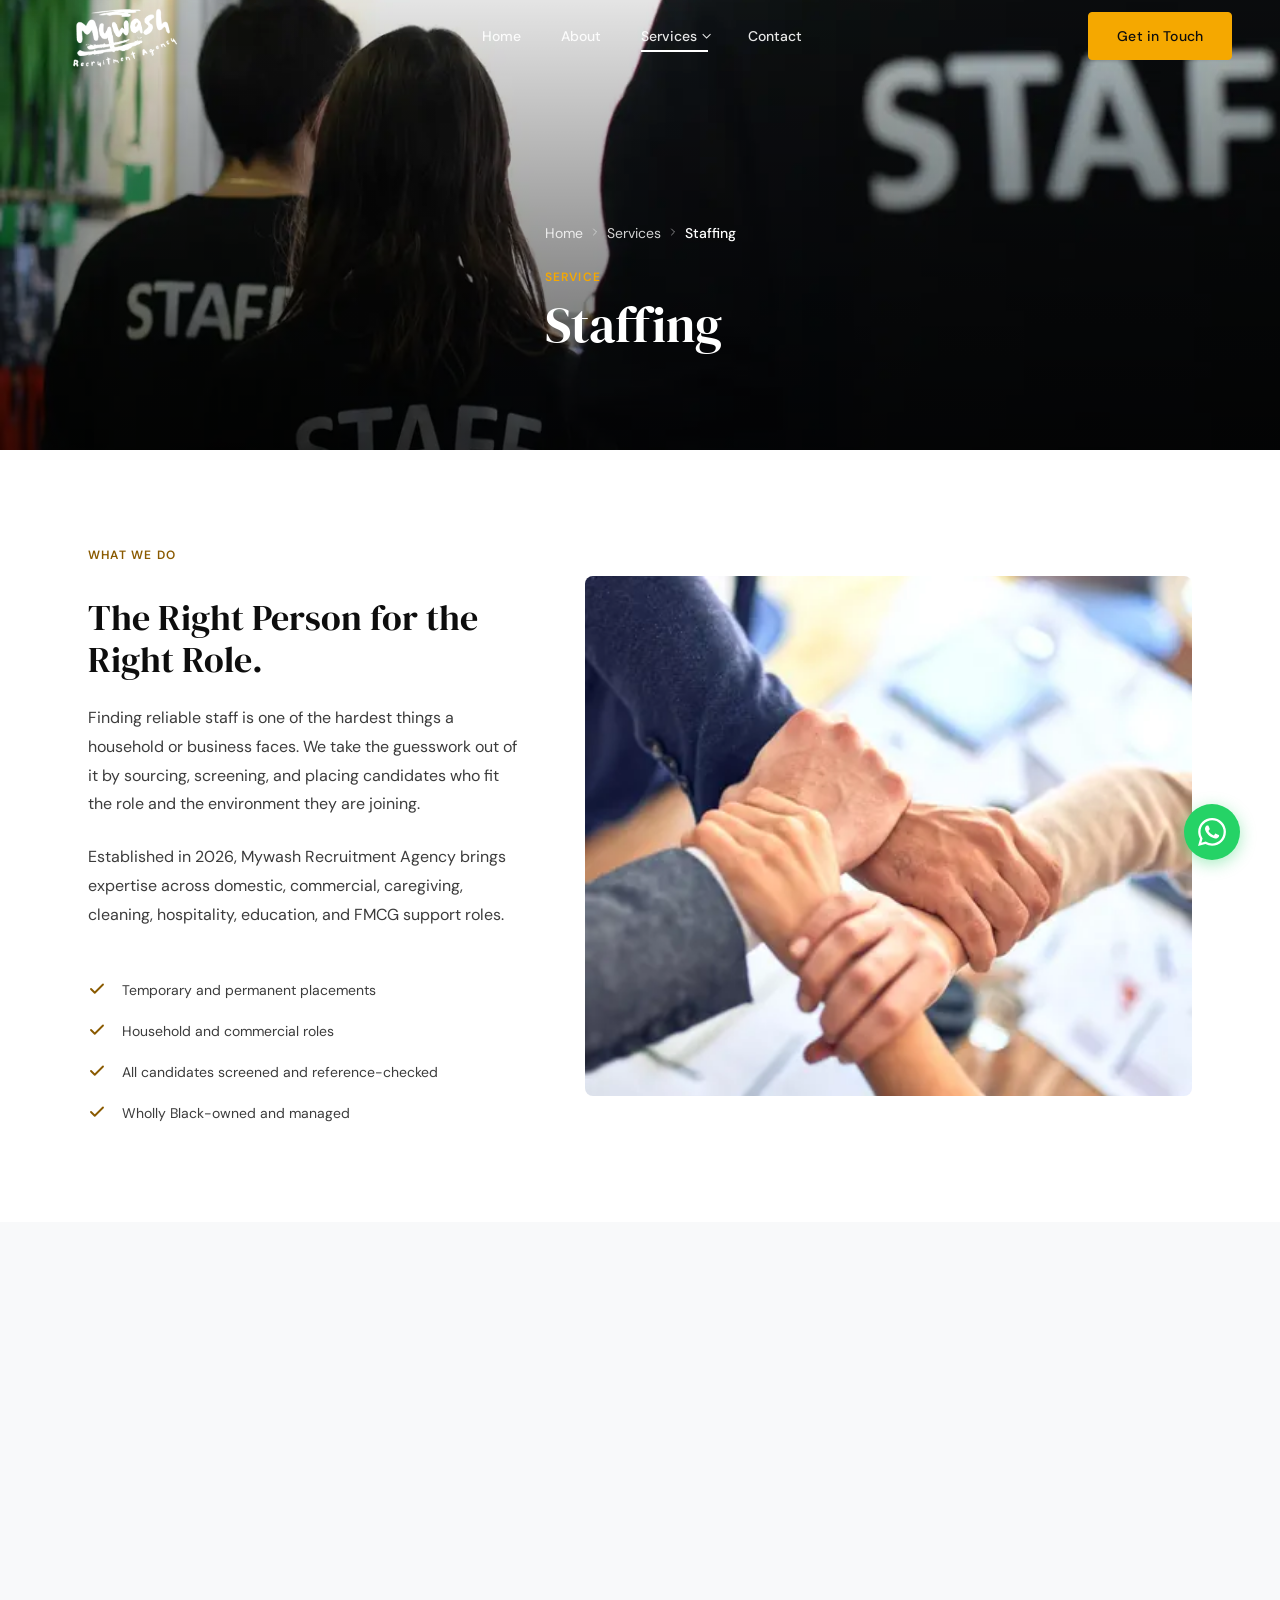
<file: services/staffing.html>
<!DOCTYPE html>
<html lang="en">
<head>
  <meta charset="UTF-8" />
  <meta name="viewport" content="width=device-width, initial-scale=1.0" />
  <title>Staffing | Mywash Recruitment Agency</title>
  <meta name="description" content="Temporary and permanent staffing in Gauteng for domestic workers, nannies, gardeners, cleaners, caregivers, general assistants, and FMCG industry roles." />
  <link rel="canonical" href="https://www.mywashrecruitment.co.za/services/staffing.html" />
  <meta name="robots" content="index, follow" />
  <meta property="og:type" content="website" />
  <meta property="og:title" content="Staffing | Mywash Recruitment Agency" />
  <meta property="og:description" content="Temporary and permanent staffing in Gauteng for domestic workers, nannies, gardeners, cleaners, caregivers, and FMCG general assistants." />
  <meta property="og:url" content="https://www.mywashrecruitment.co.za/services/staffing.html" />
  <meta property="og:image" content="https://www.mywashrecruitment.co.za/images/staffing_hero-1200.webp" />
  <meta property="og:site_name" content="Mywash Recruitment Agency" />
  <meta name="twitter:card" content="summary_large_image" />
  <meta name="twitter:title" content="Staffing | Mywash Recruitment Agency" />
  <meta name="twitter:description" content="Temporary and permanent staffing in Gauteng for domestic workers, nannies, gardeners, cleaners, caregivers, and FMCG general assistants." />
  <meta name="twitter:image" content="https://www.mywashrecruitment.co.za/images/staffing_hero-1200.webp" />
  <link rel="preconnect" href="https://fonts.googleapis.com" />
  <link rel="preconnect" href="https://fonts.gstatic.com" crossorigin />
  <link href="https://fonts.googleapis.com/css2?family=DM+Serif+Display&family=DM+Sans:wght@400;500;600&display=swap" rel="stylesheet" media="print" onload="this.media='all'" />
  <noscript><link href="https://fonts.googleapis.com/css2?family=DM+Serif+Display&family=DM+Sans:wght@400;500;600&display=swap" rel="stylesheet" /></noscript>
  <link rel="icon" type="image/png" href="/images/logo.png" />
  <link rel="apple-touch-icon" href="/images/logo.png" sizes="180x180" />
  <link rel="manifest" href="/site.webmanifest" />
  <meta name="theme-color" content="#F5A800" />

  <script type="application/ld+json">
  {
    "@context": "https://schema.org",
    "@type": "Organization",
    "name": "Mywash Recruitment Agency",
    "url": "https://www.mywashrecruitment.co.za",
    "logo": "https://www.mywashrecruitment.co.za/images/logo.png",
    "contactPoint": { "@type": "ContactPoint", "telephone": "+27730966477", "email": "info@mywashrecruitment.co.za" }
  }
  </script>
  <script type="application/ld+json">
  {
    "@context": "https://schema.org",
    "@type": "BreadcrumbList",
    "itemListElement": [
      { "@type": "ListItem", "position": 1, "name": "Home", "item": "https://www.mywashrecruitment.co.za/" },
      { "@type": "ListItem", "position": 2, "name": "Services", "item": "https://www.mywashrecruitment.co.za/#services" },
      { "@type": "ListItem", "position": 3, "name": "Staffing", "item": "https://www.mywashrecruitment.co.za/services/staffing.html" }
    ]
  }
  </script>
  <script type="application/ld+json">
  {
    "@context": "https://schema.org",
    "@type": "FAQPage",
    "mainEntity": [
      {
        "@type": "Question",
        "name": "Do you place temporary and permanent staff?",
        "acceptedAnswer": { "@type": "Answer", "text": "Yes. We place both temporary and permanent staff across our staffing categories, including domestic workers, nannies, gardeners, cleaners, caregivers, handymen, and FMCG general assistants." }
      },
      {
        "@type": "Question",
        "name": "Do you supply domestic workers and nannies?",
        "acceptedAnswer": { "@type": "Answer", "text": "Yes. We source and screen domestic workers, nannies, and childminders for private households across Gauteng. All candidates are reference-checked before placement." }
      },
      {
        "@type": "Question",
        "name": "Do you recruit for the FMCG industry?",
        "acceptedAnswer": { "@type": "Answer", "text": "Yes. Our Managing Director has over 10 years of FMCG recruitment experience. We supply general assistants and other operational staff to FMCG companies across Gauteng." }
      }
    ]
  }
  </script>

  <link rel="preload" as="image" href="/images/staffing_hero-900.webp" imagesrcset="/images/staffing_hero-900.webp 900w, /images/staffing_hero-1200.webp 1200w" imagesizes="100vw" type="image/webp" fetchpriority="high" />
  <link rel="stylesheet" href="/css/main.css" />
  <style>
    /* Staffing type cards - two column audience split */
    .audience-split {
      display: grid;
      grid-template-columns: 1fr;
      gap: var(--space-lg);
    }
    @media (min-width: 768px) {
      .audience-split { grid-template-columns: 1fr 1fr; }
    }

    .audience-col {
      border: 1px solid var(--color-border);
      border-radius: var(--radius-card);
      overflow: hidden;
    }

    .audience-col__header {
      padding: var(--space-md) var(--space-lg);
      display: flex;
      align-items: center;
      gap: var(--space-sm);
    }

    .audience-col--household .audience-col__header {
      background-color: var(--color-primary);
    }

    .audience-col--business .audience-col__header {
      background-color: var(--color-secondary);
    }

    .audience-col__header-title {
      font-size: var(--text-body);
      font-weight: 600;
      color: var(--color-white);
      font-family: var(--font-body);
    }

    .audience-col--household .audience-col__header-title {
      color: var(--color-text-primary);
    }

    .audience-col__header-icon {
      width: 28px;
      height: 28px;
      flex-shrink: 0;
    }

    .audience-col--household .audience-col__header-icon { color: var(--color-text-primary); }
    .audience-col--business .audience-col__header-icon  { color: var(--color-white); }

    .audience-col__body {
      padding: var(--space-lg);
      background: var(--color-white);
    }

    .audience-col__body p {
      font-size: var(--text-small);
      color: var(--color-text-body);
      line-height: var(--leading-loose);
      margin-bottom: var(--space-md);
    }

    .staffing-cta-split {
      display: flex;
      flex-direction: column;
    }

    .staffing-cta-split .photo-panel {
      min-height: 68vh;
      flex: 1 1 0;
    }

    @media (min-width: 768px) {
      .staffing-cta-split {
        flex-direction: row;
      }

      .staffing-cta-split .photo-panel {
        min-width: 0;
      }
    }

    /* Role pill list */
    .role-list {
      display: flex;
      flex-direction: column;
      gap: var(--space-sm);
    }

    .role-list__item {
      display: flex;
      align-items: center;
      gap: var(--space-sm);
      padding: 0.625rem var(--space-md);
      background: var(--color-surface);
      border-radius: var(--radius-btn);
      font-size: var(--text-small);
      font-weight: 500;
      color: var(--color-text-primary);
      border: 1px solid var(--color-border);
    }

    .role-list__item-dot {
      width: 8px;
      height: 8px;
      border-radius: 50%;
      background-color: var(--color-primary);
      flex-shrink: 0;
    }

    /* Process timeline - horizontal on desktop */
    .timeline {
      display: flex;
      flex-direction: column;
      gap: 0;
      position: relative;
    }

    .timeline__item {
      display: flex;
      gap: var(--space-md);
      padding-bottom: var(--space-lg);
      position: relative;
    }

    .timeline__item:not(:last-child)::before {
      content: '';
      position: absolute;
      left: 19px;
      top: 40px;
      width: 2px;
      height: calc(100% - 40px);
      background: var(--color-border);
    }

    .timeline__dot {
      width: 40px;
      height: 40px;
      border-radius: 50%;
      background: var(--color-primary);
      display: flex;
      align-items: center;
      justify-content: center;
      flex-shrink: 0;
      font-family: var(--font-display);
      font-size: var(--text-body);
      font-weight: 700;
      color: var(--color-text-primary);
      position: relative;
      z-index: 1;
    }

    .timeline__content {
      padding-top: 0.5rem;
    }

    .timeline__title {
      font-size: var(--text-body);
      font-weight: 600;
      color: var(--color-text-primary);
      font-family: var(--font-body);
      margin-bottom: 0.25rem;
    }

    .timeline__text {
      font-size: var(--text-small);
      color: var(--color-text-body);
      line-height: var(--leading-loose);
    }

    @media (min-width: 1024px) {
      .timeline {
        flex-direction: row;
        gap: 0;
        align-items: flex-start;
      }

      .timeline__item {
        flex: 1;
        flex-direction: column;
        align-items: center;
        text-align: center;
        padding-bottom: 0;
        padding-right: var(--space-sm);
      }

      .timeline__item:not(:last-child)::before {
        left: 50%;
        top: 19px;
        width: calc(100% - 40px);
        height: 2px;
      }
    }
  </style>
</head>
<body>

  <a href="#main-content" class="skip-link">Skip to main content</a>

  <header>
    <nav class="nav nav--transparent" aria-label="Main navigation">
      <div class="nav__inner">
        <a href="/" class="nav__logo" aria-label="Mywash Recruitment Agency - Home">
          <img src="/images/logo.png" alt="Mywash Recruitment Agency logo" class="nav__logo-img" width="382" height="120" />
        </a>
        <ul class="nav__links" role="list">
          <li><a href="/" class="nav__link">Home</a></li>
          <li><a href="/about.html" class="nav__link">About</a></li>
          <li class="nav__dropdown">
            <a href="#" class="nav__link is-active" aria-haspopup="true">Services</a>
            <ul class="nav__dropdown-menu" role="list">
              <li><a href="/services/travel-management.html" class="nav__dropdown-item">Travel Management</a></li>
              <li><a href="/services/property-management.html" class="nav__dropdown-item">Property Management</a></li>
              <li><a href="/services/cleaning-services.html" class="nav__dropdown-item">Cleaning Services</a></li>
              <li><a href="/services/staffing.html" class="nav__dropdown-item">Staffing</a></li>
            </ul>
          </li>
          <li><a href="/contact.html" class="nav__link">Contact</a></li>
        </ul>
        <a href="/contact.html" class="btn btn--primary nav__cta">Get in Touch</a>
        <button type="button" class="nav__hamburger" aria-label="Open menu" aria-expanded="false" aria-controls="mobile-drawer">
          <span class="nav__hamburger-line"></span>
          <span class="nav__hamburger-line"></span>
          <span class="nav__hamburger-line"></span>
        </button>
      </div>
    </nav>
    <div class="nav__drawer" id="mobile-drawer" role="dialog" aria-label="Mobile navigation" aria-modal="true">
      <button type="button" class="nav__drawer-close" aria-label="Close menu"><svg width="24" height="24" viewBox="0 0 24 24" fill="none" stroke="currentColor" stroke-width="2" stroke-linecap="round" stroke-linejoin="round" aria-hidden="true"><line x1="18" y1="6" x2="6" y2="18"/><line x1="6" y1="6" x2="18" y2="18"/></svg></button>
      <nav aria-label="Mobile navigation">
        <ul class="nav__drawer-links" role="list">
          <li><a href="/" class="nav__drawer-link">Home</a></li>
          <li><a href="/about.html" class="nav__drawer-link">About</a></li>
          <li>
            <span class="nav__drawer-sublabel">Services</span>
            <a href="/services/travel-management.html" class="nav__drawer-sublink">Travel Management</a>
            <a href="/services/property-management.html" class="nav__drawer-sublink">Property Management</a>
            <a href="/services/cleaning-services.html" class="nav__drawer-sublink">Cleaning Services</a>
            <a href="/services/staffing.html" class="nav__drawer-sublink">Staffing</a>
          </li>
          <li><a href="/contact.html" class="nav__drawer-link">Contact</a></li>
        </ul>
      </nav>
      <div class="nav__drawer-cta"><a href="/contact.html" class="btn btn--primary">Get in Touch</a></div>
    </div>
    <div class="nav__overlay" aria-hidden="true"></div>
  </header>

  <main id="main-content">

    <!-- PAGE HERO -->
    <section class="page-hero page-hero--md" aria-label="Staffing hero">
      <picture class="page-hero__bg">
        <source srcset="/images/staffing_hero-900.webp 900w, /images/staffing_hero-1200.webp 1200w" sizes="100vw" type="image/webp" />
        <img src="/images/staffing_hero-1200.webp" alt="Diverse group of professionals in a modern workplace environment" width="1200" height="800" fetchpriority="high" decoding="async" />
      </picture>
      <div class="container">
        <div class="page-hero__content">
          <nav aria-label="Breadcrumb">
            <ol class="breadcrumb">
              <li class="breadcrumb__item"><a href="/" class="breadcrumb__link">Home</a><span class="breadcrumb__sep" aria-hidden="true"><svg width="12" height="12" viewBox="0 0 24 24" fill="none" stroke="currentColor" stroke-width="2" stroke-linecap="round" stroke-linejoin="round"><polyline points="9 18 15 12 9 6"/></svg></span></li>
              <li class="breadcrumb__item"><a href="/#services" class="breadcrumb__link">Services</a><span class="breadcrumb__sep" aria-hidden="true"><svg width="12" height="12" viewBox="0 0 24 24" fill="none" stroke="currentColor" stroke-width="2" stroke-linecap="round" stroke-linejoin="round"><polyline points="9 18 15 12 9 6"/></svg></span></li>
              <li class="breadcrumb__item"><span class="breadcrumb__current">Staffing</span></li>
            </ol>
          </nav>
          <span class="label page-hero__label">Service</span>
          <h1 class="page-hero__title">Staffing</h1>
        </div>
      </div>
    </section>

    <!-- INTRO -->
    <section class="section-pad" aria-labelledby="staffing-intro-heading">
      <div class="container">
        <div class="two-col">
          <div class="two-col__content reveal">
            <span class="label">What We Do</span>
            <h2 id="staffing-intro-heading">The Right Person for the Right Role.</h2>
            <p>Finding reliable staff is one of the hardest things a household or business faces. We take the guesswork out of it by sourcing, screening, and placing candidates who fit the role and the environment they are joining.</p>
            <p>Established in 2026, Mywash Recruitment Agency brings expertise across domestic, commercial, caregiving, cleaning, hospitality, education, and FMCG support roles.</p>
            <ul class="checklist mt-md" role="list">
              <li class="checklist__item"><svg class="checklist__icon" viewBox="0 0 24 24" fill="none" stroke="currentColor" stroke-width="2.5" stroke-linecap="round" stroke-linejoin="round" aria-hidden="true"><polyline points="20 6 9 17 4 12"/></svg>Temporary and permanent placements</li>
              <li class="checklist__item"><svg class="checklist__icon" viewBox="0 0 24 24" fill="none" stroke="currentColor" stroke-width="2.5" stroke-linecap="round" stroke-linejoin="round" aria-hidden="true"><polyline points="20 6 9 17 4 12"/></svg>Household and commercial roles</li>
              <li class="checklist__item"><svg class="checklist__icon" viewBox="0 0 24 24" fill="none" stroke="currentColor" stroke-width="2.5" stroke-linecap="round" stroke-linejoin="round" aria-hidden="true"><polyline points="20 6 9 17 4 12"/></svg>All candidates screened and reference-checked</li>
              <li class="checklist__item"><svg class="checklist__icon" viewBox="0 0 24 24" fill="none" stroke="currentColor" stroke-width="2.5" stroke-linecap="round" stroke-linejoin="round" aria-hidden="true"><polyline points="20 6 9 17 4 12"/></svg>Wholly Black-owned and managed</li>
            </ul>
          </div>
          <div class="two-col__media reveal">
            <img
              src="/images/staffing_intro.webp"
              alt="Recruitment consultant interviewing a job candidate in a professional office setting"
              width="800" height="520" loading="lazy" decoding="async"
            />
          </div>
        </div>
      </div>
    </section>

    <!-- STAFFING CATEGORIES -->
    <section class="section-pad bg-surface" aria-labelledby="categories-heading">
      <div class="container">
        <header class="section-header reveal">
          <span class="label">Who We Place</span>
          <h2 id="categories-heading">Staffing for Households &amp; Businesses</h2>
          <p class="section-header__subtitle">We serve private households, businesses, educational facilities, hotels, and corporate clients with the same level of care and screening.</p>
        </header>

        <div class="audience-split reveal">

          <!-- Household -->
          <div class="audience-col audience-col--household">
            <div class="audience-col__header">
              <svg class="audience-col__header-icon" viewBox="0 0 24 24" fill="none" stroke="currentColor" stroke-width="2" stroke-linecap="round" stroke-linejoin="round" aria-hidden="true"><path d="M3 9l9-7 9 7v11a2 2 0 0 1-2 2H5a2 2 0 0 1-2-2z"/><polyline points="9 22 9 12 15 12 15 22"/></svg>
              <p class="audience-col__header-title">For Households</p>
            </div>
            <div class="audience-col__body">
              <p>Trusted, vetted staff for your home - placed with care and matched to your household's specific needs and routines.</p>
              <ul class="role-list" role="list">
                <li class="role-list__item"><span class="role-list__item-dot" aria-hidden="true"></span>Domestic Workers</li>
                <li class="role-list__item"><span class="role-list__item-dot" aria-hidden="true"></span>Nannies / Childminders</li>
                <li class="role-list__item"><span class="role-list__item-dot" aria-hidden="true"></span>Gardeners</li>
                <li class="role-list__item"><span class="role-list__item-dot" aria-hidden="true"></span>Handymen</li>
                <li class="role-list__item"><span class="role-list__item-dot" aria-hidden="true"></span>Caregivers</li>
              </ul>
              <div class="audience-col__cta">
                <a href="https://wa.me/27730966477" class="btn btn--primary" target="_blank" rel="noopener noreferrer">Find Household Staff</a>
              </div>
            </div>
          </div>

          <!-- Business -->
          <div class="audience-col audience-col--business">
            <div class="audience-col__header">
              <svg class="audience-col__header-icon" viewBox="0 0 24 24" fill="none" stroke="currentColor" stroke-width="2" stroke-linecap="round" stroke-linejoin="round" aria-hidden="true"><rect x="2" y="7" width="20" height="14" rx="2" ry="2"/><path d="M16 21V5a2 2 0 0 0-2-2h-4a2 2 0 0 0-2 2v16"/></svg>
              <p class="audience-col__header-title">For Businesses</p>
            </div>
            <div class="audience-col__body">
              <p>Operational, cleaning, and general staff for businesses in the FMCG sector and beyond. Temporary cover or permanent additions to your workforce.</p>
              <ul class="role-list" role="list">
                <li class="role-list__item"><span class="role-list__item-dot" aria-hidden="true"></span>General Assistants - FMCG Industry</li>
                <li class="role-list__item"><span class="role-list__item-dot" aria-hidden="true"></span>Office Cleaners / Tea Staff</li>
                <li class="role-list__item"><span class="role-list__item-dot" aria-hidden="true"></span>Industrial &amp; Commercial Cleaners</li>
                <li class="role-list__item"><span class="role-list__item-dot" aria-hidden="true"></span>Corporate Cleaners</li>
                <li class="role-list__item"><span class="role-list__item-dot" aria-hidden="true"></span>Hospitality &amp; Education Support Staff</li>
                <li class="role-list__item"><span class="role-list__item-dot" aria-hidden="true"></span>Temporary Staff (short &amp; long term)</li>
                <li class="role-list__item"><span class="role-list__item-dot" aria-hidden="true"></span>Permanent Placements</li>
              </ul>
              <div class="audience-col__cta">
                <a href="mailto:hire@mywashrecruitment.co.za" class="btn btn--employer">Submit a Staffing Brief</a>
              </div>
            </div>
          </div>

        </div>
      </div>
    </section>

    <!-- HOW WE PLACE -->
    <section class="section-pad" aria-labelledby="process-heading">
      <div class="container">
        <header class="section-header reveal">
          <span class="label">Our Process</span>
          <h2 id="process-heading">From Brief to Placement</h2>
          <p class="section-header__subtitle">A clear, simple process designed to get the right person in the right role without unnecessary back-and-forth.</p>
        </header>

        <div class="timeline reveal">
          <div class="timeline__item">
            <div class="timeline__dot" aria-hidden="true">1</div>
            <div class="timeline__content">
              <p class="timeline__title">You brief us</p>
              <p class="timeline__text">Tell us the role, the environment, the hours, and what matters most to you. WhatsApp or contact form - your choice.</p>
            </div>
          </div>
          <div class="timeline__item">
            <div class="timeline__dot" aria-hidden="true">2</div>
            <div class="timeline__content">
              <p class="timeline__title">We source &amp; screen</p>
              <p class="timeline__text">We search our network, conduct interviews, and check references - only forwarding candidates who genuinely fit your brief.</p>
            </div>
          </div>
          <div class="timeline__item">
            <div class="timeline__dot" aria-hidden="true">3</div>
            <div class="timeline__content">
              <p class="timeline__title">You choose</p>
              <p class="timeline__text">We present a shortlist. You meet the candidates and make the decision. No pressure, no rushed choices.</p>
            </div>
          </div>
          <div class="timeline__item">
            <div class="timeline__dot" aria-hidden="true">4</div>
            <div class="timeline__content">
              <p class="timeline__title">They start</p>
              <p class="timeline__text">We handle the handover. And we follow up after placement to make sure everything is working as it should.</p>
            </div>
          </div>
        </div>
      </div>
    </section>

    <!-- PHOTO PANELS -->
    <div class="photo-stack photo-stack--split staffing-cta-split" role="group" aria-label="Candidate registration and hiring request options">
      <section class="photo-panel" aria-labelledby="candidates-panel-heading">
        <img src="/images/candidate_cta-1200.webp" alt="" class="photo-panel__bg" width="1200" height="800" loading="lazy" decoding="async" />
        <div class="photo-panel__content">
          <span class="label photo-panel__label">Looking for Work?</span>
          <h2 id="candidates-panel-heading" class="photo-panel__title">Register as a Candidate</h2>
          <p class="photo-panel__text">We actively place candidates across Gauteng. Send us your details and the type of role you are looking for, and we will contact you when the right opportunity comes up.</p>
          <a href="mailto:apply@mywashrecruitment.co.za" class="btn btn--primary">Register via Email</a>
        </div>
      </section>
      <section class="photo-panel" aria-labelledby="employers-panel-heading">
        <img src="/images/employer_cta-1200.webp" alt="" class="photo-panel__bg" width="1200" height="800" loading="lazy" decoding="async" />
        <div class="photo-panel__content">
          <span class="label photo-panel__label">Need to Hire?</span>
          <h2 id="employers-panel-heading" class="photo-panel__title">Let's Find Your Next Hire</h2>
          <p class="photo-panel__text">Whether it is one person or a whole team, we work quickly and carefully. Submit a brief, and we will start working on it right away.</p>
          <a href="mailto:hire@mywashrecruitment.co.za" class="btn btn--employer">Submit a Brief</a>
        </div>
      </section>
    </div>

    <!-- FAQ -->
    <section class="section-pad bg-surface" aria-labelledby="faq-heading">
      <div class="container--narrow">
        <header class="section-header reveal">
          <span class="label">Questions</span>
          <h2 id="faq-heading">Common Questions</h2>
        </header>
        <div class="faq__list reveal">
          <details class="faq__item" name="faq">
            <summary class="faq__question">
              Do you place temporary and permanent staff?
              <svg class="faq__icon" viewBox="0 0 24 24" fill="none" stroke="currentColor" stroke-width="2" stroke-linecap="round" stroke-linejoin="round" aria-hidden="true"><line x1="12" y1="5" x2="12" y2="19"/><line x1="5" y1="12" x2="19" y2="12"/></svg>
            </summary>
            <div class="faq__answer"><p>Yes. We handle both temporary and permanent placements across our staffing categories. Whether you need someone for a week or a long-term hire, we can help.</p></div>
          </details>
          <details class="faq__item" name="faq">
            <summary class="faq__question">
              Are all candidates reference-checked?
              <svg class="faq__icon" viewBox="0 0 24 24" fill="none" stroke="currentColor" stroke-width="2" stroke-linecap="round" stroke-linejoin="round" aria-hidden="true"><line x1="12" y1="5" x2="12" y2="19"/><line x1="5" y1="12" x2="19" y2="12"/></svg>
            </summary>
            <div class="faq__answer"><p>Yes. Every candidate we place goes through an interview and reference check process before we present them to you. We only forward people we would place ourselves.</p></div>
          </details>
          <details class="faq__item" name="faq">
            <summary class="faq__question">
              Do you recruit for the FMCG industry?
              <svg class="faq__icon" viewBox="0 0 24 24" fill="none" stroke="currentColor" stroke-width="2" stroke-linecap="round" stroke-linejoin="round" aria-hidden="true"><line x1="12" y1="5" x2="12" y2="19"/><line x1="5" y1="12" x2="19" y2="12"/></svg>
            </summary>
            <div class="faq__answer"><p>Yes. Our Managing Director has over 10 years of FMCG recruitment experience. We supply general assistants and other operational staff to FMCG companies across Gauteng and understand exactly what these roles demand.</p></div>
          </details>
          <details class="faq__item" name="faq">
            <summary class="faq__question">
              How do I register as a candidate?
              <svg class="faq__icon" viewBox="0 0 24 24" fill="none" stroke="currentColor" stroke-width="2" stroke-linecap="round" stroke-linejoin="round" aria-hidden="true"><line x1="12" y1="5" x2="12" y2="19"/><line x1="5" y1="12" x2="19" y2="12"/></svg>
            </summary>
            <div class="faq__answer"><p>The fastest way is to WhatsApp us with your name, the type of role you are looking for, and your location. We will capture your details and contact you when a suitable opportunity comes up.</p></div>
          </details>
        </div>
      </div>
    </section>

  </main>

  <!-- FOOTER -->
  <footer class="footer" aria-label="Site footer">
    <div class="container">
      <div class="footer__grid">
        <div class="footer__brand">
          <img src="/images/logo.png" alt="Mywash Recruitment Agency" class="footer__logo" width="319" height="100" loading="lazy" />
          <p class="footer__tagline">Bridging the gap between talented professionals and leading organisations across Gauteng, South Africa.</p>
          <div class="footer__social" role="group" aria-label="Social media links">
            <a href="https://www.facebook.com/share/1NX3bXwiZi/" class="footer__social-link" aria-label="Facebook" target="_blank" rel="noopener noreferrer"><svg width="18" height="18" viewBox="0 0 24 24" fill="currentColor" aria-hidden="true"><path d="M18 2h-3a5 5 0 0 0-5 5v3H7v4h3v8h4v-8h3l1-4h-4V7a1 1 0 0 1 1-1h3z"/></svg></a>
            <a href="https://wa.me/27730966477" class="footer__social-link" aria-label="WhatsApp" target="_blank" rel="noopener noreferrer"><svg width="18" height="18" viewBox="0 0 24 24" fill="currentColor" aria-hidden="true"><path d="M17.472 14.382c-.297-.149-1.758-.867-2.03-.967-.273-.099-.471-.148-.67.15-.197.297-.767.966-.94 1.164-.173.199-.347.223-.644.075-.297-.15-1.255-.463-2.39-1.475-.883-.788-1.48-1.761-1.653-2.059-.173-.297-.018-.458.13-.606.134-.133.298-.347.446-.52.149-.174.198-.298.298-.497.099-.198.05-.371-.025-.52-.075-.149-.669-1.612-.916-2.207-.242-.579-.487-.5-.669-.51-.173-.008-.371-.01-.57-.01-.198 0-.52.074-.792.372-.272.297-1.04 1.016-1.04 2.479 0 1.462 1.065 2.875 1.213 3.074.149.198 2.096 3.2 5.077 4.487.709.306 1.262.489 1.694.625.712.227 1.36.195 1.871.118.571-.085 1.758-.719 2.006-1.413.248-.694.248-1.289.173-1.413-.074-.124-.272-.198-.57-.347m-5.421 7.403h-.004a9.87 9.87 0 0 1-5.031-1.378l-.361-.214-3.741.982.998-3.648-.235-.374a9.86 9.86 0 0 1-1.51-5.26c.001-5.45 4.436-9.884 9.888-9.884 2.64 0 5.122 1.03 6.988 2.898a9.825 9.825 0 0 1 2.893 6.994c-.003 5.45-4.437 9.884-9.885 9.884m8.413-18.297A11.815 11.815 0 0 0 12.05 0C5.495 0 .16 5.335.157 11.892c0 2.096.547 4.142 1.588 5.945L.057 24l6.305-1.654a11.882 11.882 0 0 0 5.683 1.448h.005c6.554 0 11.89-5.335 11.893-11.893a11.821 11.821 0 0 0-3.48-8.413z"/></svg></a>
            <a href="https://whatsapp.com/channel/0029Vb7r6QHEAKWMLTolqH0t" class="footer__social-link" aria-label="WhatsApp Channel" target="_blank" rel="noopener noreferrer"><svg width="18" height="18" viewBox="0 0 24 24" fill="none" stroke="currentColor" stroke-width="2" stroke-linecap="round" stroke-linejoin="round" aria-hidden="true"><path d="M22 2L11 13"/><path d="M22 2L15 22 11 13 2 9l20-7z"/></svg></a>
          </div>
        </div>
        <nav aria-label="Footer services navigation">
          <span class="footer__col-title">Services</span>
          <ul class="footer__links" role="list">
            <li><a href="/services/travel-management.html" class="footer__link">Travel Management</a></li>
            <li><a href="/services/property-management.html" class="footer__link">Property Management</a></li>
            <li><a href="/services/cleaning-services.html" class="footer__link">Cleaning Services</a></li>
            <li><a href="/services/staffing.html" class="footer__link">Staffing</a></li>
          </ul>
        </nav>
        <nav aria-label="Footer company navigation">
          <span class="footer__col-title">Company</span>
          <ul class="footer__links" role="list">
            <li><a href="/about.html" class="footer__link">About Us</a></li>
            <li><a href="/contact.html" class="footer__link">Contact</a></li>
            <li><a href="/privacy-policy.html" class="footer__link">Privacy Policy</a></li>
          </ul>
        </nav>
        <div>
          <span class="footer__col-title">Get in Touch</span>
          <address>
            <div class="footer__contact-item"><svg class="footer__contact-icon" viewBox="0 0 24 24" fill="none" stroke="currentColor" stroke-width="2" stroke-linecap="round" stroke-linejoin="round" aria-hidden="true"><path d="M21 10c0 7-9 13-9 13s-9-6-9-13a9 9 0 0 1 18 0z"/><circle cx="12" cy="10" r="3"/></svg><span>Gauteng, South Africa</span></div>
            <div class="footer__contact-item"><svg class="footer__contact-icon" viewBox="0 0 24 24" fill="none" stroke="currentColor" stroke-width="2" stroke-linecap="round" stroke-linejoin="round" aria-hidden="true"><path d="M22 16.92v3a2 2 0 0 1-2.18 2 19.79 19.79 0 0 1-8.63-3.07A19.5 19.5 0 0 1 4.69 12a19.79 19.79 0 0 1-3.07-8.67A2 2 0 0 1 3.77 1h3a2 2 0 0 1 2 1.72c.127.96.361 1.903.7 2.81a2 2 0 0 1-.45 2.11L8.09 8.91a16 16 0 0 0 6 6l.86-.86a2 2 0 0 1 2.11-.45c.907.339 1.85.573 2.81.7A2 2 0 0 1 22 16.92z"/></svg><a href="tel:+27730966477" class="footer__link">073 096 6477</a></div>
            <div class="footer__contact-item"><svg class="footer__contact-icon" viewBox="0 0 24 24" fill="none" stroke="currentColor" stroke-width="2" stroke-linecap="round" stroke-linejoin="round" aria-hidden="true"><path d="M4 4h16c1.1 0 2 .9 2 2v12c0 1.1-.9 2-2 2H4c-1.1 0-2-.9-2-2V6c0-1.1.9-2 2-2z"/><polyline points="22,6 12,13 2,6"/></svg><a href="mailto:info@mywashrecruitment.co.za" class="footer__link">info@mywashrecruitment.co.za</a></div>
          </address>
          <div class="footer__cta-wrap"><a href="https://wa.me/27730966477" class="btn btn--primary" target="_blank" rel="noopener noreferrer">WhatsApp Us</a></div>
        </div>
      </div>
      <div class="footer__bottom">
        <p class="footer__copy">&copy; <span class="js-year"></span> Mywash Recruitment Agency. Reg: K2026/125236/07. All rights reserved.</p>
        <nav class="footer__legal-links" aria-label="Legal links"><a href="/privacy-policy.html" class="footer__legal-link">Privacy Policy</a></nav>
      </div>
    </div>
  </footer>

  <a href="https://wa.me/27730966477" class="whatsapp-float" aria-label="Chat with us on WhatsApp" target="_blank" rel="noopener noreferrer">
    <svg viewBox="0 0 24 24" fill="currentColor" aria-hidden="true"><path d="M17.472 14.382c-.297-.149-1.758-.867-2.03-.967-.273-.099-.471-.148-.67.15-.197.297-.767.966-.94 1.164-.173.199-.347.223-.644.075-.297-.15-1.255-.463-2.39-1.475-.883-.788-1.48-1.761-1.653-2.059-.173-.297-.018-.458.13-.606.134-.133.298-.347.446-.52.149-.174.198-.298.298-.497.099-.198.05-.371-.025-.52-.075-.149-.669-1.612-.916-2.207-.242-.579-.487-.5-.669-.51-.173-.008-.371-.01-.57-.01-.198 0-.52.074-.792.372-.272.297-1.04 1.016-1.04 2.479 0 1.462 1.065 2.875 1.213 3.074.149.198 2.096 3.2 5.077 4.487.709.306 1.262.489 1.694.625.712.227 1.36.195 1.871.118.571-.085 1.758-.719 2.006-1.413.248-.694.248-1.289.173-1.413-.074-.124-.272-.198-.57-.347m-5.421 7.403h-.004a9.87 9.87 0 0 1-5.031-1.378l-.361-.214-3.741.982.998-3.648-.235-.374a9.86 9.86 0 0 1-1.51-5.26c.001-5.45 4.436-9.884 9.888-9.884 2.64 0 5.122 1.03 6.988 2.898a9.825 9.825 0 0 1 2.893 6.994c-.003 5.45-4.437 9.884-9.885 9.884m8.413-18.297A11.815 11.815 0 0 0 12.05 0C5.495 0 .16 5.335.157 11.892c0 2.096.547 4.142 1.588 5.945L.057 24l6.305-1.654a11.882 11.882 0 0 0 5.683 1.448h.005c6.554 0 11.89-5.335 11.893-11.893a11.821 11.821 0 0 0-3.48-8.413z"/></svg>
  </a>

  <script src="/js/main.js" defer></script>
</body>
</html>
</file>
<file: css/main.css>
/* ==========================================================================
   MYWASH RECRUITMENT AGENCY - MAIN STYLESHEET
   Design system: Clean. Credible. Calm.
   Author: Sthembiso Ndlovu
   ========================================================================== */

/* ==========================================================================
   1. CSS CUSTOM PROPERTIES (DESIGN TOKENS)
   ========================================================================== */

:root {
  /* --- Brand Colors --- */
  --color-primary:       #F5A800;   /* yellow - CTAs, active states, accents */
  --color-primary-hover: #D48F00;   /* darker yellow - button hover */
  --color-primary-text:  #8A5A00;   /* WCAG AA accessible amber text on white/surface (5.4:1) */
  --color-primary-light: #FFF8E6;   /* pale yellow - hover bg, tag bg, focus halo */
  --color-secondary:     rgb(11, 29, 192);   /* deep navy - CTA banner bg, minimal accents */

  /* --- Neutral Foundation --- */
  --color-white:         #FFFFFF;   /* dominant background - 80%+ of all surfaces */
  --color-surface:       #F8F9FA;   /* subtle section differentiation only */
  --color-border:        #E8EAED;   /* dividers, card borders */
  --color-text-primary:  #0D0D0D;   /* headings */
  --color-text-body:     #3C3C3C;   /* body copy */
  --color-text-muted:    #767676;   /* captions, metadata */

  /* --- Typography --- */
  --font-display: 'DM Serif Display', Georgia, serif;
  --font-body:    'DM Sans', system-ui, sans-serif;

  /* --- Type Scale --- */
  --text-hero:   clamp(3rem, 6vw, 5rem);
  --text-h1:     clamp(2rem, 4vw, 3.25rem);
  --text-h2:     clamp(1.5rem, 3vw, 2.25rem);
  --text-h3:     clamp(1.125rem, 2vw, 1.5rem);
  --text-body:   1rem;
  --text-small:  0.875rem;
  --text-label:  0.75rem;

  /* --- Leading & Tracking --- */
  --leading-tight:  1.15;
  --leading-normal: 1.6;
  --leading-loose:  1.8;
  --tracking-label: 0.1em;

  /* --- Spacing Scale --- */
  --space-xs:  0.5rem;
  --space-sm:  1rem;
  --space-md:  1.5rem;
  --space-lg:  2.5rem;
  --space-xl:  4rem;
  --space-2xl: 6rem;
  --space-3xl: 10rem;

  /* --- Layout --- */
  --container-max:  1200px;
  --container-wide: 1440px;
  --gutter:         clamp(1.5rem, 4vw, 3rem);

  /* --- Borders & Radius --- */
  --radius-btn:  4px;
  --radius-card: 8px;

  /* --- Transitions --- */
  --ease-out:     cubic-bezier(0.25, 0.1, 0.25, 1);
  --ease-in-out:  cubic-bezier(0.4, 0, 0.6, 1);

  /* --- Z-Index Stack --- */
  --z-base:    1;
  --z-nav:     10;
  --z-dropdown:20;
  --z-drawer:  50;
  --z-modal:   100;
}

/* ==========================================================================
   2. RESET & BASE
   ========================================================================== */

*,
*::before,
*::after {
  box-sizing: border-box;
  margin: 0;
  padding: 0;
}

html {
  font-size: 16px;
  scroll-behavior: smooth;
  scroll-padding-top: 88px;
  -webkit-text-size-adjust: 100%;
}

body {
  font-family: var(--font-body);
  font-size: var(--text-body);
  line-height: var(--leading-normal);
  color: var(--color-text-body);
  background-color: var(--color-white);
  overflow-x: hidden;
  -webkit-font-smoothing: antialiased;
  -moz-osx-font-smoothing: grayscale;
}

img, video {
  max-width: 100%;
  display: block;
}

a {
  color: inherit;
  text-decoration: none;
}

ul, ol {
  list-style: none;
}

button {
  cursor: pointer;
  border: none;
  background: none;
  font-family: var(--font-body);
}

/* ==========================================================================
   3. ACCESSIBILITY
   ========================================================================== */

/* Skip link */
.skip-link {
  position: absolute;
  top: -100%;
  left: var(--space-sm);
  background: var(--color-secondary);
  color: var(--color-white);
  padding: 0.5rem 1rem;
  border-radius: var(--radius-btn);
  font-size: var(--text-small);
  font-weight: 500;
  z-index: 9999;
  transition: top 0.2s ease;
}

.skip-link:focus {
  top: var(--space-sm);
}

/* Focus rings - keyboard users only */
:focus-visible {
  outline: 2px solid var(--color-primary);
  outline-offset: 3px;
}

/* Reduced motion */
@media (prefers-reduced-motion: reduce) {
  *, *::before, *::after {
    animation-duration: 0.01ms !important;
    transition-duration: 0.01ms !important;
    scroll-behavior: auto !important;
  }
}

/* ==========================================================================
   4. TYPOGRAPHY
   ========================================================================== */

h1, h2, h3, h4 {
  font-family: var(--font-display);
  color: var(--color-text-primary);
  line-height: var(--leading-tight);
  font-weight: 400; /* DM Serif Display looks best at regular weight */
}

h1 { font-size: var(--text-h1); }
h2 { font-size: var(--text-h2); }
h3 { font-size: var(--text-h3); }

p {
  line-height: var(--leading-loose);
  color: var(--color-text-body);
}

/* Eyebrow labels */
.label {
  font-family: var(--font-body);
  font-size: var(--text-label);
  font-weight: 600;
  letter-spacing: var(--tracking-label);
  text-transform: uppercase;
  color: var(--color-primary-text);
  margin-bottom: var(--space-xs);
  display: block;
}

/* ==========================================================================
   5. LAYOUT UTILITIES
   ========================================================================== */

.container {
  max-width: var(--container-max);
  margin: 0 auto;
  padding: 0 var(--gutter);
}

.container--wide {
  max-width: var(--container-wide);
  margin: 0 auto;
  padding: 0 var(--gutter);
}

.section-pad {
  padding: var(--space-2xl) 0;
  content-visibility: auto;
  contain-intrinsic-size: 720px;
}

.section-pad--lg {
  padding: var(--space-3xl) 0;
}

/* Section header */
.section-header {
  text-align: center;
  max-width: 680px;
  margin: 0 auto var(--space-xl);
}

.section-header__title {
  margin-bottom: var(--space-sm);
}

.section-header__subtitle {
  font-size: var(--text-body);
  color: var(--color-text-muted);
  line-height: var(--leading-loose);
}

.section-footer {
  display: flex;
  flex-wrap: wrap;
  justify-content: center;
  gap: var(--space-sm);
  margin-top: var(--space-lg);
  text-align: center;
}

/* Surface variation */
.bg-surface {
  background-color: var(--color-surface);
}

.bg-white {
  background-color: var(--color-white);
}

/* ==========================================================================
   6. BUTTONS
   ========================================================================== */

.btn {
  display: inline-flex;
  align-items: center;
  gap: 0.5rem;
  padding: 0.75rem 1.75rem;
  font-family: var(--font-body);
  font-size: var(--text-small);
  font-weight: 500;
  border-radius: var(--radius-btn);
  transition: background-color 0.25s var(--ease-out),
              border-color 0.25s var(--ease-out),
              transform 0.2s var(--ease-out);
  white-space: nowrap;
  letter-spacing: 0.01em;
  cursor: pointer;
  text-decoration: none;
}

/* Primary button */
.btn--primary {
  background-color: var(--color-primary);
  color: var(--color-text-primary);
  border: 1.5px solid var(--color-primary);
}

.btn--primary:hover {
  background-color: var(--color-primary-hover);
  border-color: var(--color-primary-hover);
  transform: translateY(-1px);
}

/* Ghost button (on white bg) */
.btn--ghost {
  background-color: transparent;
  color: var(--color-primary-text);
  border: 1.5px solid var(--color-primary-hover);
}

.btn--ghost:hover {
  background-color: var(--color-primary-light);
}

/* Ghost-white (on dark/image backgrounds) */
.btn--ghost-white {
  background-color: transparent;
  color: var(--color-white);
  border: 1.5px solid var(--color-white);
}

.btn--ghost-white:hover {
  background-color: rgba(255, 255, 255, 0.15);
}

.btn--employer {
  background-color: var(--color-secondary);
  color: var(--color-white);
  border: 1.5px solid var(--color-secondary);
}

.btn--employer:hover {
  background-color: #07147A;
  border-color: #07147A;
  transform: translateY(-1px);
}

/* Text link */
.btn--text {
  padding: 0.25rem 0;
  background: none;
  border: none;
  color: var(--color-secondary);
  font-size: var(--text-small);
  font-weight: 600;
  display: inline-flex;
  align-items: center;
  gap: 0.375rem;
}

.btn--text:hover {
  text-decoration: underline;
}

/* ==========================================================================
   7. NAVIGATION
   ========================================================================== */

.nav {
  position: fixed;
  top: 0;
  left: 0;
  right: 0;
  z-index: var(--z-nav);
  transition: background-color 0.35s var(--ease-out),
              backdrop-filter 0.35s var(--ease-out),
              border-color 0.35s var(--ease-out),
              box-shadow 0.35s var(--ease-out);
  border-bottom: 1px solid transparent;
}

/* Transparent state - over hero */
.nav--transparent {
  background-color: transparent;
}

/* Scrolled state */
.nav--scrolled {
  background-color: rgba(255, 255, 255, 0.95);
  backdrop-filter: blur(12px);
  -webkit-backdrop-filter: blur(12px);
  border-bottom-color: var(--color-border);
}

.nav__inner {
  display: flex;
  align-items: center;
  justify-content: space-between;
  height: 72px;
  padding: 0 var(--gutter);
  max-width: var(--container-wide);
  margin: 0 auto;
}

/* Logo */
.nav__logo {
  display: flex;
  align-items: center;
  flex-shrink: 0;
}

.nav__logo-img {
  height: 75px;
  width: auto;
  max-width: 200px;
  object-fit: contain;
  transition: filter 0.35s var(--ease-out);
}

/* Logo on dark (transparent nav over hero) */
.nav--transparent .nav__logo-img {
  filter: brightness(0) invert(1);
}

.nav--scrolled .nav__logo-img {
  filter: none;
}

/* Desktop nav links */
.nav__links {
  display: none;
  align-items: center;
  gap: var(--space-lg);
}

.nav__link {
  font-size: var(--text-small);
  font-weight: 500;
  color: var(--color-text-primary);
  transition: color 0.2s ease;
  position: relative;
}

.nav__link::after {
  content: '';
  position: absolute;
  bottom: -4px;
  left: 0;
  width: 0;
  height: 2px;
  background-color: var(--color-primary);
  transition: width 0.25s var(--ease-out);
}

.nav__link:hover::after,
.nav__link.is-active::after {
  width: 100%;
}

/* Nav link color on transparent nav */
.nav--transparent .nav__link {
  color: rgba(255, 255, 255, 0.9);
}

.nav--transparent .nav__link::after {
  background-color: var(--color-white);
}

/* Services dropdown */
.nav__dropdown {
  position: relative;
}

.nav__dropdown > .nav__link {
  display: inline-flex;
  align-items: center;
  gap: 0.35rem;
}

.nav__dropdown > .nav__link::before {
  content: '';
  order: 2;
  width: 0.4rem;
  height: 0.4rem;
  border-right: 1.5px solid currentColor;
  border-bottom: 1.5px solid currentColor;
  transform: rotate(45deg) translateY(-2px);
  transition: transform 0.2s var(--ease-out);
}

.nav__dropdown.is-open > .nav__link::before,
.nav__dropdown:hover > .nav__link::before,
.nav__dropdown:focus-within > .nav__link::before {
  transform: rotate(225deg) translate(-2px, -1px);
}

.nav__dropdown-menu {
  display: none;
  position: absolute;
  top: 100%;
  left: 50%;
  transform: translateX(-50%);
  background: var(--color-white);
  border: 1px solid var(--color-border);
  border-radius: var(--radius-card);
  min-width: 220px;
  padding: var(--space-xs) 0;
  box-shadow: 0 8px 24px rgba(0, 0, 0, 0.08);
  z-index: var(--z-dropdown);
}

.nav__dropdown:hover .nav__dropdown-menu,
.nav__dropdown:focus-within .nav__dropdown-menu,
.nav__dropdown.is-open .nav__dropdown-menu {
  display: block;
}

.nav__dropdown-item {
  display: block;
  padding: 0.625rem var(--space-md);
  font-size: var(--text-small);
  font-weight: 400;
  color: var(--color-text-body);
  transition: background-color 0.15s ease, color 0.15s ease;
}

.nav__dropdown-item:hover {
  background-color: var(--color-primary-light);
  color: var(--color-text-primary);
}

/* Nav CTA button */
.nav__cta {
  display: none;
}

/* Hamburger - mobile only */
.nav__hamburger {
  display: flex;
  flex-direction: column;
  justify-content: center;
  gap: 5px;
  width: 44px;
  height: 44px;
  padding: 8px;
  cursor: pointer;
  background: none;
  border: none;
  z-index: var(--z-drawer);
}

.nav__hamburger-line {
  display: block;
  width: 22px;
  height: 2px;
  background-color: var(--color-text-primary);
  border-radius: 2px;
  transition: transform 0.3s var(--ease-out), opacity 0.3s var(--ease-out);
}

/* Hamburger line color on transparent nav */
.nav--transparent .nav__hamburger-line {
  background-color: var(--color-white);
}

/* Hamburger open state */
.nav__hamburger.is-open .nav__hamburger-line:nth-child(1) {
  transform: translateY(7px) rotate(45deg);
}

.nav__hamburger.is-open .nav__hamburger-line:nth-child(2) {
  opacity: 0;
}

.nav__hamburger.is-open .nav__hamburger-line:nth-child(3) {
  transform: translateY(-7px) rotate(-45deg);
}

/* Mobile drawer */
.nav__drawer {
  position: fixed;
  top: 0;
  right: 0;
  width: 100%;
  max-width: 360px;
  height: 100%;
  background-color: var(--color-white);
  z-index: var(--z-drawer);
  transform: translateX(100%);
  transition: transform 0.3s var(--ease-out);
  display: flex;
  flex-direction: column;
  padding: var(--space-xl) var(--space-lg);
  overflow-y: auto;
}

.nav__drawer.is-open {
  transform: translateX(0);
}

.nav__drawer-close {
  position: absolute;
  top: var(--space-md);
  right: var(--space-md);
  width: 44px;
  height: 44px;
  display: flex;
  align-items: center;
  justify-content: center;
  color: var(--color-text-primary);
}

.nav__drawer-links {
  margin-top: var(--space-xl);
  display: flex;
  flex-direction: column;
  gap: var(--space-sm);
}

.nav__drawer-link {
  font-size: 1.125rem;
  font-weight: 500;
  color: var(--color-text-primary);
  padding: var(--space-xs) 0;
  border-bottom: 1px solid var(--color-border);
  display: block;
  transition: color 0.2s ease;
}

.nav__drawer-link:hover {
  color: var(--color-primary);
}

.nav__drawer-sublabel {
  font-size: var(--text-label);
  font-weight: 600;
  letter-spacing: var(--tracking-label);
  text-transform: uppercase;
  color: var(--color-text-muted);
  margin-top: var(--space-md);
  margin-bottom: var(--space-xs);
  display: block;
}

.nav__drawer-sublink {
  font-size: var(--text-small);
  color: var(--color-text-body);
  padding: 0.625rem 0;
  min-height: 44px;
  display: flex;
  align-items: center;
  transition: color 0.2s ease;
}

.nav__drawer-sublink:hover {
  color: var(--color-primary);
}

.nav__drawer-cta {
  margin-top: auto;
  padding-top: var(--space-lg);
}

.nav__drawer-cta .btn {
  width: 100%;
  justify-content: center;
}

/* Drawer overlay */
.nav__overlay {
  position: fixed;
  inset: 0;
  background-color: rgba(0, 0, 0, 0.4);
  z-index: calc(var(--z-drawer) - 1);
  opacity: 0;
  pointer-events: none;
  transition: opacity 0.3s var(--ease-out);
}

.nav__overlay.is-open {
  opacity: 1;
  pointer-events: all;
}

/* Desktop nav - show links and CTA */
@media (min-width: 1024px) {
  .nav__links {
    display: flex;
  }

  .nav__cta {
    display: inline-flex;
  }

  .nav__hamburger {
    display: none;
  }
}

/* ==========================================================================
   8. HERO SECTION
   ========================================================================== */

.hero {
  position: relative;
  min-height: 100dvh;
  display: flex;
  align-items: center;
  overflow: hidden;
}

.hero__bg {
  position: absolute;
  inset: 0;
  display: block;
  overflow: hidden;
  z-index: 0;
}

.hero__bg img,
.page-hero__bg img {
  width: 100%;
  height: 100%;
  object-fit: cover;
  display: block;
}

.hero__bg img {
  object-position: center top;
}

/* Dark gradient overlay for text legibility */
.hero__bg::after {
  content: '';
  position: absolute;
  inset: 0;
  background: linear-gradient(to bottom, rgba(0,0,0,0.1), rgba(0,0,0,0.55));
}

.hero__content {
  position: relative;
  z-index: 1;
  width: 100%;
  padding: var(--space-3xl) var(--gutter) var(--space-2xl);
  max-width: var(--container-max);
  margin: 0 auto;
  text-align: center;
}

.hero__label {
  color: var(--color-primary);
  margin-bottom: var(--space-sm);
}

.hero__title {
  font-size: var(--text-h1);
  color: var(--color-white);
  margin-bottom: var(--space-md);
  max-width: 760px;
  margin-left: auto;
  margin-right: auto;
}

.hero__sub {
  font-size: var(--text-h3);
  color: rgba(255, 255, 255, 0.85);
  margin-bottom: var(--space-lg);
  max-width: 560px;
  margin-left: auto;
  margin-right: auto;
  line-height: var(--leading-normal);
}

.hero__ctas {
  display: flex;
  flex-direction: column;
  gap: var(--space-sm);
  align-items: center;
}

/* Scroll indicator */
.hero__scroll {
  position: absolute;
  bottom: var(--space-lg);
  left: 50%;
  transform: translateX(-50%);
  z-index: 1;
  display: flex;
  flex-direction: column;
  align-items: center;
  gap: 0.375rem;
  color: rgba(255,255,255,0.6);
  font-size: var(--text-label);
  letter-spacing: var(--tracking-label);
  text-transform: uppercase;
  opacity: 1;
  transition: opacity 0.4s ease;
}

.hero__scroll.is-hidden {
  opacity: 0;
  pointer-events: none;
}

.hero__scroll-icon {
  animation: scrollBounce 1.8s var(--ease-in-out) infinite;
}

@keyframes scrollBounce {
  0%, 100% { transform: translateY(0); }
  50%       { transform: translateY(6px); }
}

/* Page hero (inner pages - not full height) */
.page-hero {
  position: relative;
  display: flex;
  align-items: flex-end;
  min-height: 50vh;
  overflow: hidden;
  padding-bottom: var(--space-2xl);
}

.page-hero--md {
  min-height: 50vh;
}

.page-hero--lg {
  min-height: 60vh;
}

.page-hero__bg {
  position: absolute;
  inset: 0;
  display: block;
  overflow: hidden;
  z-index: 0;
}

.page-hero__bg img {
  object-position: center;
}

.page-hero__bg::after {
  content: '';
  position: absolute;
  inset: 0;
  background: linear-gradient(to bottom, rgba(0,0,0,0.1), rgba(0,0,0,0.65));
}

.page-hero__content {
  position: relative;
  z-index: 1;
  padding: 0 var(--gutter);
  width: 100%;
  max-width: var(--container-max);
  margin: 0 auto;
}

.page-hero__label {
  color: var(--color-primary);
  margin-bottom: var(--space-xs);
}

.page-hero__title {
  font-size: var(--text-h1);
  color: var(--color-white);
  max-width: 720px;
}

@media (min-width: 1024px) {
  .hero__title {
    font-size: var(--text-hero);
  }

  .hero__ctas {
    flex-direction: row;
    justify-content: center;
  }
}

/* ==========================================================================
   9. PHOTO PANEL SECTIONS (Fixed-background crossfade)
   ========================================================================== */

.photo-stack {
  position: relative;
  content-visibility: auto;
  contain-intrinsic-size: auto 600px;
}

.photo-panel {
  position: relative;
  min-height: 72vh;
  display: flex;
  align-items: center;
  overflow: hidden;
}

.photo-panel__bg {
  position: absolute;
  inset: 0;
  width: 100%;
  height: 100%;
  object-fit: cover;
  object-position: center;
  z-index: 0;
}

.photo-panel::after {
  content: '';
  position: absolute;
  inset: 0;
  background: rgba(15, 25, 35, 0.58);
  z-index: 0;
  pointer-events: none;
}

@media (min-width: 768px) {
  .photo-stack--split {
    display: grid;
    grid-template-columns: repeat(2, minmax(0, 1fr));
  }

  .photo-stack--split .photo-panel__content {
    padding-left: var(--space-xl);
    padding-right: var(--space-xl);
  }
}

.photo-panel__content {
  position: relative;
  z-index: 1;
  padding: var(--space-2xl) var(--gutter);
  max-width: var(--container-max);
  margin: 0 auto;
  width: 100%;
  text-align: center;
}

.photo-panel__label {
  color: var(--color-primary);
  margin-bottom: var(--space-sm);
}

.photo-panel__title {
  font-size: var(--text-h1);
  color: var(--color-white);
  margin-bottom: var(--space-md);
  max-width: 600px;
  margin-left: auto;
  margin-right: auto;
}

.photo-panel__text {
  color: rgba(255, 255, 255, 0.85);
  font-size: var(--text-body);
  max-width: 500px;
  margin: 0 auto var(--space-lg);
  line-height: var(--leading-loose);
}

/* ==========================================================================
   10. STAT BAR
   ========================================================================== */

.stats {
  padding: var(--space-xl) 0;
  background-color: var(--color-white);
  border-top: 1px solid var(--color-border);
  border-bottom: 1px solid var(--color-border);
}

.stats__grid {
  display: grid;
  grid-template-columns: repeat(2, 1fr);
  gap: 0;
}

.stats__item {
  text-align: center;
  padding: var(--space-md) var(--space-sm);
  position: relative;
}

.stats__item:not(:last-child)::after {
  content: '';
  position: absolute;
  right: 0;
  top: 20%;
  height: 60%;
  width: 1px;
  background-color: var(--color-border);
}

@media (max-width: 1023px) {
  .stats__item:nth-child(even)::after {
    display: none;
  }

  .stats__item:nth-child(-n+2) {
    border-bottom: 1px solid var(--color-border);
  }
}

.stats__number {
  font-family: var(--font-display);
  font-size: var(--text-h1);
  color: var(--color-text-primary);
  line-height: 1;
  display: block;
}

.stats__number .stat-count {
  display: inline;
}

.stats__label {
  font-size: var(--text-small);
  color: var(--color-text-muted);
  margin-top: var(--space-xs);
  display: block;
}

@media (min-width: 1024px) {
  .stats__grid {
    grid-template-columns: repeat(4, 1fr);
  }
}

/* ==========================================================================
   11. SERVICE CARDS
   ========================================================================== */

.services__grid {
  display: grid;
  grid-template-columns: 1fr;
  gap: 0;
}

.service-card {
  background-color: var(--color-white);
  border: 1px solid var(--color-border);
  border-radius: 0;
  padding: var(--space-md);
  transition: border-color 0.2s ease, background-color 0.2s ease;
  display: flex;
  flex-direction: column;
  position: relative;
}

.service-card:not(:first-child) {
  margin-left: -1px;
}

.service-card:hover {
  border-color: var(--color-primary);
  background-color: var(--color-primary-light);
}

.service-card__icon {
  width: 48px;
  height: 48px;
  color: var(--color-primary);
  margin-bottom: var(--space-md);
  flex-shrink: 0;
}

.service-card__title {
  font-size: var(--text-h3);
  color: var(--color-text-primary);
  margin-bottom: var(--space-xs);
}

.service-card__text {
  font-size: var(--text-small);
  color: var(--color-text-body);
  line-height: var(--leading-loose);
  flex: 1;
  margin-bottom: var(--space-md);
}

@media (min-width: 768px) {
  .services__grid {
    grid-template-columns: repeat(2, 1fr);
  }
}

@media (min-width: 1024px) {
  .services__grid {
    grid-template-columns: repeat(4, 1fr);
  }
}

/* ==========================================================================
   12. TRAVEL PACKAGE CARDS
   ========================================================================== */

.packages__grid {
  display: grid;
  grid-template-columns: 1fr;
  gap: var(--space-md);
}

.package-card {
  position: relative;
  display: flex;
  flex-direction: column;
  background-color: var(--color-white);
  border: 1px solid var(--color-border);
  border-radius: var(--radius-card);
  overflow: hidden;
  transition: border-color 0.2s ease, box-shadow 0.2s ease;
}

.package-card::before {
  content: "";
  position: absolute;
  inset: 0 0 auto;
  height: 3px;
  background-color: var(--color-secondary);
  z-index: 2;
}

.package-card:hover {
  border-color: var(--color-primary);
  box-shadow: 0 10px 28px rgba(0, 0, 0, 0.06);
}

.package-card__media {
  position: relative;
  width: 100%;
  aspect-ratio: 4 / 5;
  background-color: var(--color-surface);
  border-bottom: 1px solid var(--color-border);
  padding: 0;
  margin-top: 3px;
  display: flex;
  align-items: center;
  justify-content: center;
  overflow: hidden;
  cursor: zoom-in;
}

.package-card__media::after {
  content: "View flyer";
  position: absolute;
  right: var(--space-xs);
  bottom: var(--space-xs);
  background-color: rgba(13, 13, 13, 0.76);
  color: var(--color-white);
  font-size: var(--text-label);
  font-weight: 500;
  padding: 0.25rem 0.625rem;
  border-radius: var(--radius-btn);
  pointer-events: none;
  backdrop-filter: blur(4px);
}

.package-card__img {
  width: 100%;
  height: 100%;
  object-fit: contain;
  transition: transform 0.35s var(--ease-out);
}

.package-card__media:hover .package-card__img,
.package-card__media:focus-visible .package-card__img {
  transform: scale(1.02);
}

.package-card__header {
  padding: var(--space-md) var(--space-md) var(--space-sm);
  border-bottom: 1px solid var(--color-border);
  color: var(--color-text-primary);
}

.package-card__date {
  font-size: var(--text-label);
  font-weight: 600;
  letter-spacing: var(--tracking-label);
  text-transform: uppercase;
  color: var(--color-secondary);
  margin-bottom: 0.25rem;
  display: block;
}

.package-card__title {
  font-size: var(--text-h3);
  color: var(--color-text-primary);
  font-family: var(--font-display);
}

.package-card__body {
  padding: var(--space-md);
  display: flex;
  flex-direction: column;
  flex: 1;
}

.package-card__includes {
  margin-bottom: var(--space-md);
  flex: 1;
}

.package-card__includes-label {
  font-size: var(--text-label);
  font-weight: 600;
  letter-spacing: var(--tracking-label);
  text-transform: uppercase;
  color: var(--color-text-muted);
  margin-bottom: var(--space-xs);
  display: block;
}

.package-card__item {
  display: flex;
  align-items: flex-start;
  gap: var(--space-xs);
  font-size: var(--text-small);
  color: var(--color-text-body);
  padding: 0.25rem 0;
  line-height: 1.45;
}

.package-card__item-icon {
  width: 16px;
  height: 16px;
  color: var(--color-primary);
  flex-shrink: 0;
  margin-top: 2px;
}

.package-card__footer {
  display: flex;
  align-items: center;
  justify-content: space-between;
  flex-wrap: wrap;
  gap: var(--space-sm);
  padding-top: var(--space-md);
  margin-top: auto;
  border-top: 1px solid var(--color-border);
}

.package-card__price {
  font-family: var(--font-display);
  font-size: var(--text-h2);
  color: var(--color-text-primary);
  line-height: 1.1;
}

.package-card__deposit {
  font-size: var(--text-label);
  color: var(--color-text-muted);
  display: block;
  margin-top: 0.15rem;
}

.package-card__pickup {
  font-size: var(--text-small);
  color: var(--color-text-muted);
  padding-top: var(--space-sm);
  display: flex;
  align-items: flex-start;
  gap: 0.375rem;
  line-height: 1.4;
}

.package-card__pickup svg {
  flex-shrink: 0;
  margin-top: 2px;
}

/* Lightbox modal for full package flyer */
.package-lightbox {
  border: none;
  border-radius: var(--radius-card);
  padding: 0;
  background: transparent;
  max-width: min(92vw, 640px);
  max-height: 90dvh;
  margin: auto;
  overflow: visible;
}

.package-lightbox::backdrop {
  background: rgba(13, 13, 13, 0.82);
  backdrop-filter: blur(4px);
}

.package-lightbox__inner {
  position: relative;
  display: flex;
  flex-direction: column;
  align-items: center;
}

.package-lightbox__img {
  max-width: 100%;
  max-height: 85dvh;
  width: auto;
  height: auto;
  border-radius: var(--radius-card);
  box-shadow: 0 20px 48px rgba(0, 0, 0, 0.45);
  background-color: var(--color-white);
}

.package-lightbox__close {
  position: absolute;
  top: -14px;
  right: -14px;
  width: 44px;
  height: 44px;
  border-radius: 50%;
  background-color: var(--color-white);
  color: var(--color-text-primary);
  border: 1px solid var(--color-border);
  box-shadow: 0 4px 12px rgba(0, 0, 0, 0.25);
  display: flex;
  align-items: center;
  justify-content: center;
  cursor: pointer;
  transition: background-color 0.2s ease, transform 0.2s ease;
}

.package-lightbox__close:hover {
  background-color: var(--color-primary);
  transform: scale(1.05);
}

@media (min-width: 640px) {
  .packages__grid {
    grid-template-columns: repeat(2, 1fr);
  }

  .package-card__header {
    padding: var(--space-lg) var(--space-lg) var(--space-md);
  }

  .package-card__body {
    padding: var(--space-lg);
  }
}

@media (min-width: 1024px) {
  .packages__grid {
    grid-template-columns: repeat(3, 1fr);
  }
}

/* ==========================================================================
   13. CONTACT FORM
   ========================================================================== */

.contact-form {
  display: flex;
  flex-direction: column;
  gap: var(--space-md);
}

.form-group {
  display: flex;
  flex-direction: column;
  gap: 0.375rem;
}

.form-label {
  font-size: var(--text-small);
  font-weight: 500;
  color: var(--color-text-primary);
}

.form-input,
.form-textarea,
.form-select {
  border: 1.5px solid var(--color-border);
  border-radius: var(--radius-btn);
  padding: 0.75rem 1rem;
  font-family: var(--font-body);
  font-size: var(--text-body);
  background: var(--color-white);
  color: var(--color-text-primary);
  transition: border-color 0.2s ease, box-shadow 0.2s ease;
  width: 100%;
  appearance: none;
  -webkit-appearance: none;
}

.form-input:focus,
.form-textarea:focus,
.form-select:focus {
  border-color: var(--color-primary);
  box-shadow: 0 0 0 3px var(--color-primary-light);
  outline: none;
}

.form-input::placeholder,
.form-textarea::placeholder {
  color: var(--color-text-muted);
}

.form-textarea {
  resize: vertical;
  min-height: 140px;
}

.form-error {
  font-size: var(--text-small);
  color: #DC2626;
}

/* ==========================================================================
   14. FAQ ACCORDION (Native <details> / <summary>)
   ========================================================================== */

.faq__list {
  display: flex;
  flex-direction: column;
  border-top: 1px solid var(--color-border);
}

.faq__item {
  border-bottom: 1px solid var(--color-border);
}

.faq__question {
  width: 100%;
  padding: var(--space-md) 0;
  display: flex;
  align-items: center;
  justify-content: space-between;
  gap: var(--space-md);
  font-size: var(--text-body);
  font-weight: 500;
  color: var(--color-text-primary);
  font-family: var(--font-body);
  cursor: pointer;
  list-style: none;
}

.faq__question::-webkit-details-marker {
  display: none;
}

.faq__icon {
  width: 20px;
  height: 20px;
  flex-shrink: 0;
  color: var(--color-primary-text);
  transition: transform 0.25s var(--ease-out);
}

.faq__item[open] .faq__icon {
  transform: rotate(45deg);
}

.faq__answer {
  padding-bottom: var(--space-md);
}

.faq__answer p {
  font-size: var(--text-small);
  color: var(--color-text-body);
  line-height: var(--leading-loose);
}

/* ==========================================================================
   15. FOOTER
   ========================================================================== */

.footer {
  background-color: var(--color-white);
  border-top: 1px solid var(--color-border);
  padding: var(--space-2xl) 0 var(--space-lg);
}

.footer__grid {
  display: grid;
  grid-template-columns: 1fr;
  gap: var(--space-xl);
  margin-bottom: var(--space-xl);
}

.footer__brand {
  max-width: 300px;
}

.footer__logo {
  height: 65px;
  width: auto;
  max-width: 180px;
  object-fit: contain;
  margin-bottom: var(--space-md);
}

.footer__tagline {
  font-size: var(--text-small);
  color: var(--color-text-muted);
  line-height: var(--leading-loose);
}

.footer__col-title {
  font-family: var(--font-body);
  font-size: var(--text-label);
  font-weight: 600;
  letter-spacing: var(--tracking-label);
  text-transform: uppercase;
  color: var(--color-text-primary);
  margin-bottom: var(--space-md);
  display: block;
}

.footer__links {
  display: flex;
  flex-direction: column;
  gap: var(--space-sm);
}

.footer__link {
  font-size: var(--text-small);
  color: var(--color-text-muted);
  transition: color 0.2s ease;
}

.footer__link:hover {
  color: var(--color-primary-text);
}

.footer__contact-item {
  display: flex;
  align-items: flex-start;
  gap: var(--space-xs);
  font-size: var(--text-small);
  color: var(--color-text-muted);
  margin-bottom: var(--space-sm);
}

.footer__contact-icon {
  width: 16px;
  height: 16px;
  color: var(--color-primary);
  flex-shrink: 0;
  margin-top: 2px;
}

.footer__bottom {
  border-top: 1px solid var(--color-border);
  padding-top: var(--space-lg);
  display: flex;
  flex-direction: column;
  gap: var(--space-sm);
  align-items: flex-start;
}

.footer__copy {
  font-size: var(--text-small);
  color: var(--color-text-muted);
}

.footer__legal-links {
  display: flex;
  gap: var(--space-md);
}

.footer__legal-link {
  font-size: var(--text-small);
  color: var(--color-text-muted);
  transition: color 0.2s ease;
}

.footer__legal-link:hover {
  color: var(--color-primary-text);
}

.footer__social {
  display: flex;
  gap: var(--space-sm);
  margin-top: var(--space-sm);
}

.footer__social-link {
  width: 44px;
  height: 44px;
  display: flex;
  align-items: center;
  justify-content: center;
  color: var(--color-text-muted);
  border: 1px solid var(--color-border);
  border-radius: 50%;
  transition: color 0.2s ease, border-color 0.2s ease;
}

.footer__social-link:hover {
  color: var(--color-primary-text);
  border-color: var(--color-primary-hover);
}

@media (min-width: 768px) {
  .footer__grid {
    grid-template-columns: repeat(2, 1fr);
  }

  .footer__bottom {
    flex-direction: row;
    justify-content: space-between;
    align-items: center;
  }
}

@media (min-width: 1024px) {
  .footer__grid {
    grid-template-columns: 2fr 1fr 1fr 1.5fr;
  }
}

/* ==========================================================================
   16. TWO-COLUMN LAYOUT (About, Contact, etc.)
   ========================================================================== */

.two-col {
  display: grid;
  grid-template-columns: 1fr;
  gap: var(--space-xl);
  align-items: center;
}

.two-col__media img {
  width: 100%;
  height: 400px;
  object-fit: cover;
  border-radius: var(--radius-card);
}

.two-col__content {
  display: flex;
  flex-direction: column;
  gap: var(--space-md);
}

.two-col__content p {
  color: var(--color-text-body);
  line-height: var(--leading-loose);
}

@media (min-width: 1024px) {
  .two-col {
    grid-template-columns: 5fr 7fr;
  }

  .two-col__media img {
    height: 520px;
  }
}

/* ==========================================================================
   17. VALUES / FEATURES GRID
   ========================================================================== */

.values__grid {
  display: grid;
  grid-template-columns: 1fr;
  gap: var(--space-lg);
}

.value-item {
  display: flex;
  gap: var(--space-md);
  align-items: flex-start;
}

.value-item__icon {
  width: 44px;
  height: 44px;
  background-color: var(--color-primary-light);
  border-radius: var(--radius-card);
  display: flex;
  align-items: center;
  justify-content: center;
  flex-shrink: 0;
  color: var(--color-primary-text);
}

.value-item__title {
  font-size: var(--text-body);
  font-weight: 600;
  color: var(--color-text-primary);
  margin-bottom: var(--space-xs);
  font-family: var(--font-body);
}

.value-item__text {
  font-size: var(--text-small);
  color: var(--color-text-body);
  line-height: var(--leading-loose);
}

@media (min-width: 768px) {
  .values__grid {
    grid-template-columns: repeat(2, 1fr);
  }
}

/* ==========================================================================
   18. BREADCRUMBS
   ========================================================================== */

.breadcrumb {
  display: flex;
  align-items: center;
  gap: 0.375rem;
  font-size: var(--text-small);
  color: var(--color-text-muted);
  padding: var(--space-md) 0;
  flex-wrap: wrap;
}

.breadcrumb__item {
  display: flex;
  align-items: center;
  gap: 0.375rem;
}

.breadcrumb__link {
  color: var(--color-text-muted);
  transition: color 0.2s ease;
}

.breadcrumb__link:hover {
  color: var(--color-primary-text);
}

.breadcrumb__sep {
  color: var(--color-border);
}

.breadcrumb__current {
  color: var(--color-text-primary);
  font-weight: 500;
}

/* High-contrast breadcrumbs inside dark image heroes */
.page-hero .breadcrumb__link {
  color: rgba(255, 255, 255, 0.82);
}

.page-hero .breadcrumb__link:hover {
  color: var(--color-primary);
}

.page-hero .breadcrumb__sep {
  color: rgba(255, 255, 255, 0.5);
}

.page-hero .breadcrumb__current {
  color: var(--color-white);
}

/* ==========================================================================
   19. REVEAL ANIMATIONS (Scroll-triggered)
   ========================================================================== */

.reveal {
  opacity: 0;
  transform: translateY(32px);
  transition: opacity 0.6s var(--ease-out), transform 0.6s var(--ease-out);
}

.reveal.is-visible {
  opacity: 1;
  transform: translateY(0);
}

.reveal-stagger > *:nth-child(1) { transition-delay: 0s; }
.reveal-stagger > *:nth-child(2) { transition-delay: 0.1s; }
.reveal-stagger > *:nth-child(3) { transition-delay: 0.2s; }
.reveal-stagger > *:nth-child(4) { transition-delay: 0.3s; }
.reveal-stagger > *:nth-child(5) { transition-delay: 0.4s; }
.reveal-stagger > *:nth-child(6) { transition-delay: 0.5s; }

/* ==========================================================================
   20. WHATSAPP FLOATING BUTTON & UTILITIES
   ========================================================================== */

.whatsapp-float {
  position: fixed;
  bottom: var(--space-lg);
  right: var(--space-lg);
  width: 56px;
  height: 56px;
  background-color: #25D366;
  border-radius: 50%;
  display: flex;
  align-items: center;
  justify-content: center;
  color: var(--color-white);
  z-index: var(--z-modal);
  box-shadow: 0 4px 16px rgba(37, 211, 102, 0.4);
  transition: transform 0.2s var(--ease-out), box-shadow 0.2s var(--ease-out);
}

.whatsapp-float:hover {
  transform: scale(1.1);
  box-shadow: 0 6px 20px rgba(37, 211, 102, 0.5);
}

.whatsapp-float svg {
  width: 28px;
  height: 28px;
}

.mt-md { margin-top: var(--space-md); }

.checklist {
  display: flex;
  flex-direction: column;
  gap: var(--space-sm);
}

.checklist__item {
  display: flex;
  align-items: flex-start;
  gap: var(--space-sm);
  font-size: var(--text-small);
  color: var(--color-text-body);
  line-height: var(--leading-loose);
}

.checklist__icon {
  width: 18px;
  height: 18px;
  color: var(--color-primary-text);
  flex-shrink: 0;
  margin-top: 2px;
}

address { font-style: normal; }

.form-note {
  font-size: var(--text-small);
  color: var(--color-text-muted);
  margin-top: var(--space-sm);
  text-align: center;
  line-height: var(--leading-loose);
}

.form-note a,
.legal-body a {
  color: var(--color-secondary);
  font-weight: 500;
}

.form-note a:hover,
.legal-body a:hover {
  text-decoration: underline;
}

.btn--full {
  width: 100%;
  justify-content: center;
}

.legal-hero__title {
  font-size: var(--text-h1);
  color: var(--color-text-primary);
  margin-bottom: var(--space-sm);
}

.contact-detail__note {
  display: block;
  font-size: var(--text-small);
  color: var(--color-text-muted);
  margin-top: 2px;
}

.footer__cta-wrap {
  margin-top: var(--space-lg);
}

.container--narrow {
  max-width: 760px;
  margin: 0 auto;
  padding: 0 var(--gutter);
}

.legal-hero__sub {
  font-size: var(--text-body);
  color: var(--color-text-muted);
  max-width: 520px;
  line-height: var(--leading-normal);
}

.audience-col__cta {
  margin-top: var(--space-lg);
}
</file>
